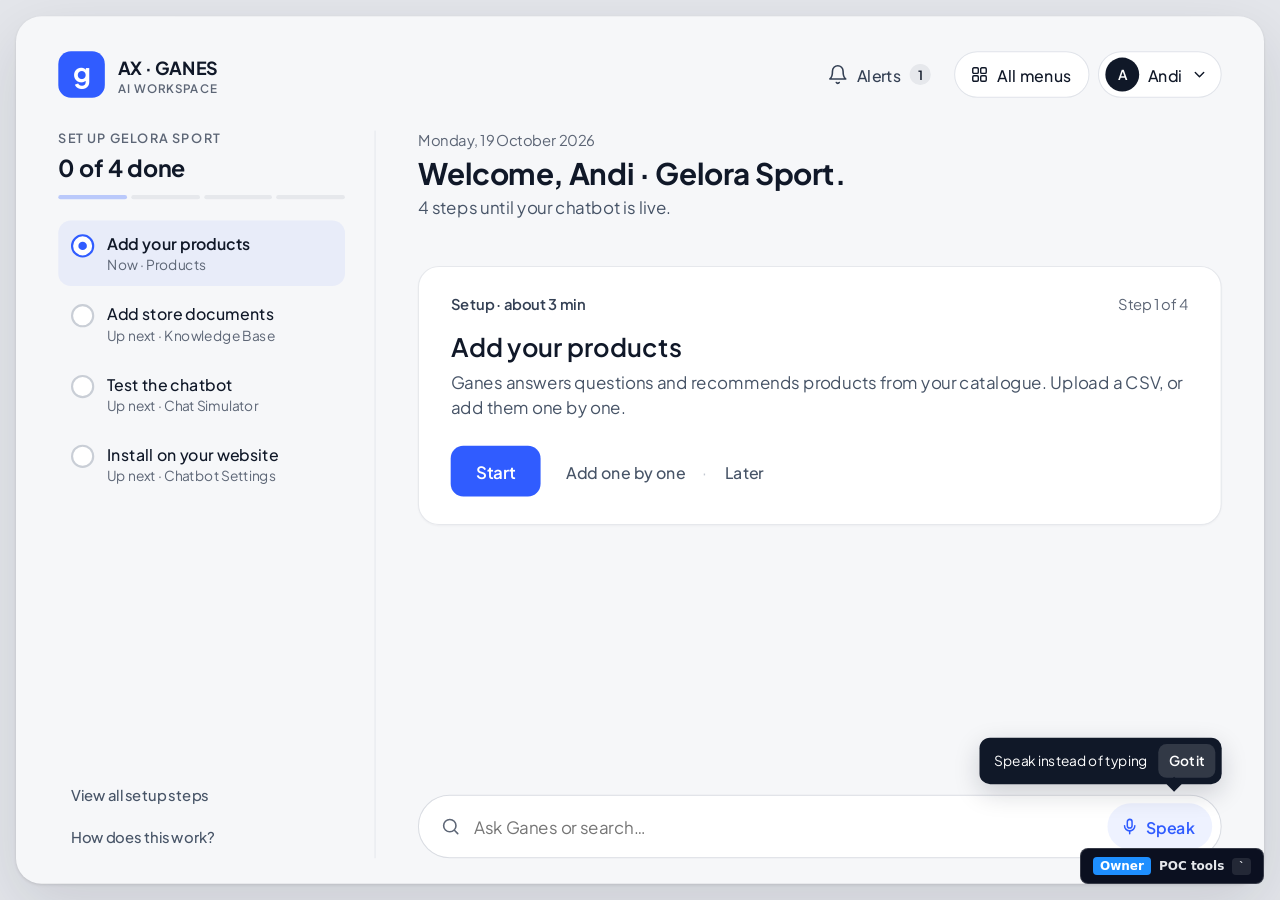
<file: index.html>
<!DOCTYPE html>
<html lang="en">
<head>
<meta charset="utf-8">
<meta name="viewport" content="width=device-width, initial-scale=1">
<title>AX GANES Home Prototype</title>
<link rel="preconnect" href="https://fonts.googleapis.com">
<link href="https://fonts.googleapis.com/css2?family=Plus+Jakarta+Sans:wght@400;500;600;700&display=swap" rel="stylesheet">
<style>
:root{
  --a:#305CFF;--a08:rgba(48,92,255,.08);--a15:rgba(48,92,255,.15);--a30:rgba(48,92,255,.3);
  --t1:#101828;--t2:#344054;--t3:#475467;--t4:#5D6676;--t5:#98A2B3;
  --bd:#E6E8EC;--bd2:#E1E4EA;--bd3:#DADDE3;--bg:#F6F7F9;--card:#FFFFFF;--red:#D92D20;--red2:#B42318;
  --desk:#E4E6EB;
}
*{box-sizing:border-box}
html,body{margin:0;height:100%}
body{background:var(--desk);font-family:'Plus Jakarta Sans',system-ui,sans-serif;color:var(--t1);overflow:hidden}
button{font-family:inherit;cursor:pointer}
[hidden]{display:none!important}

/* ---------- POC tools (same look as AX_GANES_Chat_Menus_POC) ---------- */
.pocb{position:fixed;right:16px;bottom:16px;z-index:9000;display:flex;align-items:center;gap:8px;padding:8px 12px;border-radius:8px;border:1px solid rgba(255,255,255,.18);background:#0B1020;color:#E5E7EB;font:600 12px/1 system-ui,sans-serif;cursor:pointer}
.pocb kbd,.poc kbd{font:600 11px ui-monospace,monospace;padding:2px 6px;border-radius:4px;background:rgba(255,255,255,.1);color:#E5E7EB}
.pocb .pxrl{padding:3px 7px;border-radius:4px;background:#1E8FFF;color:#fff}
.poc{position:fixed;top:0;right:0;bottom:0;width:min(360px,34vw);min-width:300px;z-index:9001;display:none;flex-direction:column;background:#0B1020;color:#C9CED8;border-left:1px solid rgba(255,255,255,.12);font:13px/1.45 system-ui,sans-serif}
.poc.on{display:flex}
.poc header{display:flex;justify-content:space-between;align-items:center;padding:12px 14px;border-bottom:1px solid rgba(255,255,255,.1)}
.poc header b{color:#fff;font-size:14px}.poc header i{font-style:normal;color:#8A8A92;margin-left:6px}
.poc header button{background:none;border:0;color:#C9CED8;font-size:20px;cursor:pointer}
.poc .pxbd{overflow:auto;flex:1}
.poc .pxpn{padding:12px 14px;border-bottom:1px solid rgba(255,255,255,.08)}
.poc h3{margin:0 0 8px;font-size:11px;letter-spacing:.06em;text-transform:uppercase;color:#8A8A92}
.poc .pxmut{color:#8A8A92;font-size:12px}
.poc .pxmut b{color:#E5E7EB}
.poc .pxrow{display:flex;flex-wrap:wrap;gap:6px;margin-top:8px}
.poc .pxcol{display:flex;flex-direction:column;gap:4px}
.poc .pxhb{padding:6px 10px;border-radius:6px;border:1px solid rgba(255,255,255,.16);background:#121933;color:#E5E7EB;font:600 12px system-ui,sans-serif;cursor:pointer;text-align:left}
.poc .pxhb:hover{border-color:rgba(255,255,255,.32)}
.poc .pxhb.pxgo,.poc .pxhb[aria-pressed=true]{background:#1E8FFF;border-color:#1E8FFF;color:#fff}
.poc .pxhb.pxdn{border-color:rgba(248,113,113,.5);color:#FCA5A5}
.poc .pxseg{display:flex;border:1px solid rgba(255,255,255,.16);border-radius:6px;overflow:hidden;margin-top:4px}
.poc .pxseg button{flex:1;padding:7px 4px;background:none;border:0;color:#C9CED8;font:600 12px system-ui,sans-serif;cursor:pointer}
.poc .pxseg button[aria-pressed=true]{background:#1E8FFF;color:#fff}
.poc label.pxl{display:block;margin:10px 0 2px;font-size:12px;color:#8A8A92}
.poc .pxguide{color:#C9CED8;font-size:12.5px;line-height:1.55}
.poc .pxguide b{color:#fff}
.poc kbd.k{display:inline-block;min-width:18px;text-align:center}
.poc .pxkv{display:flex;justify-content:space-between;gap:8px;padding:2px 0;font-size:12px}.poc .pxkv b{color:#E5E7EB;font-weight:600}
body.ax-poc-on #wrap{right:max(300px,min(360px,34vw))}

/* ---------- Tablet stage ---------- */
#wrap{position:fixed;left:0;right:0;top:0;bottom:0;display:flex;align-items:center;justify-content:center}
#tab{width:1180px;height:820px;flex:none;border-radius:24px;overflow:hidden;position:relative;background:var(--bg);box-shadow:0 1px 3px rgba(0,0,0,.12),0 20px 60px rgba(16,24,40,.12);transform-origin:center center;display:flex;flex-direction:column}

/* header */
.hd{position:relative;z-index:10;height:88px;flex:none;padding:22px 40px 0;display:flex;align-items:center;justify-content:space-between}
.brand{display:flex;align-items:center;gap:12px;background:none;border:0;padding:0;text-align:left;color:inherit}
.logo{width:44px;height:44px;border-radius:12px;background:var(--a);color:#fff;display:flex;align-items:center;justify-content:center;font-size:26px;font-weight:700;line-height:1;padding-bottom:4px}
.brand b{display:block;font-size:17px;font-weight:700}
.brand small{display:block;margin-top:2px;font-size:11px;font-weight:600;letter-spacing:.08em;color:var(--t4)}
.nav{display:flex;align-items:center;gap:8px;position:relative}
.pill{height:44px;padding:0 16px 0 14px;border-radius:22px;border:1px solid var(--bd2);background:#fff;color:var(--t1);font-size:15px;font-weight:500;display:flex;align-items:center;gap:8px}
.pill:hover{border-color:#C9CED6}
.pill[aria-expanded=true]{border-color:var(--a);background:var(--a08)}
.alerts{height:44px;padding:0 14px;display:flex;align-items:center;gap:8px;color:var(--t2);font-size:15px;font-weight:500;cursor:default;border-radius:22px;position:relative}
.badge{min-width:20px;height:20px;padding:0 6px;border-radius:10px;background:#E6E8EC;color:var(--t1);font-size:12px;font-weight:600;display:inline-flex;align-items:center;justify-content:center}
.alerts.pulse:after{content:"";position:absolute;inset:-2px;border-radius:24px;border:2px solid var(--a);animation:pl 1.4s ease-out infinite}
@keyframes pl{from{opacity:.9;transform:scale(1)}to{opacity:0;transform:scale(1.18)}}
.av{width:32px;height:32px;border-radius:16px;background:var(--t1);color:#fff;font-size:13px;font-weight:600;display:flex;align-items:center;justify-content:center;flex:none}
.me{padding:0 12px 0 6px}
.gp .dot{width:8px;height:8px;border-radius:4px;background:var(--a)}
.gp.off .dot,.gp.paused .dot{background:var(--t5)}

/* body */
.bd{flex:1;min-height:0;padding:20px 40px 24px;display:flex;position:relative}
.aside{width:300px;flex:none;padding-right:28px;border-right:1px solid var(--bd);display:flex;flex-direction:column}
.cap{font-size:12px;font-weight:600;letter-spacing:.08em;color:var(--t4);text-transform:uppercase}
.prog{margin-top:6px;font-size:22px;font-weight:700}
.segs{margin-top:12px;display:flex;gap:4px}.segs span{flex:1;height:4px;border-radius:2px;background:var(--bd);transition:background .4s}
.steps{list-style:none;margin:20px 0 0;padding:0;display:flex;flex-direction:column;gap:4px}
.steps li{display:flex;align-items:flex-start;gap:12px;padding:12px;border-radius:12px;transition:background .3s}
.steps li.cur{background:rgba(48,92,255,.07)}
.ring{width:22px;height:22px;flex:none;margin-top:1px;border-radius:11px;border:2px solid #C9CED6;background:#fff;display:flex;align-items:center;justify-content:center}
.cur .ring{border-color:var(--a)}.cur .ring:after{content:"";width:8px;height:8px;border-radius:4px;background:var(--a)}
.done .ring{border-color:var(--a);background:var(--a)}
.steps .l{display:block;font-size:15px;line-height:1.35;font-weight:500}
.steps .cur .l{font-weight:600}.steps .done .l{color:var(--t4)}
.steps .s{display:block;margin-top:2px;font-size:13px;color:var(--t4)}
.lnks{margin-top:auto;display:flex;flex-direction:column;align-items:flex-start}
.tl{height:40px;padding:0 12px;border:0;background:none;color:var(--t3);font-size:14px;font-weight:500;border-radius:10px}
.tl:hover{background:#EEF0F3;color:var(--t1)}

.main{flex:1;min-width:0;padding-left:40px;display:flex;flex-direction:column;position:relative}
.date{font-size:14px;color:var(--t4)}
h1{margin:4px 0 0;font-size:28px;line-height:1.25;font-weight:700;letter-spacing:-.01em}
.greet{margin:4px 0 0;font-size:16px;line-height:1.45;color:var(--t3)}
.donebar{height:36px;margin-top:8px;display:flex;align-items:center;gap:8px;font-size:14px}
.donebar .nx{color:var(--t4)}
.undo{margin-left:auto;height:36px;padding:0 8px;border:0;background:none;color:var(--t2);font-size:14px;font-weight:600;text-decoration:underline;text-underline-offset:3px}
.card{background:#fff;border:1px solid var(--bd);border-radius:20px;box-shadow:0 1px 2px rgba(16,24,40,.04);padding:26px 30px}
.card.anim{animation:cin .35s cubic-bezier(.2,.8,.2,1)}
@keyframes cin{from{opacity:0;transform:translateY(8px)}to{opacity:1;transform:none}}
.ctop{display:flex;align-items:center;justify-content:space-between;font-size:14px}
.tag{display:flex;align-items:center;gap:8px;font-weight:600;color:var(--t2)}
.tag.urg{color:var(--red2)}.tag.urg:before{content:"";width:8px;height:8px;border-radius:4px;background:var(--red)}
.stp{color:var(--t4)}
.card h2{margin:16px 0 0;font-size:24px;line-height:1.3;font-weight:600}
.card p{margin:6px 0 0;font-size:16px;line-height:1.5;color:var(--t3)}
.draft{margin-top:16px;background:var(--bg);border-radius:12px;padding:12px 16px}
.draft div{font-size:12px;font-weight:600;letter-spacing:.06em;color:var(--t4)}
.draft p{margin:4px 0 0!important;font-size:15px!important;color:var(--t1)!important}
.acts{margin-top:24px;display:flex;align-items:center;gap:4px}
.pri{height:48px;padding:0 24px;border:0;border-radius:12px;background:var(--a);color:#fff;font-size:16px;font-weight:600;margin-right:8px}
.pri:hover{background:#2449D8}
.sec{height:44px;padding:0 12px;border:0;background:none;color:var(--t3);font-size:15px;font-weight:500;border-radius:10px}
.sec:hover{background:#EEF0F3;color:var(--t1)}
.sepd{color:#C2C7D0}
.clr{display:flex;align-items:flex-start;gap:16px}
.ck{width:48px;height:48px;flex:none;border-radius:24px;background:var(--a08);display:flex;align-items:center;justify-content:center}
.clr h2{margin:0}.clr p{margin-top:4px}
.shh{margin-top:22px;display:flex;align-items:baseline;gap:8px}.shh b{font-size:14px}.shh span{font-size:13px;color:var(--t4)}
.shl{margin-top:8px;display:flex;flex-direction:column}
.shb{min-height:60px;padding:10px 4px;border:0;border-top:1px solid #EEF0F3;background:none;text-align:left;display:flex;align-items:center;gap:12px;border-radius:0}
.shb:hover{background:#FAFBFC}
.shb .x{flex:1;display:flex;flex-direction:column;gap:2px}.shb .x b{font-size:16px;font-weight:600}.shb .x small{font-size:13px;color:var(--t4)}
.shb .o{font-size:14px;font-weight:600;color:var(--a)}

/* ask field */
.askw{margin-top:auto;position:relative}
.ask{height:60px;border-radius:30px;background:#fff;border:1px solid var(--bd3);display:flex;align-items:center;gap:10px;padding:0 8px 0 20px;transition:border-color .15s,box-shadow .15s}
.ask:focus-within{border-color:var(--a);box-shadow:0 0 0 4px var(--a08)}
.ask.lis{border:2px solid var(--a)}
.ask input{flex:1;min-width:0;height:44px;border:0;outline:0;background:none;font-family:inherit;font-size:16px;color:var(--t1)}
.speak{height:44px;padding:0 16px 0 12px;border-radius:22px;border:0;background:var(--a08);color:var(--a);font-size:15px;font-weight:600;display:flex;align-items:center;gap:6px}
.speak.on{background:var(--a);color:#fff}
.askbtn{height:44px;padding:0 18px;border-radius:22px;border:0;background:var(--a);color:#fff;font-size:15px;font-weight:600}
.tip{position:absolute;right:0;bottom:70px;background:var(--t1);color:#fff;font-size:13px;border-radius:10px;padding:6px 6px 6px 14px;display:flex;align-items:center;gap:10px;box-shadow:0 8px 24px rgba(16,24,40,.18);animation:cin .3s}
.tip button{height:32px;padding:0 10px;border:0;border-radius:8px;background:rgba(255,255,255,.14);color:#fff;font-size:13px;font-weight:600}
.tip:after{content:"";position:absolute;right:40px;bottom:-5px;width:10px;height:10px;background:var(--t1);transform:rotate(45deg)}

/* voice panel (waveform from AX_GANES_Chat_Menus_POC) */
.vx{position:absolute;left:40px;right:0;top:108px;bottom:76px;background:var(--bg);display:flex;flex-direction:column;align-items:center;justify-content:center;text-align:center;animation:vxin .3s ease-out;z-index:4;
  --vw1:rgba(31,111,229,.85);--vw2:rgba(20,70,190,1);--vwf:rgba(31,111,229,.08);--vws:rgba(31,111,229,.55)}
@keyframes vxin{from{opacity:0;transform:translateY(14px)}to{opacity:1;transform:none}}
.vx-say{max-width:560px;min-height:3.4em;display:grid;place-items:center;font-size:26px;line-height:1.35;color:var(--t1)}
.vx-say.dim{font-size:16px;color:var(--t4)}
.vx-cv{display:block;width:560px;height:120px;margin-top:10px}
.vx-src{margin-top:4px;font-size:12px;color:var(--t4)}
.vx-ctl{display:flex;gap:10px;margin-top:14px}
.vbtn{height:44px;padding:0 16px;border-radius:22px;border:1px solid var(--bd3);background:#fff;color:var(--t2);font-size:14px;font-weight:600;display:flex;align-items:center;gap:6px}
.vbtn.p{background:var(--a);border-color:var(--a);color:#fff}
.vbtn:disabled{opacity:.4;cursor:default}

/* gesture panel + confirm bar (from Gesture.dc.html) */
.gpan{position:absolute;top:84px;right:40px;width:310px;background:#fff;border:1px solid var(--bd);border-radius:16px;box-shadow:0 16px 40px rgba(16,24,40,.14);padding:14px 14px 10px;z-index:20;animation:cin .25s}
.gpan .h{display:flex;align-items:center;justify-content:space-between;padding:0 4px 8px}
.gpan .h b{font-size:15px}.gpan .h span{font-size:12px;color:var(--t4);display:flex;align-items:center;gap:6px}
.gpan .h span i{width:8px;height:8px;border-radius:4px;background:var(--a)}
.chip{width:100%;position:relative;overflow:hidden;min-height:56px;margin-top:4px;padding:6px 8px;border-radius:12px;border:1px solid var(--bd);background:#fff;text-align:left;display:flex;align-items:center;gap:10px;user-select:none;-webkit-user-select:none;touch-action:none}
.chip.on{border-color:var(--a);background:var(--a08)}
.chip .x{display:flex;flex-direction:column;gap:1px;flex:1}.chip .x b{font-size:14px;font-weight:600}.chip .x small{font-size:12px;color:var(--t4)}
.chip kbd{font:600 11px/18px 'Plus Jakarta Sans';padding:0 6px;border:1px solid var(--bd3);border-radius:5px;color:var(--t4)}
.chip .bar{position:absolute;left:0;bottom:0;height:3px;background:var(--a);width:0}
.gpan .f{margin-top:6px;padding:4px 4px 0;display:flex;align-items:center;justify-content:space-between;font-size:13px;color:var(--t4)}
.gpan .f button{height:36px;padding:0 6px;border:0;background:none;color:var(--t3);font-size:13px;font-weight:600}
.cam{margin-top:8px;border-radius:10px;overflow:hidden;background:#0B1020;position:relative;height:120px}
.cam video{width:100%;height:100%;object-fit:cover;transform:scaleX(-1)}
.cam span{position:absolute;left:8px;bottom:6px;font-size:11px;color:#fff;background:rgba(0,0,0,.45);padding:2px 6px;border-radius:6px}
.gbar{position:absolute;left:490px;bottom:100px;width:540px;overflow:hidden;background:#fff;border:1px solid var(--bd);border-radius:16px;box-shadow:0 16px 40px rgba(16,24,40,.16);padding:12px 12px 14px 14px;display:flex;align-items:center;gap:12px;z-index:21;animation:cin .2s}
.gbar .ic{width:48px;height:48px;flex:none;border-radius:24px;background:var(--a08);display:flex;align-items:center;justify-content:center}
.gbar .ic.g{background:#F2F4F7}
.gbar .x{flex:1;display:flex;flex-direction:column;gap:2px}.gbar .x b{font-size:16px}.gbar .x small{font-size:13px;color:var(--t4)}
.gbar .cn{height:44px;padding:0 18px;border-radius:12px;border:1px solid #D0D5DD;background:#fff;font-size:15px;font-weight:600}
.gbar .bar{position:absolute;left:0;bottom:0;height:4px;background:var(--a)}

/* dropdown: profile */
.dd{position:absolute;top:52px;right:0;width:300px;background:#fff;border:1px solid var(--bd);border-radius:16px;box-shadow:0 16px 40px rgba(16,24,40,.14);padding:8px;z-index:30;animation:cin .2s}
.dd .who{display:flex;align-items:center;gap:12px;padding:10px 10px 12px;border-bottom:1px solid var(--bd);margin-bottom:6px}
.dd .who b{display:block;font-size:15px}.dd .who small{display:block;font-size:12.5px;color:var(--t4)}
.dd .av{width:40px;height:40px;border-radius:20px;font-size:15px}
.di{width:100%;min-height:44px;padding:8px 10px;border:0;background:none;border-radius:10px;display:flex;align-items:center;gap:12px;text-align:left;color:var(--t1);font-size:14.5px;font-weight:500}
.di:hover{background:var(--bg)}
.di svg{color:var(--t4);flex:none}
.di small{margin-left:auto;font-size:11.5px;color:var(--t5);font-weight:500}
.dh{margin:10px 10px 4px;font-size:11px;font-weight:700;letter-spacing:.08em;color:var(--t4)}
.dsep{height:1px;background:var(--bd);margin:6px 2px}

/* All menus sheet */
.scrim{position:absolute;inset:0;background:rgba(16,24,40,.28);z-index:40;animation:fd .25s}
@keyframes fd{from{opacity:0}}
.sheet{position:absolute;left:50%;top:50%;width:820px;max-height:720px;transform:translate(-50%,-50%);background:#fff;border-radius:24px;box-shadow:0 24px 60px rgba(16,24,40,.22);z-index:41;display:flex;flex-direction:column;animation:shin .55s cubic-bezier(.16,1,.3,1)}
@keyframes shin{from{opacity:0;transform:translate(-50%,40%) scale(.96)}to{opacity:1;transform:translate(-50%,-50%)}}
.sh{padding:24px 28px 0;display:flex;align-items:flex-start;gap:16px}
.sh h3{margin:0;font-size:22px}.sh p{margin:4px 0 0;font-size:14px;color:var(--t4)}
.sh .sp{flex:1}
.close{height:40px;padding:0 14px;border-radius:20px;border:1px solid var(--bd2);background:#fff;font-size:14px;font-weight:600;color:var(--t2)}
.msrch{margin:16px 28px 0;height:44px;border:1px solid var(--bd3);border-radius:12px;display:flex;align-items:center;gap:8px;padding:0 14px}
.msrch:focus-within{border-color:var(--a)}
.msrch input{flex:1;border:0;outline:0;font-family:inherit;font-size:15px}
.sb{overflow:auto;padding:4px 28px 8px}
.ms{margin-top:18px}
.ms h4{margin:0 0 8px;font-size:12px;font-weight:700;letter-spacing:.08em;color:var(--t4);text-transform:uppercase;display:flex;align-items:center;gap:10px}
.ms h4:after{content:"";flex:1;height:1px;background:var(--bd)}
.mg{display:grid;grid-template-columns:repeat(3,1fr);gap:8px}
.mi{min-height:76px;padding:12px;border:1px solid var(--bd);border-radius:14px;background:#fff;display:flex;align-items:flex-start;gap:12px;text-align:left;animation:miIn .5s cubic-bezier(.2,.9,.3,1.15) both;animation-delay:calc(.12s + var(--i,0)*40ms)}
@keyframes miIn{from{opacity:0;transform:translateY(16px) scale(.9)}to{opacity:1;transform:none}}
.mi:hover{border-color:var(--a);box-shadow:0 4px 14px rgba(48,92,255,.08)}
.mi .ti{width:40px;height:40px;flex:none;border-radius:12px;background:var(--a08);color:var(--a);display:flex;align-items:center;justify-content:center}
.mi .x{min-width:0}.mi b{display:block;font-size:15px;font-weight:600;color:var(--t1)}.mi small{display:block;margin-top:2px;font-size:12.5px;line-height:1.4;color:var(--t4)}
.mi .tbd{display:inline-block;margin-left:4px;font-size:10.5px;font-weight:700;color:var(--t4);background:#F2F4F7;border-radius:6px;padding:1px 5px;vertical-align:2px}
.sf{margin:12px 28px 24px;padding:12px 14px;border-radius:14px;background:var(--bg);display:flex;align-items:center;gap:12px;font-size:14px;color:var(--t3)}
.sf svg{color:var(--t4);flex:none}.sf b{color:var(--t1)}
.sf .sp{flex:1}
.ghost{height:40px;padding:0 14px;border-radius:12px;border:1px solid var(--bd3);background:#fff;font-size:14px;font-weight:600;color:var(--t1);white-space:nowrap}
.empty{padding:30px 0;text-align:center;color:var(--t4);font-size:14px}

/* Settings (layout from POC Profile) */
.pg{flex:1;min-height:0;padding:12px 40px 24px;display:flex;flex-direction:column}
.back{align-self:flex-start;height:36px;padding:0 12px 0 8px;border:0;background:none;border-radius:10px;font-size:14px;font-weight:600;color:var(--t3);display:flex;align-items:center;gap:4px}
.back:hover{background:#EEF0F3;color:var(--t1)}
.pgh{margin:8px 0 14px}.pgh h2{margin:0;font-size:24px}.pgh p{margin:4px 0 0;font-size:14px;color:var(--t4)}
.pfg{flex:1;min-height:0;display:grid;grid-template-columns:300px minmax(0,1fr);gap:16px}
.pnl{background:#fff;border:1px solid var(--bd);border-radius:20px;min-height:0}
.pfl{padding:22px;display:flex;flex-direction:column;gap:14px}
.pfa{width:72px;height:72px;border-radius:36px;background:var(--t1);color:#fff;display:flex;align-items:center;justify-content:center;font-size:26px;font-weight:600}
.pfl h3{margin:0;font-size:20px}.pfl .w small{display:block;margin-top:2px;font-size:13px;color:var(--t4)}
.pfk{display:flex;flex-direction:column;gap:12px;padding-top:14px;border-top:1px solid var(--bd)}
.pfk div{display:flex;justify-content:space-between;font-size:13px;color:var(--t4)}.pfk b{color:var(--t1);font-weight:600}
.qb{height:6px;border-radius:3px;background:var(--bd);overflow:hidden}.qb i{display:block;height:100%;background:var(--a)}
.pfo{margin-top:auto}
.out{height:44px;width:100%;border-radius:12px;border:1px solid #F4C7C3;background:#fff;color:var(--red2);font-size:14px;font-weight:600}
.svp{display:flex;flex-direction:column;overflow:hidden}
.tabs{display:flex;gap:4px;padding:12px 12px 0;border-bottom:1px solid var(--bd);overflow-x:auto}
.tabs button{height:40px;padding:0 14px;border:0;border-bottom:2px solid transparent;background:none;font-size:14px;font-weight:600;color:var(--t4);white-space:nowrap}
.tabs button[aria-selected=true]{color:var(--a);border-bottom-color:var(--a)}
.tc{flex:1;overflow:auto;padding:4px 0 12px}
.sh2{margin:16px 20px 2px;font-size:12px;font-weight:700;letter-spacing:.06em;color:var(--t4);text-transform:uppercase}
.r2{display:flex;align-items:center;justify-content:space-between;gap:16px;padding:14px 20px;border-bottom:1px solid var(--bd)}
.r2 b{display:block;font-size:14.5px;font-weight:600}.r2 small{display:block;margin-top:2px;font-size:12.5px;line-height:1.45;color:var(--t4);max-width:520px}
.sw{width:44px;height:26px;flex:none;border-radius:13px;border:0;background:#D0D5DD;position:relative;transition:background .2s}
.sw:after{content:"";position:absolute;top:3px;left:3px;width:20px;height:20px;border-radius:10px;background:#fff;box-shadow:0 1px 2px rgba(0,0,0,.2);transition:left .2s}
.sw[aria-checked=true]{background:var(--a)}.sw[aria-checked=true]:after{left:21px}
.sw:disabled{opacity:.5;cursor:default}
.seg{display:flex;background:var(--bg);border-radius:10px;padding:3px;flex:none}
.seg button{height:32px;padding:0 12px;border:0;border-radius:8px;background:none;font-size:13px;font-weight:600;color:var(--t4)}
.seg button[aria-pressed=true]{background:#fff;color:var(--t1);box-shadow:0 1px 2px rgba(16,24,40,.08)}
.poses{display:grid;grid-template-columns:1fr 1fr;gap:8px;padding:12px 20px 4px}
.pose{display:flex;align-items:center;gap:10px;padding:8px 10px;border:1px solid var(--bd);border-radius:12px}
.pose b{display:block;font-size:13.5px}.pose small{display:block;font-size:12px;color:var(--t4)}
.ff{display:grid;grid-template-columns:1fr 1fr;gap:4px 16px;padding:4px 20px}
.ff label{display:block;margin-top:14px;font-size:13px;font-weight:600;color:var(--t2)}
.ff input,.ff select{width:100%;height:44px;margin-top:6px;padding:0 12px;border:1px solid var(--bd3);border-radius:10px;font-family:inherit;font-size:14.5px;color:var(--t1);background:#fff}
.ff input[readonly]{background:var(--bg);color:var(--t4)}
.ff small{display:block;margin-top:4px;font-size:12px;color:var(--t4)}
.note{margin:16px 20px;padding:14px 16px;border-radius:12px;background:var(--bg);font-size:14px;line-height:1.5;color:var(--t3)}
.badge2{display:inline-block;font-size:11px;font-weight:700;background:var(--a08);color:var(--a);border-radius:6px;padding:2px 6px;margin-left:6px;vertical-align:1px}

/* AI room (from POC) */
.ai{flex:1;min-height:0;display:flex;flex-direction:column;width:100%;max-width:860px;margin:0 auto;padding:4px 40px 24px}
.aih{display:flex;align-items:center;gap:12px;padding:6px 0 12px;border-bottom:1px solid var(--bd)}
.aih .back{margin-right:4px}
.aiav{width:40px;height:40px;flex:none;border-radius:12px;background:var(--a);color:#fff;display:flex;align-items:center;justify-content:center;font-weight:700;font-size:18px;padding-bottom:2px}
.aiav.sm{width:34px;height:34px;font-size:16px;border-radius:10px}
.aih b{display:block;font-size:16px}.aih small{display:flex;align-items:center;gap:6px;font-size:12px;color:var(--t4)}
.aih small i{width:8px;height:8px;border-radius:4px;background:#12B76A}
.ail{flex:1;min-height:0;overflow:auto;display:flex;flex-direction:column;gap:14px;padding:16px 2px}
.aiu{align-self:flex-end;max-width:70%;padding:12px 16px;border-radius:16px 16px 4px 16px;background:var(--a);color:#fff;font-size:15px;line-height:1.5;animation:cin .25s}
.aiu small{display:block;margin-top:4px;text-align:right;font-size:11px;opacity:.85}
.aia{display:flex;align-items:flex-start;gap:12px;max-width:88%;animation:cin .3s}
.aic{min-width:0;padding:16px 18px;border:1px solid var(--bd);border-radius:4px 16px 16px 16px;background:#fff}
.aic h4{margin:0 0 6px;font-size:17px}
.aic p{margin:0;font-size:15px;line-height:1.55;color:var(--t2);white-space:pre-line}
.aic .btns{display:flex;flex-wrap:wrap;gap:8px;margin-top:14px}
.ab{height:40px;padding:0 14px;border-radius:10px;border:1px solid var(--bd3);background:#fff;font-size:14px;font-weight:600;color:var(--t1)}
.ab.p{background:var(--a);border-color:var(--a);color:#fff}
.aic time{display:block;margin-top:10px;font-size:11px;color:var(--t5)}
.aid{display:flex;gap:5px;padding:6px 2px}.aid i{width:7px;height:7px;border-radius:50%;background:var(--t5);animation:aidp 1s infinite}.aid i:nth-child(2){animation-delay:.15s}.aid i:nth-child(3){animation-delay:.3s}
@keyframes aidp{0%,60%,100%{opacity:.3;transform:translateY(0)}30%{opacity:1;transform:translateY(-3px)}}
.ai .vx{left:40px;right:40px;top:70px}

/* toast */
.toast{position:absolute;top:92px;left:50%;transform:translateX(-50%);width:520px;text-align:center;background:var(--t1);color:#fff;font-size:14px;line-height:1.4;padding:12px 18px;border-radius:12px;box-shadow:0 8px 24px rgba(16,24,40,.18);z-index:60;animation:cin .25s}
/* gesture panel in the task list column (storyboard frames 1–6) */
.gs{margin-top:auto;border-top:1px solid var(--bd);padding-top:14px;display:flex;flex-direction:column}
.gs .st{display:flex;align-items:center;gap:8px}
.gs .st i{width:8px;height:8px;flex:none;border-radius:4px;background:var(--a)}
.gs .st i.g{background:var(--t5)}
.gs .st b{font-size:14px;font-weight:600;flex:1}
.gs .st button{height:32px;padding:0 4px;border:0;background:none;color:var(--t3);font-size:13px;font-weight:600}
.gs .sub{margin:2px 0 0 16px;font-size:12px;color:var(--t4)}
.gs .chs{margin-top:10px;display:flex;flex-direction:column;gap:6px;transition:opacity .2s}
.gs .chs.dim{opacity:.4;pointer-events:none}
.gs .chip{margin-top:0;min-height:48px;padding:0 10px 0 6px;gap:8px}
.gs .chip .x{flex-direction:row;align-items:center;justify-content:space-between}
.gs .chip .x b{font-size:14px}.gs .chip .x small{font-size:12px}
.gs .hnt{margin-top:8px;display:flex;align-items:center;gap:6px;font-size:12px;color:var(--t4)}
.gs .on{margin-top:12px;height:44px;border-radius:12px;border:1px solid #D0D5DD;background:#fff;color:var(--t1);font-size:14px;font-weight:600}
.gs .camt{margin-top:8px;height:72px;border-radius:10px;overflow:hidden;background:#0B1020;position:relative}
.gs .camt video{width:100%;height:100%;object-fit:cover;transform:scaleX(-1)}
.gs .camt span{position:absolute;left:6px;bottom:4px;font-size:10.5px;color:#fff;background:rgba(0,0,0,.45);padding:1px 6px;border-radius:6px}
.lnks.inl{margin-top:4px;flex-direction:row;align-items:center}
.ask.typ{border:2px solid var(--a)}
/* Gesture Shortcuts setup wizard */
.wz{position:absolute;left:50%;top:50%;width:720px;transform:translate(-50%,-50%);background:#fff;border-radius:24px;box-shadow:0 24px 60px rgba(16,24,40,.22);z-index:41;padding:26px 30px 24px;animation:cin .3s}
.wz .wh{display:flex;align-items:flex-start;justify-content:space-between}
.wz h3{margin:0;font-size:22px}.wz .wh p{margin:4px 0 0;font-size:14px;color:var(--t4)}
.wz ol{list-style:none;display:flex;gap:6px;margin:18px 0 0;padding:0}
.wz ol li{flex:1;font-size:12.5px;font-weight:600;color:var(--t5)}
.wz ol li:before{content:"";display:block;height:4px;border-radius:2px;background:var(--bd);margin-bottom:6px}
.wz ol li.on{color:var(--t1)}.wz ol li.on:before{background:var(--a)}
.wz .wb{margin-top:20px;min-height:250px}
.wz .wf{margin-top:20px;display:flex;align-items:center;gap:8px}
.wz .wf .sp{flex:1}
.camb{height:200px;border-radius:16px;background:#0B1020;color:#C9CED8;display:flex;align-items:center;justify-content:center;flex-direction:column;gap:8px;overflow:hidden;position:relative}
.camb video{position:absolute;inset:0;width:100%;height:100%;object-fit:cover;transform:scaleX(-1)}
.chk{display:flex;gap:18px;margin-top:12px;font-size:14px;color:var(--t2)}
.chk span{display:flex;align-items:center;gap:6px}
.maprow{display:flex;align-items:center;gap:14px;padding:10px 0;border-bottom:1px solid var(--bd)}
.maprow b{display:block;font-size:15px}.maprow small{display:block;font-size:12.5px;color:var(--t4)}
.maprow .x{flex:1}
.maprow select{height:44px;min-width:260px;border:1px solid var(--bd3);border-radius:10px;padding:0 10px;font-family:inherit;font-size:14.5px;background:#fff}
.blk{margin-top:14px;padding:10px 14px;border-radius:12px;background:var(--bg);font-size:13px;color:var(--t3);display:flex;gap:8px;align-items:center}
.prc{display:grid;grid-template-columns:1fr 1fr;gap:12px}
.prc .chip{min-height:72px}
.prc .ok{color:#067647;font-weight:600;font-size:13px}
/* v2.5 guided task (to-do → next, next, done) */
.gt{flex:1;min-height:0;background:var(--bg);display:flex;flex-direction:column;animation:cin .3s}
.gt-top{flex:none;padding:8px 40px 0;display:flex;align-items:flex-start;gap:20px}
.gt-top .x{flex:1}.gt-top small{display:block;font-size:12px;font-weight:600;letter-spacing:.08em;color:var(--t4);text-transform:uppercase}
.gt-top b{display:block;margin-top:4px;font-size:20px;font-weight:700}
.gt-segs{display:flex;gap:4px;margin-top:12px}.gt-segs span{flex:1;height:4px;border-radius:2px;background:var(--bd);transition:background .3s}.gt-segs span.on{background:var(--a)}
.gt-body{flex:1;min-height:0;position:relative;display:flex;align-items:center;justify-content:center;padding:34px 40px 28px;overflow:hidden}
.gt-stack{position:relative;width:640px;max-width:100%}
.gt-paper{position:absolute;left:0;right:0;top:0;height:100%;background:#fff;border:1px solid var(--bd);border-radius:20px;box-shadow:0 1px 2px rgba(16,24,40,.04);pointer-events:none}
.gt-paper.p1{transform:translateY(-30px) scale(.97);z-index:1}
.gt-paper.p2{transform:translateY(-56px) scale(.94) rotate(-1.4deg);z-index:0}
.gt-paper span{position:absolute;left:24px;top:8px;font-size:11.5px;font-weight:600;color:var(--t4);display:flex;align-items:center;gap:6px}
.gt-paper span:before{content:"";width:7px;height:7px;border-radius:4px;background:#C9CED6}
.gt-stack .gt-card{position:relative;z-index:2;width:100%;box-shadow:0 12px 32px rgba(16,24,40,.10)}
.gt-card.in{animation:gtin .38s cubic-bezier(.2,.8,.2,1)}
.gt-card.back{animation:gtback .38s cubic-bezier(.2,.8,.2,1)}
@keyframes gtin{from{opacity:0;transform:translateY(-18px) scale(.965)}to{opacity:1;transform:none}}
@keyframes gtback{from{opacity:0;transform:translateX(-80px)}to{opacity:1;transform:none}}
.gt-foot{margin-top:24px;padding-top:14px;border-top:1px solid var(--bd);display:flex;align-items:center;gap:12px;font-size:13.5px;color:var(--t4)}
.gt-foot .sp{flex:1}
.gt-foot .pri{height:44px;margin:0;font-size:15px}
.gt-foot .pri:disabled{opacity:.4;cursor:default}
.gt-prev{position:absolute;left:-24px;top:50%;transform:translateY(-50%);width:210px;height:62%;min-height:260px;background:#fff;border:1px solid var(--bd);border-radius:20px;box-shadow:0 1px 2px rgba(16,24,40,.04);display:flex;flex-direction:column;justify-content:center;gap:10px;padding:24px 22px 24px 46px;text-align:left;font-family:inherit;color:var(--t1);transition:transform .2s,box-shadow .2s}
.gt-prev:hover{transform:translateY(-50%) translateX(6px);box-shadow:0 8px 24px rgba(16,24,40,.10)}
.gt-prev .ar{width:44px;height:44px;border-radius:22px;background:var(--a08);color:var(--a);display:flex;align-items:center;justify-content:center}
.gt-prev b{font-size:18px;line-height:1.25}.gt-prev small{font-size:13px;color:var(--t4);line-height:1.4}
.gt-card{width:640px;max-width:100%;align-self:flex-start;background:#fff;border:1px solid var(--bd);border-radius:20px;padding:30px 32px;animation:cin .3s}
.gt-card h2{margin:0;font-size:24px;line-height:1.3}.gt-card>p{margin:6px 0 0;font-size:16px;line-height:1.5;color:var(--t3)}
.gt-f{margin-top:22px}
.gt-f label{display:block;font-size:13px;font-weight:600;color:var(--t2);margin-bottom:6px}
.gt-in{display:flex;align-items:center;gap:8px;border:1px solid var(--bd3);border-radius:14px;padding:0 6px 0 14px;background:#fff}
.gt-in:focus-within{border-color:var(--a);box-shadow:0 0 0 4px var(--a08)}
.gt-in input,.gt-in textarea{flex:1;min-width:0;border:0;outline:0;font-family:inherit;font-size:16px;color:var(--t1);background:none;padding:13px 0}
.gt-in textarea{min-height:96px;resize:vertical;line-height:1.5}
.gt-in .speak{height:38px;padding:0 12px 0 10px;font-size:14px;align-self:center}
.gt-two{display:grid;grid-template-columns:1fr 1fr;gap:12px}
.gt-ch{display:grid;grid-template-columns:1fr 1fr;gap:10px;margin-top:22px}
.gt-ch button{min-height:84px;padding:14px 16px;border:1px solid var(--bd);border-radius:16px;background:#fff;text-align:left;display:flex;gap:12px;align-items:flex-start;font-family:inherit}
.gt-ch button:hover{border-color:#C9CED6}.gt-ch button[aria-pressed=true]{border-color:var(--a);background:var(--a08)}
.gt-ch .ti{width:40px;height:40px;flex:none;border-radius:12px;background:var(--a08);color:var(--a);display:flex;align-items:center;justify-content:center}
.gt-ch b{display:block;font-size:15.5px;color:var(--t1)}.gt-ch small{display:block;margin-top:2px;font-size:13px;color:var(--t4);line-height:1.4}
.gt-chips{display:flex;flex-wrap:wrap;gap:8px;margin-top:22px}
.gt-chips button{height:40px;padding:0 16px;border-radius:20px;border:1px solid var(--bd3);background:#fff;font-size:14.5px;font-weight:500;color:var(--t2)}
.gt-chips button[aria-pressed=true]{border-color:var(--a);background:var(--a08);color:var(--a);font-weight:600}
.gt-drop{margin-top:22px;border:1.5px dashed #C9CED6;border-radius:16px;padding:26px;text-align:center;color:var(--t3);font-size:14.5px}
.gt-drop b{display:block;color:var(--t1);font-size:16px;margin:8px 0 2px}
.gt-drop .acts{justify-content:center;margin-top:14px}
.gt-file{margin-top:12px;display:flex;flex-direction:column;gap:8px}
.gt-file div{display:flex;align-items:center;gap:10px;padding:10px 14px;border:1px solid var(--bd);border-radius:12px;font-size:14.5px}
.gt-file div span{flex:1}.gt-file em{font-style:normal;font-size:12.5px;font-weight:600;color:var(--t4)}
.gt-file em.ok{color:#067647}.gt-file em.bad{color:var(--red2)}
.gt-prog{margin-top:26px}.gt-prog .bar{height:8px;border-radius:4px;background:var(--bd);overflow:hidden}.gt-prog .bar i{display:block;height:100%;background:var(--a);transition:width .2s}
.gt-prog p{margin:10px 0 0;font-size:14px;color:var(--t3)}
.gt-kv{margin-top:20px;border-top:1px solid var(--bd)}.gt-kv div{display:flex;justify-content:space-between;gap:16px;padding:12px 0;border-bottom:1px solid var(--bd);font-size:15px}.gt-kv span{color:var(--t4)}.gt-kv b{text-align:right}
.gt-ok{display:flex;align-items:center;gap:14px;margin-top:4px}
.gt-ok .ck{width:52px;height:52px}
.gt-note{margin-top:18px;padding:12px 14px;border-radius:12px;background:var(--bg);font-size:14px;color:var(--t3);line-height:1.5}
.gt-code{margin-top:18px;padding:14px;border-radius:12px;background:#0B1020;color:#C9D4FF;font:13px/1.6 ui-monospace,Menlo,monospace;white-space:pre-wrap;word-break:break-all}
.gt-list{margin:18px 0 0;padding:0;list-style:none}.gt-list li{display:flex;gap:10px;align-items:flex-start;padding:8px 0;font-size:15px;color:var(--t2)}
.gt-list li i{width:22px;height:22px;flex:none;border-radius:11px;border:2px solid #C9CED6;margin-top:1px}.gt-list li.ok i{border-color:#067647;background:#067647}.gt-list li.no i{border-color:var(--red);background:var(--red)}
.gt-bot{display:none}
.gt-bot .sp{flex:1}
.gt-bot .pri{margin-right:0}
.gt-bot .pri:disabled{opacity:.4;cursor:default}
body.shot{background:#F6F7F9}body.shot #wrap{position:static}body.shot #tab{transform:none!important;border-radius:0;box-shadow:none}
</style>
</head>
<body>

<button class="pocb" id="pocBtn" type="button" title="POC tools (`)"><span class="pxrl">Owner</span>POC tools <kbd>`</kbd></button>
<aside class="poc" id="poc" aria-label="POC tools">
  <header><div><b>POC tools</b><i>v2.9 · Home</i></div><button id="pocX" aria-label="Close POC tools">×</button></header>
  <div class="pxbd">
    <div class="pxpn"><h3>Scenario</h3><div class="pxcol" id="scs"></div></div>
    <div class="pxpn"><h3>Guide</h3><div class="pxguide" id="hint"></div></div>
    <div class="pxpn" id="gtools"><h3>Gesture frames (storyboard)</h3>
      <div class="pxrow" id="gfr"></div>
      <label class="pxl">Play flow</label>
      <div class="pxrow"><button class="pxhb pxgo" data-flow="A">A · Hands busy (V sign)</button><button class="pxhb" data-flow="B">B · Cashier (thumb → fist)</button><button class="pxhb" data-flow="C">C · Restock (one finger)</button></div>
      <label class="pxl">Simulate</label>
      <div class="pxrow"><button class="pxhb" id="gAway">No hand for 60 s</button><button class="pxhb" id="gTab">Tab not active</button><button class="pxhb" id="gSetup">Run setup (2 min)</button></div>
      <div class="pxmut" style="margin-top:8px">Keys: hold <kbd class="k">V</kbd> V sign · <kbd class="k">U</kbd> thumb up · <kbd class="k">O</kbd> one finger · <kbd class="k">F</kbd> fist</div>
    </div>
    <div class="pxpn"><h3>Options</h3>
      <label class="pxl">Time of day</label><div class="pxseg" id="oTime"><button data-v="morning">Morning</button><button data-v="evening">Evening</button></div>
      <label class="pxl">Voice input</label><div class="pxseg" id="oVoice"><button data-v="sim">Simulated</button><button data-v="real">Real microphone</button></div>
      <label class="pxl">Gesture input</label><div class="pxseg" id="oCam"><button data-v="sim">Keys / chips</button><button data-v="real">Real camera</button></div>
    </div>
    <div class="pxpn"><h3>Self-test</h3><div class="pxmut">Runs every flow through the real engine and pages, then restores your data.</div>
      <div class="pxrow"><button class="pxhb pxgo" id="bSelf" type="button">Run self-test</button></div><div class="pxmut" id="stSum" style="margin-top:8px;font-weight:600"></div><div id="stList" style="max-height:260px;overflow:auto;margin-top:6px;font-size:12px;line-height:1.5"></div></div>
    <div class="pxpn"><h3>Navigation</h3><div class="pxrow"><button class="pxhb" id="btnReset">Reset scenario</button><button class="pxhb" id="bFs">Full screen</button><button class="pxhb pxdn" id="btnAll">Reset prototype</button></div></div>
  </div>
</aside>

<div id="wrap"><div id="tab"></div></div>

<script>
/* =====================================================================
   AX GANES V.2 · Home prototype (Owner POV · Retail · Gelora Sport)
   Base: "AX · GANES Home — Tablet" (Option C + Gesture screens)
   Reused from AX_GANES_Chat_Menus_POC: voice waveform, All menu motion,
   Profile layout, AI room.
   ===================================================================== */
const $=s=>document.querySelector(s);
const esc=s=>String(s).replace(/[&<>"]/g,c=>({'&':'&amp;','<':'&lt;','>':'&gt;','"':'&quot;'}[c]));
const A='#305CFF';

/* ---------- icons ---------- */
const P={
 grid:'<rect x="3.5" y="3.5" width="7" height="7" rx="1.5"/><rect x="13.5" y="3.5" width="7" height="7" rx="1.5"/><rect x="3.5" y="13.5" width="7" height="7" rx="1.5"/><rect x="13.5" y="13.5" width="7" height="7" rx="1.5"/>',
 bell:'<path d="M6 8a6 6 0 0 1 12 0c0 7 3 9 3 9H3s3-2 3-9"/><path d="M10.3 21a1.94 1.94 0 0 0 3.4 0"/>',
 down:'<path d="M6 9l6 6 6-6"/>',
 search:'<circle cx="11" cy="11" r="7"/><path d="M20 20l-3.5-3.5"/>',
 mic:'<rect x="9" y="3" width="6" height="11" rx="3"/><path d="M5.5 11a6.5 6.5 0 0 0 13 0"/><path d="M12 17.5V21"/>',
 check:'<path d="M5 12.5l4.5 4.5L19 7.5"/>',
 ccheck:'<circle cx="12" cy="12" r="9.5"/><path d="M8 12.5l2.7 2.7L16 9.8"/>',
 right:'<path d="M9 6l6 6-6 6"/>',
 left:'<path d="M15 6l-6 6 6 6"/>',
 chat:'<path d="M21 12a8 8 0 0 1-11.6 7.1L4 20l1-4.6A8 8 0 1 1 21 12z"/>',
 box:'<path d="M21 8l-9-5-9 5 9 5 9-5z"/><path d="M3 8v8l9 5 9-5V8"/><path d="M12 13v8"/>',
 book:'<path d="M4 5a2 2 0 0 1 2-2h13v16H6a2 2 0 0 0-2 2V5z"/><path d="M19 19v2H6"/>',
 flask:'<path d="M9 3h6"/><path d="M10 3v6L4.5 18.5A1.7 1.7 0 0 0 6 21h12a1.7 1.7 0 0 0 1.5-2.5L14 9V3"/><path d="M7 15h10"/>',
 gap:'<circle cx="12" cy="12" r="9"/><path d="M9.5 9.5a2.5 2.5 0 1 1 3.5 2.3c-.6.3-1 .9-1 1.6V14"/><path d="M12 17.5v.01"/>',
 compass:'<circle cx="12" cy="12" r="9"/><path d="M15.5 8.5l-2 5-5 2 2-5 5-2z"/>',
 bot:'<rect x="4" y="7" width="16" height="12" rx="3"/><path d="M12 3v4"/><circle cx="9" cy="13" r="1.2"/><circle cx="15" cy="13" r="1.2"/>',
 flow:'<rect x="3" y="3" width="6" height="6" rx="1.5"/><rect x="15" y="15" width="6" height="6" rx="1.5"/><path d="M6 9v3a3 3 0 0 0 3 3h6"/>',
 plug:'<path d="M9 2v6"/><path d="M15 2v6"/><path d="M6 8h12v3a6 6 0 0 1-12 0V8z"/><path d="M12 17v5"/>',
 spark:'<path d="M12 3l1.8 5.2L19 10l-5.2 1.8L12 17l-1.8-5.2L5 10l5.2-1.8L12 3z"/>',
 user:'<circle cx="12" cy="8" r="4"/><path d="M4 21a8 8 0 0 1 16 0"/>',
 hand:'<path d="M8 13V5.5a1.5 1.5 0 0 1 3 0V11"/><path d="M11 10V4.5a1.5 1.5 0 0 1 3 0V11"/><path d="M14 10.5V6a1.5 1.5 0 0 1 3 0v8a7 7 0 0 1-7 7h-.5a6 6 0 0 1-5-2.7L3 15.5a1.5 1.5 0 0 1 2.5-1.7L8 16"/>',
 card:'<rect x="3" y="5" width="18" height="14" rx="2"/><path d="M3 10h18"/>',
 team:'<circle cx="9" cy="8" r="3.5"/><path d="M2.5 20a6.5 6.5 0 0 1 13 0"/><path d="M16 4.5a3.5 3.5 0 0 1 0 7"/><path d="M18 14a6.5 6.5 0 0 1 3.5 6"/>',
 list:'<path d="M8 6h13M8 12h13M8 18h13"/><path d="M3.5 6h.01M3.5 12h.01M3.5 18h.01"/>',
 lock:'<rect x="4" y="10" width="16" height="11" rx="2"/><path d="M8 10V7a4 4 0 0 1 8 0v3"/>',
 help:'<circle cx="12" cy="12" r="9"/><path d="M9.5 9.5a2.5 2.5 0 1 1 3.5 2.3c-.6.3-1 .9-1 1.6V14"/><path d="M12 17.5v.01"/>',
 out:'<path d="M15 4h3a2 2 0 0 1 2 2v12a2 2 0 0 1-2 2h-3"/><path d="M10 17l-5-5 5-5"/><path d="M5 12h11"/>',
 gear:'<circle cx="12" cy="12" r="3"/><path d="M19.4 15a1.7 1.7 0 0 0 .3 1.8l.1.1a2 2 0 1 1-2.8 2.8l-.1-.1a1.7 1.7 0 0 0-1.8-.3 1.7 1.7 0 0 0-1 1.5V21a2 2 0 1 1-4 0v-.1a1.7 1.7 0 0 0-1.1-1.5 1.7 1.7 0 0 0-1.8.3l-.1.1a2 2 0 1 1-2.8-2.8l.1-.1a1.7 1.7 0 0 0 .3-1.8 1.7 1.7 0 0 0-1.5-1H3a2 2 0 1 1 0-4h.1a1.7 1.7 0 0 0 1.5-1.1 1.7 1.7 0 0 0-.3-1.8l-.1-.1a2 2 0 1 1 2.8-2.8l.1.1a1.7 1.7 0 0 0 1.8.3H9a1.7 1.7 0 0 0 1-1.5V3a2 2 0 1 1 4 0v.1a1.7 1.7 0 0 0 1 1.5 1.7 1.7 0 0 0 1.8-.3l.1-.1a2 2 0 1 1 2.8 2.8l-.1.1a1.7 1.7 0 0 0-.3 1.8V9a1.7 1.7 0 0 0 1.5 1H21a2 2 0 1 1 0 4h-.1a1.7 1.7 0 0 0-1.5 1z"/>',
 stop:'<rect x="6" y="6" width="12" height="12" rx="2"/>',
 x:'<path d="M6 6l12 12M18 6L6 18"/>',
 redo:'<path d="M3 12a9 9 0 1 0 3-6.7"/><path d="M3 4v5h5"/>'
};
const ic=(n,s=18,w=1.8)=>`<svg aria-hidden="true" width="${s}" height="${s}" viewBox="0 0 24 24" fill="none" stroke="currentColor" stroke-width="${w}" stroke-linecap="round" stroke-linejoin="round">${P[n]}</svg>`;
/* hand poses from Gesture.dc.html */
const FING={peace:'M76,100 L62.0,43.7 M94,96 L105.5,31.0 M112,98 L112.0,85.0 M129,104 L129.0,91.0',thumb:'M76,100 L74.0,87.2 M94,96 L93.5,83.0 M112,98 L113.4,85.1 M129,104 L132.1,91.4',point:'M76,100 L76.0,42.0 M94,96 L94.0,83.0 M112,98 L112.0,85.0 M129,104 L129.0,91.0',fist:'M76,100 L74.0,87.2 M94,96 L93.5,83.0 M112,98 L113.4,85.1 M129,104 L132.1,91.4'};
const THUMB={peace:'M66,138 L96,126',thumb:'M66,124 L38,58',point:'M66,138 L96,126',fist:'M66,138 L96,126'};
const handSvg=(k,s=36,c='#344054')=>`<svg aria-hidden="true" width="${s}" height="${s}" viewBox="14 24 172 166"><path d="${FING[k]}" stroke="${c}" stroke-width="22" stroke-linecap="round" fill="none"/><path d="${FING[k]}" stroke="#fff" stroke-width="14" stroke-linecap="round" fill="none"/><rect x="62" y="92" width="80" height="78" rx="26" fill="#fff" stroke="${c}" stroke-width="5"/><path d="${THUMB[k]}" stroke="${c}" stroke-width="22" stroke-linecap="round" fill="none"/><path d="${THUMB[k]}" stroke="#fff" stroke-width="14" stroke-linecap="round" fill="none"/></svg>`;

/* ---------- data (from Option C) ---------- */
const SETUP=[
 {tag:'Setup · about 3 min',source:'Products',short:'Add your products',title:'Add your products',body:'Ganes answers questions and recommends products from your catalogue. Upload a CSV, or add them one by one.',cta:'Start',alt:'Add one by one',done:'Products saved.',altMsg:'Opens Products with an empty product form.'},
 {tag:'Setup · about 2 min',source:'Knowledge Base',short:'Add store documents',title:'Add your store documents',body:'Return policy, shipping and payment. Ganes answers shoppers from these. Add files or a web page.',cta:'Add documents',alt:'Add a web page',done:'Documents processed.',altMsg:'Paste a link and Ganes reads the page.'},
 {tag:'Setup · about 2 min',source:'Chat Simulator',short:'Test the chatbot',title:'Test your chatbot',body:'Ask what your shoppers usually ask. Ganes shows how many it answered, with a fix for each miss.',cta:'Run a test',alt:'Use sample questions',done:'Test finished: 8 of 10 answered.',altMsg:'Runs 10 common questions for a sports store.'},
 {tag:'Setup · about 5 min',source:'Chatbot Settings',short:'Install on your website',title:'Put the chatbot on your website',body:'Copy one line of code into your site. Ganes checks when the chat widget appears.',cta:'Get embed code',alt:'Send code to my developer',done:'Widget detected. Chatbot online.',altMsg:'Emails the code and steps to your developer.'}
];
const SUBS={
 failed:{tag:'1 of 2 documents couldn’t be read',title:'“Promo Cicilan.pdf” couldn’t be read',body:'“Kebijakan Retur.pdf” is ready, so Ganes can already answer return questions. “Promo Cicilan.pdf” is a scanned image: upload it again as a text PDF.',cta:'Upload again',alt:'Continue without it',done:'Documents processed.',altMsg:'Moves on to step 3. The failed file comes back later as a daily task.'},
 result:{tag:'Test finished · 8 of 10 answered',title:'Ganes answered 8 of 10 test questions',body:'2 questions had no answer: “Can I pay in installments?” and “Do you deliver to Bekasi?” Add the answers and Ganes uses them right away.',cta:'Add 2 answers',alt:'Continue to next step',done:'Test passed: 10 of 10 answered.',altMsg:'Moves on to step 4. The 2 questions stay in Answer Gaps.'},
 waiting:{tag:'Waiting for your website',title:'Checking your website for the chat widget…',body:'Paste the code into your website, just before the closing body tag, then save. Ganes checks every minute and moves on by itself when the widget appears.',cta:'Check now',alt:'Send code to my developer',done:'Widget detected. Chatbot online.',altMsg:'Emails the code and steps to your developer.'}
};
const TASKS=[
 {urgent:true,tag:'Customer waiting · 12 min',source:'Conversations',short:'Reply to a waiting customer',title:'“Can I return shoes that are too small?”',body:'A shopper on your website asked for a person. Ganes drafted a reply from your return policy.',draft:'Hi! Yes, you can return them within 30 days. Please keep the label attached and send them back in the original box. Shall I start the return for you?',cta:'Send reply',alt:'Edit reply',done:'Reply sent.',altMsg:'Opens the chat in Conversations so you can edit the reply first.'},
 {tag:'Out of stock · asked 17×',source:'Products',short:'Update Court Zero Low stock',title:'Court Zero Low is out of stock',body:'Shoppers asked about it 17 times. Ganes tells them it’s unavailable until you update the stock.',cta:'Update stock',alt:'Open product',done:'Court Zero Low stock updated.',altMsg:'Opens Court Zero Low in Products.'},
 {tag:'Document failed',source:'Knowledge Base',short:'Fix Promo Cicilan.pdf',title:'“Promo Cicilan.pdf” couldn’t be read',body:'Ganes can’t answer installment questions until it’s fixed. Upload it again as a text PDF, not a scan.',cta:'Upload again',alt:'Why it failed',done:'Promo Cicilan.pdf uploaded again.',altMsg:'The file is a scanned image, so Ganes can’t read its text.'}
];
const HABIT={
 morning:{head:'For your morning',why:'What you usually open before 11 am',list:[['Conversations','You usually open this in the morning'],['Products','Opened most mornings this month']]},
 evening:{head:'For your evening',why:'What you usually open after 6 pm',list:[['Conversations','You usually check chats in the evening'],['Knowledge Base','Opened most evenings this month'],['Chatbot Settings','Often opened after 6 pm']]}
};
/* All menus = only what belongs to the chatbot on the client's website */
const MENUS=[
 {sec:'Daily work',items:[
  ['Conversations','chat','Reply to shoppers, take over, mark resolved'],
  ['Products','box','Catalogue, CSV upload, stock alerts'],
  ['Knowledge Base','book','Files and web pages Ganes answers from']]},
 {sec:'Test & improve',items:[
  ['Chat Simulator','flask','Try questions before shoppers do'],
  ['Answer Gaps','gap','Questions Ganes couldn’t answer',1],
  ['Discovery Readiness','compass','Products Ganes suggests and promotes',1]]},
 {sec:'Chatbot setup',items:[
  ['Chatbot Settings','bot','Store info, company profile, persona & appearance, embed code'],
  ['Chatbot Flow','flow','How the chatbot answers · view only'],
  ['Add-ons','plug','Order tracking, promos & events, support tickets, live agent'],
  ['AI Services','spark','API keys and usage for developers',1]]}
];
const TARGET={peace:'Ask Ganes by voice',thumb:'Conversations › Needs Attention',point:'Products › Stock alerts'};

/* ---------- state ---------- */
let S;
function fresh(){
  return {
    sc:1, view:'home', setTab:'info', time:'morning',
    mode:'setup', queue:[0,1,2,3], done:[], last:null, sub:null, subUsed:{},
    tipSeen:false, tip:false,
    menus:false, mq:'', prof:false,
    query:'', voice:null,
    g:{on:false, setup:false, mode:'idle', pose:null, p:0, cp:0, frozen:false, offReason:'', map:{peace:'voice',thumb:'na',point:'stock'}},
    wiz:null,
    suggest:'smart', notif:true,
    ai:[], aiBusy:0, aiVoice:false,
    toast:''
  };
}
S=fresh();
const timers=new Set();
const later=(ms,fn)=>{const t=setTimeout(()=>{timers.delete(t);fn()},ms);timers.add(t);return t};
function clearTimers(){timers.forEach(clearTimeout);timers.clear()}
let toastT;
function say(m,ms=2800){S.toast=m;render();clearTimeout(toastT);toastT=setTimeout(()=>{S.toast='';render()},ms)}

/* ---------- scenario setup (presenter) ---------- */
const SC=[
 [1,'New owner','<b>New owner after onboarding.</b> Each step opens a <b>guided task</b>: one thing at a time, Next / Back / Cancel, type, upload or Speak. No tables or menus. The same features are also in <b>All menus</b> (full pages). Go through the 4 setup steps (failed document, test result, waiting for website, chatbot online). The <b>Speak instead of typing</b> tooltip shows once.'],
 [2,'Returning owner','<b>Owner using Ganes for over a month.</b> Tasks replace the shortcuts while a task is open. <b>Edit reply</b>, <b>Update stock</b> and <b>Upload again</b> open a guided task (next, next, done). The full pages stay in <b>All menus</b> and Ask Ganes. Switch <b>Time of day</b> for morning vs evening.'],
 [3,'Gesture control','<b>Gesture control on Home</b> (storyboard frames 1–6). Use <b>Gesture frames</b> to jump to a frame, or <b>Play flow</b> A/B/C. Live: hold <kbd class="k">V</kbd> <kbd class="k">U</kbd> <kbd class="k">O</kbd> for 0.8 s (or press and hold a chip), <kbd class="k">F</kbd> = fist cancels. Click the Ask field to see <b>Paused while typing</b>.'],
 [4,'Gesture on/off','<b>Gesture Shortcuts are turned on in App Settings</b> (Andi ▾ › Home & gestures), not Chatbot Settings. First time: 2-minute setup <b>Camera check → Choose shortcuts → Practice → Done</b>. Sensitive menus can’t be assigned.'],
 [5,'Voice','<b>Ask by voice.</b> Click <b>Speak</b>. The waveform from the Chat Menus POC moves while you speak; the question then goes to the AI Room. The tooltip disappears after first use.'],
 [6,'All menus','<b>All menus</b> = only what belongs to the chatbot on the website, in 3 sections. Account, billing, team and gestures are in <b>App Settings</b> (Andi ▾).'],
 [7,'Notifications','<b>Alerts are view-only for now.</b> The badge shows a count; the button can’t be clicked.'],
 [8,'Profile & settings','<b>Profile & App Settings</b> use the Profile layout from the Chat Menus POC (summary left, tabs right).'],
 [9,'Ask Ganes → AI Room','<b>Ask Ganes or search.</b> Type a question (e.g. <i>How many Jersey Tim Custom are left?</i>) and press <b>Enter</b>. Ganes answers in the AI Room. <b>Back to Home</b> returns.']
];
const GSHORT=[{id:'voice',short:'Ask Ganes',target:'Ask Ganes by voice'},{id:'na',short:'Needs Attention',target:'Conversations › Needs Attention'},{id:'stock',short:'Stock alerts',target:'Products › Stock alerts'},{id:'kb',short:'Knowledge Base',target:'Knowledge Base'},{id:'sim',short:'Chat Simulator',target:'Chat Simulator'},{id:'prod',short:'Products',target:'Products'}];
const gsh=id=>GSHORT.find(x=>x.id===id);
function setScenario(n){
  if(typeof W!=='undefined'&&W){clearInterval(wT);W=null}
  try{localStorage.removeItem('ax24-task')}catch(e){}
  clearTimers();gStop();vxClose(true);camStop();clearTimeout(autoOffT);
  const keepTip=S.tipSeen, time=S.time, gon=S.g.on, gset=S.g.setup, gmap=S.g.map;
  S=fresh();S.sc=n;S.time=time;S.tipSeen=keepTip;S.g.map=gmap;
  const ret=()=>{S.mode='tasks';S.queue=[0,1,2];S.done=[]};
  if(n===1){S.tipSeen=false;S.tip=true}
  if(n===2)ret();
  if(n===3){ret();S.g.on=true;S.g.setup=true;S.g.mode='idle';S.tip=false;S.tipSeen=true;gArmAutoOff()}
  if(n===4){ret();S.g.on=gon&&gset;S.g.setup=gset;S.view='settings';S.setTab='home'}
  if(n===5){ret();S.tip=!keepTip}
  if(n===6){ret();S.menus=true}
  if(n===7){ret();S.pulse=true;later(5000,()=>{S.pulse=false;render()})}
  if(n===8){ret();S.view='settings';S.setTab='info'}
  if(n===9){ret();later(80,()=>{const i=$('#askIn');if(i)i.focus()})}
  if(n!==1&&n!==5)S.tip=false;
  if(S.g.on&&OPT.cam==='real')camStart();
  render();
}

/* ---------- task logic (Option C) ---------- */
function list(){return S.mode==='setup'?SETUP:TASKS}
function curTask(){
  if(!S.queue.length)return null;
  const i=S.queue[0];let t=list()[i];
  if(S.mode==='setup'&&S.sub)t=Object.assign({},t,SUBS[S.sub]);
  return t;
}
function complete(){
  if(!S.queue.length)return;
  const idx=S.queue[0];
  /* new owner: show the intermediate states from the storyboard once */
  if(S.mode==='setup'&&!S.sub){
    const sub={1:'failed',2:'result',3:'waiting'}[idx];
    if(sub&&!S.subUsed[sub]){S.subUsed[sub]=1;S.sub=sub;S.last=null;
      if(sub==='waiting')say('Embed code copied from Chatbot Settings › Appearance.');
      render();return}
  }
  const t=curTask();S.sub=null;
  S.queue.shift();S.done.push(idx);
  const stamp=Date.now();S.last={idx,stamp,msg:t.done};
  later(5000,()=>{if(S.last&&S.last.stamp===stamp){S.last=null;render()}});
  render();
}
function alt(){
  const t=curTask();if(!t)return;
  if(S.sub==='failed'||S.sub==='result'){const m=t.altMsg;S.sub=null;const idx=S.queue.shift();S.done.push(idx);S.last={idx,stamp:Date.now(),msg:list()[idx].done};say(m);return}
  say(t.altMsg);
}
function undo(){
  const l=S.last;if(!l)return;
  S.queue.unshift(l.idx);S.done=S.done.filter(d=>d!==l.idx);S.last=null;render();
}
function pushLater(){
  if(S.queue.length<2)return;S.sub=null;S.queue.push(S.queue.shift());S.last=null;say('Moved to later. It’s now the last task today.');
}

/* ---------- render ---------- */
function render(){
  const tab=$('#tab');
  const ae=document.activeElement, focusId=ae&&ae.id, selS=ae&&ae.selectionStart;
  tab.innerHTML=header()+(W?guided():S.view==='home'?home():S.view==='ai'?aiRoom():settings())
    +(S.menus?menusSheet():'')+(S.wiz?wizard():'')+gestureBar()+(S.toast?`<div class="toast" role="status">${esc(S.toast)}</div>`:'');
  if(focusId){const el=document.getElementById(focusId);if(el){el.focus();if(selS!=null&&el.setSelectionRange)try{el.setSelectionRange(selS,selS)}catch(e){}}}
  if(S.voice)vxMount();
  if(S.view==='ai'){const l=$('#ail');if(l)l.scrollTop=l.scrollHeight}
  const v=$('#camv');if(v&&camStream&&v.srcObject!==camStream){v.srcObject=camStream;v.play().catch(()=>{})}
  pocSync();
  const wv=$('#wzv');if(wv&&camStream&&wv.srcObject!==camStream){wv.srcObject=camStream;wv.play().catch(()=>{})}
}

function header(){
   return`<header class="hd">
  <button class="brand" data-a="home" type="button" aria-label="AX · GANES Home"><span class="logo" aria-hidden="true">g</span><span><b>AX · GANES</b><small>AI WORKSPACE</small></span></button>
  <nav class="nav" aria-label="Main">
    <span class="alerts${S.pulse?' pulse':''}" aria-disabled="true" title="Alerts can’t be opened yet">${ic('bell',20)}Alerts<span class="badge">1</span></span>
    <button class="pill" data-a="menus" aria-expanded="${S.menus}" type="button">${ic('grid')}All menus</button>
    <button class="pill me" data-a="prof" aria-expanded="${S.prof}" aria-haspopup="menu" type="button"><span class="av" aria-hidden="true">A</span>Andi${ic('down',16,2)}</button>
    ${S.prof?profMenu():''}
  </nav></header>`;
}
function profMenu(){
  const it=(a,i,l,x='')=>`<button class="di" role="menuitem" data-a="${a}" type="button">${ic(i,18)}${l}${x?`<small>${x}</small>`:''}</button>`;
  return`<div class="dd" role="menu" aria-label="Profile">
   <div class="who"><span class="av" aria-hidden="true">A</span><span><b>Andi</b><small>Owner · Gelora Sport</small></span></div>
   ${it('set:info','user','Profile & security')}
   <div class="dh">APP SETTINGS</div>
   ${it('set:home','hand','Home & gestures')}
   ${it('set:bill','card','Billing & subscription')}
   ${it('set:mem','team','Manage members')}
   ${it('set:act','list','Team activity')}
   ${it('set:acc','lock','Access control','TBD')}
   <div class="dsep"></div>
   ${it('help','help','Help')}
   ${it('signout','out','Sign out')}
  </div>`;
}

let lastCard='';
function home(){
  const isSetup=S.mode==='setup', L=list(), cur=curTask(), total=L.length, doneN=S.done.length, left=S.queue.length;
  const showG=!isSetup&&S.g.on;
  let hello,line;
  if(isSetup){hello='Welcome, Andi · Gelora Sport.';line=left?`${left} ${left===1?'step':'steps'} until your chatbot is live.`:'Your chatbot is live.'}
  else{hello=S.time==='evening'?'Good evening, Andi.':'Good morning, Andi.';line=left===0?'All clear for today.':left===1?'1 thing needs you today. I’ve prepared it.':`${left} things need you today. I’ve prepared each one.`}
  const ordered=S.done.concat(S.queue);
  const steps=ordered.map((idx,pos)=>{const t=L[idx],st=pos<doneN?'done':pos===doneN?'cur':'todo';
    return`<li class="${st}"><span class="ring" aria-hidden="true">${st==='done'?`<svg width="12" height="12" viewBox="0 0 24 24" fill="none" stroke="#fff" stroke-width="3.2" stroke-linecap="round" stroke-linejoin="round">${P.check}</svg>`:''}</span><span><span class="l">${t.short}</span><span class="s">${st==='done'?'Done':st==='cur'?'Now':'Up next'} · ${t.source}</span></span></li>`}).join('');
  const segs=Array.from({length:total},(_,i)=>`<span style="background:${i<doneN?A:(i===doneN&&left?'rgba(48,92,255,.3)':'#E6E8EC')}"></span>`).join('');
  let doneBar='';
  if(S.last){doneBar=`${ic('ccheck',18,2).replace('currentColor',A)}<b>${S.last.msg}</b><span class="nx">${cur?'Next: '+cur.short:(isSetup?'Setup complete.':'That was the last one.')}</span><button class="undo" data-a="undo" type="button">Undo</button>`}
  let card;const ck=(cur?S.queue[0]+'-'+(S.sub||''):'clear')+S.mode, an=ck!==lastCard?' anim':'';lastCard=ck;
  if(cur){
    card=`<section class="card${an}" aria-label="Focus card" data-k="${S.queue[0]}-${S.sub||''}">
     <div class="ctop"><span class="tag${cur.urgent?' urg':''}">${cur.tag}</span><span class="stp">Step ${doneN+1} of ${total}</span></div>
     <h2>${cur.title}</h2><p>${cur.body}</p>
     ${cur.draft?`<div class="draft"><div>GANES’S DRAFT</div><p>${cur.draft}</p></div>`:''}
     <div class="acts"><button class="pri" data-a="complete" type="button">${cur.cta}</button><button class="sec" data-a="alt" type="button">${cur.alt}</button>
     ${left>1&&!S.sub?`<span class="sepd" aria-hidden="true">·</span><button class="sec" data-a="later" type="button">Later</button>`:''}</div></section>`;
  }else{
    const h=isSetup?{head:'Optional next steps',why:'Do these whenever you like',list:[['Invite your team','Let staff reply to shoppers'],['Connect an add-on','Order tracking, promos, live agent']]}:HABIT[S.time];
    card=`<section class="card${an}" aria-label="Focus card"><div class="clr"><span class="ck" aria-hidden="true">${ic('check',24,2.2).replace('currentColor',A)}</span><div><h2>${isSetup?'Your chatbot is online':'All clear for today'}</h2><p>${isSetup?'Shoppers on your website can chat with Ganes now.':'I’ll tell you if anything comes up.'}</p></div></div>
     <div class="shh"><b>${h.head}</b><span>${h.why}</span></div>
     <div class="shl">${h.list.map(([l,r])=>`<button class="shb" data-open="${esc(l)}" type="button"><span class="x"><b>${l}</b><small>${r}</small></span><span class="o">Open</span>${ic('right',16,2.2).replace('currentColor',A)}</button>`).join('')}</div></section>`;
  }
  return`<div class="bd">
   <aside class="aside" aria-label="Task list">
     <span class="cap">${isSetup?'Set up Gelora Sport':(cur?'Today':'Done today')}</span>
     <span class="prog">${doneN} of ${total} done</span>
     <div class="segs" aria-hidden="true">${segs}</div>
     <ol class="steps">${steps}</ol>
     ${showG?`<div class="lnks inl"><button class="tl" data-a="viewall" type="button">View all tasks</button><span class="sepd" aria-hidden="true">·</span><button class="tl" data-a="how" type="button">How it works</button></div>${gPanel()}`
      :`<div class="lnks"><button class="tl" data-a="viewall" type="button">${isSetup?'View all setup steps':'View all tasks'}</button><button class="tl" data-a="how" type="button">How does this work?</button></div>`}
   </aside>
   <main class="main">
     <span class="date">Monday, 19 October 2026</span>
     <h1>${hello}</h1><p class="greet">${line}</p>
     <div class="donebar" aria-live="polite">${doneBar}</div>
     ${card}
     ${askField('askIn','Ask Ganes or search…')}
     ${S.voice?vxHtml():''}
   </main></div>`;
}
function askField(id,ph){
  const gl=S.g.on&&S.g.mode==='listen', lis=!!S.voice||gl, q=S.query.trim(), typ=S.g.on&&S.g.mode==='paused';
  return`<div class="askw">
   ${S.tip&&!lis&&S.view==='home'?`<div class="tip" role="note"><span>Speak instead of typing</span><button data-a="tipok" type="button">Got it</button></div>`:''}
   <label for="${id}" style="position:absolute;width:1px;height:1px;overflow:hidden;clip:rect(0 0 0 0)">${ph}</label>
   <div class="ask${lis?' lis':typ?' typ':''}">${ic('search',20).replace('currentColor','#5D6676')}
     <input id="${id}" type="text" autocomplete="off" enterkeyhint="send" value="${esc(S.query)}" placeholder="${lis?'Listening… say a question or a menu name':ph}">
     ${q&&!gl?`<button class="askbtn" data-a="ask" type="button">Ask</button>`:`<button class="speak${lis?' on':''}" data-a="${gl?'gstop':'speak'}" aria-pressed="${lis}" type="button">${ic('mic',18,1.9)}${lis?'Stop':'Speak'}</button>`}
   </div></div>`;
}

/* ---------- All menus ---------- */
function menusSheet(){
  const q=S.mq.trim().toLowerCase();let n=0;
  const secs=MENUS.map(s=>{const items=s.items.filter(([l,,d])=>!q||(l+' '+d).toLowerCase().includes(q));if(!items.length)return'';
    return`<section class="ms"><h4>${s.sec}</h4><div class="mg">${items.map(([l,i,d,tbd])=>`<button class="mi" style="--i:${n++}" data-open="${esc(l)}" type="button"><span class="ti">${ic(i,20)}</span><span class="x"><b>${l}${tbd?'<span class="tbd">TBD</span>':''}</b><small>${d}</small></span></button>`).join('')}</div></section>`}).join('');
  return`<div class="scrim" data-a="menusx"></div>
  <div class="sheet" role="dialog" aria-modal="true" aria-labelledby="mh">
   <div class="sh"><div><h3 id="mh">All menus</h3><p>Everything for the chatbot on your website.</p></div><span class="sp"></span><button class="close" data-a="menusx" type="button">Close</button></div>
   <label class="msrch">${ic('search',18).replace('currentColor','#5D6676')}<input id="mq" placeholder="Find a menu…" value="${esc(S.mq)}" autocomplete="off" aria-label="Find a menu"></label>
   <div class="sb">${secs||`<div class="empty">No menu matches “${esc(S.mq)}”. Try Ask Ganes instead.</div>`}</div>
   <div class="sf">${ic('gear',20)}<span><b>Looking for account, billing, team or gestures?</b><br>They’re in App Settings, opened from your profile (Andi).</span><span class="sp"></span><button class="ghost" data-a="set:home" type="button">Open App Settings</button></div>
  </div>`;
}

/* ---------- Settings (Profile layout from POC) ---------- */
function settings(){
  const T=[['info','Personal info'],['sec','Security'],['home','Home & gestures'],['bill','Billing'],['mem','Members'],['act','Team activity']];
  const used=18400,lim=50000,p=Math.round(used/lim*100);
  return`<div class="pg">
   <button class="back" data-a="home" type="button">${ic('left',18,2)}Back to Home</button>
   <div class="pgh"><h2>Profile & App Settings</h2><p>Your account and how the workspace works for you. Chatbot settings are in All menus.</p></div>
   <div class="pfg">
    <aside class="pnl pfl" aria-label="Account summary">
     <span class="pfa" aria-hidden="true">A</span>
     <div class="w"><h3>Andi</h3><small>Owner · Gelora Sport</small><small>andi@gelorasport.id</small></div>
     <div class="pfk"><div><span>Member since</span><b>16 Sep 2026</b></div><div><span>Last active</span><b>Just now</b></div>
      <div><span>Token quota</span><b>18.4K of 50K</b></div><div class="qb" role="progressbar" aria-label="Token quota used" aria-valuenow="${p}" aria-valuemin="0" aria-valuemax="100"><i style="width:${p}%"></i></div></div>
     <div class="pfo"><button class="out" data-a="signout" type="button">Sign out</button></div>
    </aside>
    <section class="pnl svp" aria-label="Settings">
     <div class="tabs" role="tablist">${T.map(([k,l])=>`<button role="tab" data-tab="${k}" aria-selected="${S.setTab===k}" type="button">${l}</button>`).join('')}</div>
     <div class="tc">${setContent()}</div>
    </section>
   </div></div>`;
}
function setContent(){
  const t=S.setTab;
  if(t==='info')return`<div class="ff">
    <div><label for="f1">Full name</label><input id="f1" value="Andi"></div>
    <div><label for="f2">Email</label><input id="f2" value="andi@gelorasport.id"></div>
    <div><label for="f3">Phone (optional)</label><input id="f3" placeholder="+62 8xx xxxx xxxx"></div>
    <div><label for="f4">Time zone</label><select id="f4"><option>Asia/Jakarta (WIB)</option><option>Asia/Makassar (WITA)</option><option>Asia/Jayapura (WIT)</option></select></div>
    <div><label for="f5">Role</label><input id="f5" value="Owner" readonly><small>Roles are managed in Members.</small></div>
    <div><label for="f6">Workspace</label><input id="f6" value="Gelora Sport" readonly></div></div>`;
  if(t==='sec')return`<div class="r2"><div><b>Password</b><small>Use at least 8 characters with a number.</small></div><button class="ghost" data-say="Opens Change password." type="button">Change password</button></div>
    <div class="r2"><div><b>Two-factor authentication</b><small>Ask for a code from your authenticator app when you sign in.</small></div><button class="sw" role="switch" aria-checked="false" data-sw="tfa" type="button" aria-label="Two-factor authentication"></button></div>
    <div class="sh2">Active sessions</div>
    <div class="r2"><div><b>Chrome on macOS <span class="badge2">This device</span></b><small>Jakarta, ID · Active now</small></div></div>
    <div class="r2"><div><b>Safari on iPad</b><small>Jakarta, ID · 2 hours ago</small></div><button class="ghost" data-say="Signed out of Safari on iPad." type="button">Sign out</button></div>`;
  if(t==='home'){
    const g=S.g.on, M=S.g.map;
    return`<div class="sh2">Home suggestions</div>
    <div class="r2"><div><b>Shortcuts when no task is left</b><small>Smart: menus you open at this time of day. Most used: last 30 days. Standard: fixed menu order.</small></div>
     <div class="seg" role="group" aria-label="Home suggestions">${[['smart','Smart'],['most','Most used'],['std','Standard']].map(([k,l])=>`<button data-sg="${k}" aria-pressed="${S.suggest===k}" type="button">${l}</button>`).join('')}</div></div>
    <div class="sh2">Gesture Shortcuts</div>
    <div class="r2"><div><b id="gl">Gesture Shortcuts on Home</b><small>Open shortcuts with hand poses through the camera. Video stays on this device and is never recorded.</small></div>
     ${S.g.setup?`<button class="sw" role="switch" aria-checked="${g}" aria-labelledby="gl" data-a="gtoggle" type="button"></button>`:`<button class="ghost" data-a="gwiz" type="button">Set up · 2 min</button>`}</div>
    ${S.g.setup?`<div class="poses">${['peace','thumb','point'].map(k=>`<div class="pose">${handSvg(k,34,A)}<span><b>${POSES[k][1]}</b><small>${gsh(M[k]).target}</small></span></div>`).join('')}<div class="pose">${handSvg('fist',34)}<span><b>Fist</b><small>Cancel a shortcut</small></span></div></div>
     <div class="r2"><div><b>Shortcuts</b><small>Billing, Manage Members, Settings and Log out can’t be assigned to a gesture.</small></div><button class="ghost" data-a="gedit" type="button">Edit shortcuts</button></div>
     <div class="r2"><div><b>Safety</b><small>Paused while typing · off after 60 s without a hand · camera stops when the tab isn’t active.</small></div></div>`:''}
    <div class="sh2">Voice</div>
    <div class="r2"><div><b>Speak button in Ask Ganes</b><small>Ask questions or open menus by voice.</small></div><button class="sw" role="switch" aria-checked="true" disabled type="button" aria-label="Speak button"></button></div>`;
  }
  const name={bill:'Billing / Subscriptions',mem:'Manage Members',act:'Team Activity'}[t];
  return`<div class="note"><b>${name}</b><br>Same content as ganes_saas › App Settings › ${name}. Not part of this Home prototype.</div>`;
}

/* ---------- AI Room (POC) ---------- */
const aiTime=()=>{const d=new Date();return d.toLocaleTimeString('en-GB',{hour:'2-digit',minute:'2-digit'})};
function aiAnswer(t){
  const s=t.toLowerCase(),h=r=>r.test(s);
  if(h(/jersey|stock|stok|left|sisa|habis/)&&!h(/court/))return{text:'Jersey Tim Custom has 3 left. It’s on your low-stock list.\nCourt Zero Low is out of stock and shoppers asked about it 17 times.',acts:[['Open Stock alerts','Products › Stock alerts','p'],['Update Court Zero Low','Products › Court Zero Low','']]};
  if(h(/court/))return{text:'Court Zero Low is out of stock. Shoppers asked about it 17 times. Ganes tells them it’s unavailable until you update the stock.',acts:[['Update stock','Products › Court Zero Low','p']]};
  if(h(/return|retur|refund|tukar/))return{title:'Return policy',text:'From “Kebijakan Retur.pdf”: returns within 30 days, label attached, original box.\n1 shopper is waiting for a reply about this right now.',acts:[['Reply to the shopper','Conversations › Needs Attention','p'],['Open Knowledge Base','Knowledge Base','']]};
  if(h(/customer|waiting|chat|conversation|percakapan|pelanggan/))return{text:'1 shopper has been waiting 12 minutes: “Can I return shoes that are too small?” Ganes drafted a reply from your return policy.',acts:[['Open Needs Attention','Conversations › Needs Attention','p']]};
  if(h(/install|cicilan|promo|document|dokumen|pdf/))return{text:'“Promo Cicilan.pdf” couldn’t be read because it’s a scanned image. Upload it again as a text PDF so Ganes can answer installment questions.',acts:[['Upload again','Knowledge Base › Promo Cicilan.pdf','p']]};
  if(h(/bill|tagih|invoice|plan|paket|member|anggota|team|tim|password|gesture|profile|profil|account|akun/))return{text:'That’s in App Settings. Open it from your profile button (Andi ▾).',acts:[['Open App Settings','@settings','p']]};
  if(h(/menu|what can|help|bantu|fitur/))return{title:'All menus',text:'Pick a page to open.',acts:MENUS.flatMap(m=>m.items).map(([l])=>['Open '+l,l,''])};
  if(h(/test|simulat|uji/))return{text:'Run a test in Chat Simulator to see how Ganes answers your shoppers.',acts:[['Open Chat Simulator','Chat Simulator','p']]};
  return{text:`I got your message: “${t}”.\nThis is a sample answer in the prototype. In the product, Ganes answers from your store data.`,sug:['How many Jersey Tim Custom are left?','What is my return policy?','Show all menus']};
}
function aiSend(t,byVoice){
  t=t.trim();if(!t)return;
  S.ai.push({r:'u',t,time:aiTime(),voice:byVoice});S.aiBusy++;S.view='ai';S.query='';S.menus=false;S.prof=false;
  render();
  later(900,()=>{S.aiBusy--;S.ai.push(Object.assign({r:'a',time:aiTime()},aiAnswer(t)));render()});
}
function aiRoom(){
  const u=m=>`<div class="aiu">${esc(m.t)}<small>${m.voice?'By voice · ':''}You · ${m.time}</small></div>`;
  const a=m=>`<div class="aia"><span class="aiav sm" aria-hidden="true">g</span><div class="aic">${m.title?`<h4>${esc(m.title)}</h4>`:''}<p>${esc(m.text)}</p>
   ${m.acts?`<div class="btns">${m.acts.map(([l,go,c])=>`<button class="ab ${c}" data-open="${esc(go)}" type="button">${esc(l)}</button>`).join('')}</div>`:''}
   ${m.sug?`<div class="btns">${m.sug.map(x=>`<button class="ab" data-sug="${esc(x)}" type="button">${esc(x)}</button>`).join('')}</div>`:''}
   ${m.time?`<time>${m.time}</time>`:''}</div></div>`;
  return`<div class="ai" style="position:relative">
   <div class="aih"><button class="back" data-a="home" type="button">${ic('left',18,2)}Back to Home</button><span class="aiav" aria-hidden="true">g</span><div><b>Ganes Assistant</b><small><i></i>Online · answers from Gelora Sport data</small></div></div>
   <div class="ail" id="ail" role="log" aria-live="polite">
    ${S.ai.length?'':a({title:'Hi Andi, how can I help?',text:'Ask anything about your store, or pick one below.',sug:['How many Jersey Tim Custom are left?','What is my return policy?','Show all menus']})}
    ${S.ai.map(m=>m.r==='u'?u(m):a(m)).join('')}
    ${S.aiBusy?`<div class="aia"><span class="aiav sm" aria-hidden="true">g</span><div class="aic"><div class="aid" role="status" aria-label="Ganes is typing"><i></i><i></i><i></i></div></div></div>`:''}
   </div>
   ${askField('aiIn','Ask a follow-up…')}
   ${S.voice?vxHtml():''}
  </div>`;
}

/* ---------- Voice (waveform from AX_GANES_Chat_Menus_POC) ---------- */
const OPT={voice:'sim',cam:'sim'};
const SR=window.SpeechRecognition||window.webkitSpeechRecognition;
let vRec=null,vGen=0,vRaf=0,vLv=0,vTgt=0,vStream=null,vAC=null,vAn=null,vBuf=null;
const SIM_Q='How many Jersey Tim Custom are left?';
function vxHtml(){
  const v=S.voice;
  return`<div class="vx" role="group" aria-label="Ask by voice">
   <p class="vx-say${v.dim?' dim':''}" id="vxsay" role="status" aria-live="polite">${esc(v.text)}</p>
   <canvas class="vx-cv" id="vxcv" aria-hidden="true"></canvas>
   <div class="vx-src">${v.src}</div>
   <div class="vx-ctl">
    <button class="vbtn" data-a="vagain" type="button">${ic('redo',16,2)}Speak again</button>
    <button class="vbtn p" data-a="vdone" type="button" ${v.idle?'disabled':''}>${ic('stop',16,2)}Done</button>
    <button class="vbtn" data-a="vcancel" type="button">${ic('x',16,2)}Cancel</button>
   </div></div>`;
}
function vxOpen(src){
  S.tip=false;S.tipSeen=true;S.menus=false;S.prof=false;
  S.voice={text:'What can I help you with?',dim:false,idle:false,src:src||'Started with the Speak button'};
  render();vListen();
}
function vxMount(){cancelAnimationFrame(vRaf);vRaf=requestAnimationFrame(vLoop)}
function vxClose(silent){
  vGen++;if(vRec){try{vRec.abort()}catch(e){}vRec=null}
  if(vStream)vStream.getTracks().forEach(t=>t.stop());if(vAC)vAC.close().catch(()=>{});vStream=vAC=vAn=vBuf=null;
  cancelAnimationFrame(vRaf);
  if(S.voice){S.voice=null;if(!silent)render()}
}
function vText(t,dim){if(!S.voice)return;S.voice.text=t;S.voice.dim=!!dim;const e=$('#vxsay');if(e){e.textContent=t;e.classList.toggle('dim',!!dim)}}
async function vMicOn(){
  if(!navigator.mediaDevices||!navigator.mediaDevices.getUserMedia)return;
  try{const st=await navigator.mediaDevices.getUserMedia({audio:{echoCancellation:true,noiseSuppression:true}});
    if(!S.voice){st.getTracks().forEach(t=>t.stop());return}
    vStream=st;vAC=new(window.AudioContext||window.webkitAudioContext)();vAn=vAC.createAnalyser();vAn.fftSize=512;vBuf=new Uint8Array(vAn.fftSize);vAC.createMediaStreamSource(st).connect(vAn);
  }catch(e){}
}
function vMic(){if(!vAn)return 0;vAn.getByteTimeDomainData(vBuf);let q=0;for(const x of vBuf){const d=(x-128)/128;q+=d*d}return Math.min(1,Math.sqrt(q/vBuf.length)*5)}
function vListen(){
  if(!S.voice)return;
  vGen++;const g=vGen;if(vRec){try{vRec.abort()}catch(e){}vRec=null}
  S.voice.idle=false;vText('What can I help you with?');render();
  const real=OPT.voice==='real'&&SR;
  if(!real){ /* simulated speech: words appear as if spoken */
    const words=SIM_Q.split(' ');let i=0;
    const step=()=>{if(g!==vGen||!S.voice)return;i++;vTgt=.75;vText(words.slice(0,i).join(' '));if(i<words.length)later(260,step);else later(900,()=>{if(g===vGen&&S.voice)vFinish(SIM_Q)})};
    later(1100,step);return;
  }
  vMicOn();let txt='',err='';
  const r=vRec=new SR();r.lang='en-US';r.interimResults=true;
  r.onresult=ev=>{txt=[...ev.results].map(x=>x[0].transcript).join(' ');vText(txt);vTgt=Math.max(vTgt,.6)};
  r.onerror=ev=>{err=ev.error};
  r.onend=()=>{if(g!==vGen)return;vRec=null;const t=txt.trim();if(t){vFinish(t);return}
    S.voice.idle=true;render();
    vText(err==='not-allowed'||err==='service-not-allowed'?'Microphone permission was blocked. Allow it in the browser, then try again.':err&&err!=='no-speech'&&err!=='aborted'?'The microphone can’t be reached. Try again.':'No voice heard. Try again.',true)};
  try{r.start()}catch(e){S.voice.idle=true;vText('The microphone can’t be reached. Try again.',true)}
}
function vFinish(t){vxClose(true);aiSend(t,true)}
function vLoop(ts){
  if(!S.voice)return;vRaf=requestAnimationFrame(vLoop);
  const t=matchMedia('(prefers-reduced-motion:reduce)').matches?0:ts/1000;
  if(!S.voice.idle)vTgt=Math.max(vAn?vMic():.12+.08*Math.sin(t*3.1)*Math.sin(t*1.3),vTgt*.93);else vTgt=0;
  vLv+=(vTgt-vLv)*(vTgt>vLv?.3:.07);vDraw(t);
}
function vDraw(t){
  const cv=$('#vxcv');if(!cv)return;const cw=cv.clientWidth,ch=cv.clientHeight;if(cw<2||ch<2)return;
  const dpr=Math.min(devicePixelRatio||1,2),pw=Math.round(cw*dpr),ph=Math.round(ch*dpr);
  if(cv.width!==pw||cv.height!==ph){cv.width=pw;cv.height=ph}
  const c=cv.getContext('2d');c.setTransform(dpr,0,0,dpr,0,0);c.clearRect(0,0,cw,ch);
  const mid=ch/2,amp=S.voice.idle?.08:.1+.9*Math.min(1,vLv*1.4);
  const cs=getComputedStyle(cv.parentNode),w1=cs.getPropertyValue('--vw1').trim(),w2=cs.getPropertyValue('--vw2').trim(),wf=cs.getPropertyValue('--vwf').trim(),ws=cs.getPropertyValue('--vws').trim();
  const g=c.createLinearGradient(0,0,cw,0);
  g.addColorStop(0,'rgba(120,140,255,0)');g.addColorStop(.22,w1);g.addColorStop(.5,w2);g.addColorStop(.78,w1);g.addColorStop(1,'rgba(120,140,255,0)');
  c.lineWidth=1;c.strokeStyle=g;c.globalAlpha=.55;c.beginPath();c.moveTo(0,mid);c.lineTo(cw,mid);c.stroke();
  for(let k=0;k<5;k++){
    const phs=t*(1.1+k*.45)+k*1.7,fr=2.2+k*.9,a=(1-k*.14)*amp*ch*.36,pts=[];
    for(let x=0;x<=cw;x+=4){const n=x/cw,env=Math.exp(-Math.pow((n-.5)*3.4,2));pts.push([x,Math.sin(n*fr*3.1416+phs)*env*a])}
    c.shadowBlur=0;c.globalAlpha=1;c.fillStyle=wf;c.beginPath();c.moveTo(0,mid);pts.forEach(([x,y])=>c.lineTo(x,mid-y));c.lineTo(cw,mid);c.closePath();c.fill();
    c.strokeStyle=g;c.shadowColor=ws;c.shadowBlur=10;c.lineWidth=1.5-k*.12;
    c.globalAlpha=.95-k*.14;c.beginPath();pts.forEach(([x,y],i)=>i?c.lineTo(x,mid-y):c.moveTo(x,mid-y));c.stroke();
    c.globalAlpha=.3-k*.04;c.beginPath();pts.forEach(([x,y],i)=>i?c.lineTo(x,mid+y*.45):c.moveTo(x,mid+y*.45));c.stroke();
  }
  c.globalAlpha=1;c.shadowBlur=0;
}

/* ---------- Gestures (storyboard frames 1–6 · Gesture.dc.html) ---------- */
const POSES={peace:['Ask Ganes','V sign','V'],thumb:['Needs Attention','Thumb up','U'],point:['Stock alerts','One finger','O']};
let holdI=0,confI=0,autoOffT=0;
const gTarget=p=>gsh(S.g.map[p]).target, gShort=p=>gsh(S.g.map[p]).short;
function gStop(){clearInterval(holdI);clearInterval(confI)}
function gLive(){if(S.g.frozen){S.g.frozen=false;clearTimers()}}
function gArmAutoOff(){clearTimeout(autoOffT);if(!S.g.on)return;autoOffT=setTimeout(gAutoOff,60000)}
function gAutoOff(){const g=S.g;if(!g.on||!['idle','cancelled'].includes(g.mode))return;gStop();g.mode='off';g.offReason='auto';g.pose=null;camStop();render()}
function gPress(pose){
  const g=S.g;if(!g.on||S.view!=='home'||S.mode!=='tasks')return;gLive();
  if(['off','paused','confirm','listen','tab'].includes(g.mode))return;
  if(g.mode==='hold'&&g.pose===pose)return;
  gStop();g.mode='hold';g.pose=pose;g.p=0;render();gArmAutoOff();
  holdI=setInterval(()=>{g.p+=40/800;if(g.p>=1){clearInterval(holdI);gConfirm(pose)}else gPaint()},40);
}
function gRelease(){const g=S.g;if(g.mode!=='hold'||g.frozen)return;gStop();g.mode='idle';g.pose=null;g.p=0;render()}
function gConfirm(pose){
  const g=S.g;g.mode='confirm';g.p=1;g.cp=0;render();
  confI=setInterval(()=>{g.cp+=40/1000;if(g.cp>=1){clearInterval(confI);gRun(pose)}else gPaint()},40);
}
function gRun(pose){
  const g=S.g;
  if(S.g.map[pose]==='voice'){gListen();return}
  g.mode='idle';g.pose=null;g.p=0;g.cp=0;say('Opens '+gTarget(pose)+'.');if(!g.frozen)later(900,()=>goPage(gTarget(pose)));
}
/* frame 3: Ask field listens, Ganes answers, Home returns to normal */
function gListen(){
  const g=S.g;g.mode='listen';g.pose=null;g.p=0;g.cp=0;S.query='';render();
  const Q='How many Jersey Tim Custom are left?';
  const done=t=>{if(S.g.mode!=='listen')return;S.query=t;render();later(700,()=>{if(S.g.mode!=='listen')return;S.g.mode='idle';S.query='';say('Ganes: Jersey Tim Custom has 3 left. It’s on your low-stock list.',4500);gArmAutoOff()})};
  if(OPT.voice==='real'&&SR){
    let txt='';const r=new SR();r.lang='en-US';r.interimResults=true;g.rec=r;
    r.onresult=ev=>{txt=[...ev.results].map(x=>x[0].transcript).join(' ');S.query=txt;render()};
    r.onend=()=>{g.rec=null;if(txt.trim())done(txt.trim());else if(S.g.mode==='listen'){S.g.mode='idle';S.query='';say('No voice heard. Try again.')}};
    try{r.start()}catch(e){done(Q)}return;
  }
  const w=Q.split(' ');let i=0;const step=()=>{if(S.g.mode!=='listen')return;i++;S.query=w.slice(0,i).join(' ');render();if(i<w.length)later(260,step);else done(Q)};later(900,step);
}
function gStopListen(){const g=S.g;if(g.rec){try{g.rec.stop()}catch(e){}return}if(g.mode==='listen'){g.mode='idle';S.query='';render()}}
function gCancel(){
  const g=S.g;if(g.mode!=='confirm')return;gStop();g.mode='cancelled';render();
  later(2500,()=>{if(S.g.mode==='cancelled'&&!S.g.frozen){S.g.mode='idle';S.g.pose=null;render()}});
}
function gPaint(){
  const g=S.g;
  document.querySelectorAll('.gs .chip').forEach(c=>{const on=c.dataset.pose===g.pose&&['hold','confirm'].includes(g.mode);c.classList.toggle('on',on);const b=c.querySelector('.bar');if(b)b.style.width=(on?(g.mode==='hold'?Math.round(g.p*100):100):0)+'%'});
  const b=$('.gbar .bar');if(b)b.style.width=Math.round(g.cp*100)+'%';
}
function gPanel(){
  const g=S.g,m=g.mode;
  const st={idle:['Gestures on','Camera on · watching for a pose'],hold:['Hold still…','Keep the pose for 0.8 s'],confirm:['Opening…','Make a fist to cancel'],listen:['Listening','Started by V sign'],cancelled:['Cancelled','Nothing was opened'],paused:['Paused while typing','Resumes when you stop typing'],tab:['Paused','Tab not active · camera off'],off:['Gestures off',g.offReason==='auto'?'No hand seen for 60 s · camera off':'Camera off']}[m];
  const gray=['paused','tab','off'].includes(m), off=m==='off', dim=['paused','listen','tab'].includes(m);
  const chip=k=>{const on=g.pose===k&&['hold','confirm'].includes(m);const w=on?(m==='hold'?Math.round(g.p*100):100):0;
    return`<button class="chip${on?' on':''}" data-pose="${k}" type="button">${handSvg(k,32,on?A:'#344054')}<span class="x"><b>${gShort(k)}</b><small>${POSES[k][1]}</small></span><span class="bar" style="width:${w}%"></span></button>`};
  return`<div class="gs" aria-label="Gesture shortcuts">
   <div class="st"><i class="${gray?'g':''}" aria-hidden="true"></i><b>${st[0]}</b>${off?'':`<button data-a="goff" type="button">Turn off</button>`}</div>
   <span class="sub">${st[1]}</span>
   ${off?`<button class="on" data-a="gon" type="button">Turn gestures on</button>`:`
   <div class="chs${dim?' dim':''}">${chip('peace')}${chip('thumb')}${chip('point')}</div>
   ${OPT.cam==='real'?`<div class="camt"><video id="camv" muted playsinline></video><span id="camst">${camStatus}</span></div>`:''}
   <div class="hnt">${handSvg('fist',18,'#5D6676')}Hold a pose 0.8 s · make a fist to cancel</div>`}
  </div>`;
}
function gestureBar(){
  const g=S.g;if(!g.on||S.view!=='home'||!['confirm','cancelled'].includes(g.mode))return'';
  const can=g.mode==='cancelled', tgt=g.pose?gTarget(g.pose):'';
  return`<div class="gbar" role="status"><span class="ic${can?' g':''}">${handSvg(can?'fist':g.pose,38,can?'#344054':A)}</span>
   <span class="x"><b>${can?'Cancelled':'Opening '+tgt+'…'}</b><small>${can?tgt+' didn’t open.':'Make a fist or tap Cancel to stop'}</small></span>
   ${can?'':`<button class="cn" data-a="gcancel" type="button">Cancel</button>`}
   <span class="bar" style="width:${can?0:Math.round(g.cp*100)}%"></span></div>`;
}
/* storyboard frames (static) */
const GFR=[['G1 · Hold pose',()=>{S.g.mode='hold';S.g.pose='peace';S.g.p=.6}],['G2 · Confirm 1 s',()=>{S.g.mode='confirm';S.g.pose='peace';S.g.cp=.45}],
 ['G3 · Ask by voice',()=>{S.g.mode='listen';S.query='How many Jersey Tim Custom are left?'}],['G4 · Fist cancels',()=>{S.g.mode='cancelled';S.g.pose='thumb'}],
 ['G5 · Paused while typing',()=>{S.g.mode='paused';S.query='return policy for sho'}],['G6 · Auto-off 60 s',()=>{S.g.mode='off';S.g.offReason='auto'}]];
function gFrame(i){
  if(S.sc!==3)setScenario(3);
  clearTimers();gStop();clearTimeout(autoOffT);
  Object.assign(S.g,{on:true,setup:true,mode:'idle',pose:null,p:0,cp:0,frozen:true});S.query='';S.view='home';S.menus=false;S.prof=false;
  GFR[i][1]();S.gf=i;render();
}
function gFlow(k){
  if(S.sc!==3)setScenario(3);
  clearTimers();gStop();Object.assign(S.g,{on:true,setup:true,mode:'idle',pose:null,p:0,cp:0,frozen:false});S.query='';S.view='home';S.gf=null;render();
  const pose={A:'peace',B:'thumb',C:'point'}[k];
  later(500,()=>gPress(pose));
  if(k==='B')later(500+800+450,()=>gCancel());
}
/* ---------- Real camera (MediaPipe Gesture Recognizer) ---------- */
let camStream=null,recog=null,camLoopOn=false,camStatus='Starting camera…',lastPose=null;
async function camStart(){
  if(camStream)return;
  try{
    camStatus='Starting camera…';
    camStream=await navigator.mediaDevices.getUserMedia({video:{width:320,height:240}});
    render();
    if(!recog){
      camStatus='Loading hand model…';render();
      const v=await import('https://cdn.jsdelivr.net/npm/@mediapipe/tasks-vision@0.10.14/vision_bundle.mjs');
      const fs=await v.FilesetResolver.forVisionTasks('https://cdn.jsdelivr.net/npm/@mediapipe/tasks-vision@0.10.14/wasm');
      recog=await v.GestureRecognizer.createFromOptions(fs,{baseOptions:{modelAssetPath:'https://storage.googleapis.com/mediapipe-models/gesture_recognizer/gesture_recognizer/float16/1/gesture_recognizer.task'},runningMode:'VIDEO',numHands:1});
    }
    camStatus='Show your hand';render();camLoopOn=true;camLoop();
  }catch(e){camStop();OPT.cam='sim';pocSync();say('Camera or hand model not available here. Using simulated gestures (keys).',4000)}
}
function camStop(){camLoopOn=false;if(camStream)camStream.getTracks().forEach(t=>t.stop());camStream=null}
function camLoop(){
  if(!camLoopOn)return;requestAnimationFrame(camLoop);
  const v=$('#camv');if(!v||v.readyState<2||!recog)return;
  if(!S.g.on||S.g.frozen||['off','paused','listen','tab'].includes(S.g.mode))return;
  let r;try{r=recog.recognizeForVideo(v,performance.now())}catch(e){return}
  const has=r.landmarks&&r.landmarks.length;
  const name=has&&r.gestures[0]&&r.gestures[0][0]&&r.gestures[0][0].score>.6?r.gestures[0][0].categoryName:'None';
  const pose={Victory:'peace',Thumb_Up:'thumb',Pointing_Up:'point',Closed_Fist:'fist'}[name]||null;
  const st=$('#camst');if(st)st.textContent=has?(pose?POSES[pose]?POSES[pose][1]:'Fist':'Hand seen'):'Show your hand';
  if(!has){if(S.g.mode==='hold')gRelease();lastPose=null;return}
  gArmAutoOff();
  if(pose==='fist'){if(S.g.mode==='confirm')gCancel();else if(S.g.mode==='hold')gRelease();lastPose=pose;return}
  if(pose&&pose!==lastPose)gPress(pose);
  if(!pose&&S.g.mode==='hold')gRelease();
  lastPose=pose;
}

/* ---------- v2.2: menus open their own page (POC flow & UI) ---------- */
const PAGE={'Conversations':'conversations','Needs Attention':'conversations','Chat Simulator':'chat-simulator','Knowledge Base':'knowledge-base','Products':'products','Stock alerts':'products','Court Zero Low':'products','Members':'members','Manage members':'members','Invite your team':'members','Discovery Readiness':'discovery-readiness','Chatbot Flow':'chatbot-flow','Add-ons':'add-ons','Connect an add-on':'add-ons','AI Services':'ai-service','AI Service':'ai-service','Billing':'billing','Chatbot Settings':'settings','Settings':'settings','Profile':'profile'};
function pageFor(name){const n=String(name).replace(/^Open /,'');const parts=n.split(' › ');for(const k of [n,...parts.slice().reverse(),parts[0]]){if(PAGE[k])return PAGE[k]}return null}
function goPage(name){const p=pageFor(name);if(!p){say(String(name).replace(/^Open /,'')+' is [TBD] in this prototype.');return}
  saveHome();
  location.href=p+'.html'}

/* ---------- v2.4: tasks open the operational menu; finishing there completes the task ---------- */
const TASKMAP={
 'setup:0::complete':['products','','product_saved','Add your products','Click Add Product, then save 1 product (Manual Entry or Import CSV).','Products saved.'],
 'setup:0::alt':['products','','product_saved','Add your products','Click Add Product › Add one product and save it.','Products saved.'],
 'setup:1::complete':['knowledge-base','','selesai diparse','Add your store documents','Click Add Files, upload a document, then click Parse on it.','Documents processed.'],
 'setup:1::alt':['knowledge-base','','selesai diparse','Add a web page','Click Add Files › URL, add a link, then click Parse on it.','Web page processed.'],
 'setup:1:failed:complete':['knowledge-base','','selesai diparse','Upload Promo Cicilan.pdf again','Upload a text PDF version, then click Parse on it.','Documents processed.'],
 'setup:2::complete':['chat-simulator','','sim_reply','Test your chatbot','Click a test scenario on the right to run a test.','Test finished.'],
 'setup:2::alt':['chat-simulator','','sim_reply','Test your chatbot','Run one of the sample questions on the right.','Test finished.'],
 'setup:2:result:complete':['knowledge-base','','selesai diparse|Chunk (ditambahkan|disimpan)','Add 2 answers','Add answers for installments and Bekasi delivery: edit a chunk or add a file and Parse.','Answers added.'],
 'setup:3::complete':['settings','set-appearance','Snippet copied','Put the chatbot on your website','Copy the embed code, then paste it into your website.','Embed code copied.'],
 'tasks:0::alt':['conversations','','Ditandai selesai','Reply to the waiting customer','Open Rina Kusuma’s chat, reply, then click Mark as resolved.','Customer replied.'],
 'tasks:1::complete':['products','','diperbarui','Update Court Zero Low stock','Click edit on Court Zero Low, set the new stock and save.','Court Zero Low stock updated.'],
 'tasks:1::alt':['products','','diperbarui','Update Court Zero Low stock','Open Court Zero Low, update it and save.','Court Zero Low stock updated.'],
 'tasks:2::complete':['knowledge-base','','selesai diparse','Fix Promo Cicilan.pdf','Upload Promo Cicilan as a text PDF, then click Parse on it.','Promo Cicilan.pdf processed.']
};
const taskKey=a=>S.queue.length?`${S.mode}:${S.queue[0]}:${S.sub||''}:${a}`:'';
function saveHome(){try{localStorage.setItem('ax24-state',JSON.stringify({sc:S.sc,time:S.time,tipSeen:S.tipSeen,mode:S.mode,queue:S.queue,done:S.done,sub:S.sub,subUsed:S.subUsed,g:{on:S.g.on,setup:S.g.setup,map:S.g.map}}))}catch(e){}}
function goTask(a){
  const k=taskKey(a),m=TASKMAP[k];if(!m)return false;
  const L=list();saveHome();
  try{localStorage.setItem('ax24-task',JSON.stringify({key:k,page:m[0],hash:m[1],expect:m[2],title:m[3],hint:m[4],doneMsg:m[5],step:`STEP ${S.done.length+1} OF ${L.length}`}))}catch(e){}
  location.href=m[0]+'.html';return true;
}

/* ---------- v2.5: Guided task (to-do list → next, next, done; no tables, no menus) ---------- */
const IC2={box:P.box,doc:P.book,link:'<path d="M10 14a4 4 0 0 0 5.7 0l3-3a4 4 0 0 0-5.7-5.7l-1 1"/><path d="M14 10a4 4 0 0 0-5.7 0l-3 3a4 4 0 0 0 5.7 5.7l1-1"/>',csv:P.list,up:'<path d="M12 16V4"/><path d="M7 9l5-5 5 5"/><path d="M4 16v3a1 1 0 0 0 1 1h14a1 1 0 0 0 1-1v-3"/>',mail:'<rect x="3" y="5" width="18" height="14" rx="2"/><path d="M3 7l9 6 9-6"/>',code:'<path d="M8 8l-4 4 4 4"/><path d="M16 8l4 4-4 4"/>'};
const ic2=(n,sz=20)=>`<svg aria-hidden="true" width="${sz}" height="${sz}" viewBox="0 0 24 24" fill="none" stroke="currentColor" stroke-width="1.8" stroke-linecap="round" stroke-linejoin="round">${IC2[n]}</svg>`;
const fld=(k,lab,ph,o={})=>`<div class="gt-f"><label for="gt-${k}">${lab}</label><div class="gt-in">${o.area?`<textarea id="gt-${k}" data-bind="${k}" placeholder="${ph}">${esc(W.d[k]||'')}</textarea>`:`<input id="gt-${k}" data-bind="${k}" type="${o.type||'text'}" inputmode="${o.type==='number'?'numeric':'text'}" placeholder="${ph}" value="${esc(W.d[k]||'')}">`}<button class="speak${W.lis===k?' on':''}" data-gspeak="${k}" type="button">${ic('mic',16,1.9)}${W.lis===k?'Listening…':'Speak'}</button></div></div>`;
const choice=(k,opts)=>`<div class="gt-ch">${opts.map(([v,i,t,sub])=>`<button data-gch="${k}:${v}" aria-pressed="${W.d[k]===v}" type="button"><span class="ti">${ic2(i)}</span><span><b>${t}</b><small>${sub}</small></span></button>`).join('')}</div>`;
const drop=(k,sample,label)=>`<div class="gt-drop">${ic2('up',28)}<b>${label}</b>Drag a file here or choose one.<div class="acts"><button class="ghost" data-gfile="${k}" type="button">Choose file</button><button class="sec" data-gsample="${k}" type="button">Use sample: ${sample.join(', ')}</button></div></div>
 ${W.d[k]&&W.d[k].length?`<div class="gt-file">${W.d[k].map(f=>`<div>${ic2('doc',18)}<span>${esc(f)}</span><em>Ready</em></div>`).join('')}</div>`:''}<input type="file" id="gt-fi" hidden ${k==='files'?'multiple':''}>`;
const prog=(txt)=>`<div class="gt-prog"><div class="bar"><i id="gtbar" style="width:${Math.round((W.d.p||0)*100)}%"></i></div><p id="gtpt">${txt}</p></div>`;
const done=(t,sub)=>`<div class="gt-ok"><span class="ck">${ic('check',26,2.2).replace('currentColor',A)}</span><div><h2>${t}</h2><p style="margin:4px 0 0;color:var(--t3);font-size:16px">${sub}</p></div></div>`;
const kv=rows=>`<div class="gt-kv">${rows.map(([a,b])=>`<div><span>${a}</span><b>${esc(b)}</b></div>`).join('')}</div>`;
const idr=n=>'Rp '+(+n||0).toLocaleString('id-ID');
/* auto step: runs a progress, then moves on */
const auto=(ms,txt)=>({auto:ms,next:null,body:()=>prog(txt)});
const WIZ={
 products:{title:'Add your products',msg:'Products saved.',steps:d=>[
  {t:'How do you want to add products?',p:'Pick one. You can add more later in Products.',body:()=>choice('method',[['one','box','Add one product','Type the details step by step.'],['csv','csv','Upload a CSV','Many products at once from a spreadsheet.']]),ok:()=>!!d.method},
  ...(d.method==='csv'?[
   {t:'Upload your CSV file',p:'Columns: SKU, name, category, price, stock.',body:()=>drop('csv',['gelora-products.csv'],'Upload CSV'),ok:()=>d.csv&&d.csv.length},
   {t:'Checking your file…',p:'Ganes reads every row.',...auto(1800,'Reading rows…')},
   {t:'6 products are ready',p:'No errors found.',body:()=>kv([['Products','6'],['New','6'],['Errors','0'],['Examples','Pacer Lite 2026, Court Zero Mid, Bola Futsal Junior']]),next:'Import products'}
  ]:[
   {t:'What is the product called?',p:'Type it or say it.',body:()=>fld('name','Product name','e.g. Pacer Lite 2026'),ok:()=>(d.name||'').trim(),sample:{name:'Pacer Lite 2026'}},
   {t:'Which category?',p:'Shoppers find it faster.',body:()=>`<div class="gt-chips">${['Running','Basketball','Football & Futsal','Racket Sports','Apparel','Other'].map(c=>`<button data-gch="cat:${c}" aria-pressed="${d.cat===c}" type="button">${c}</button>`).join('')}</div>`,ok:()=>!!d.cat},
   {t:'Price and stock',p:'Ganes uses these to answer shoppers.',body:()=>`<div class="gt-two">${fld('price','Price (Rp)','1299000',{type:'number'})}${fld('stock','Stock','15',{type:'number'})}</div>`,ok:()=>+d.price>0&&d.stock!==undefined&&d.stock!=='',sample:{price:'1299000',stock:'15'}},
   {t:'Check and save',p:'You can edit it later.',body:()=>kv([['Name',d.name],['Category',d.cat],['Price',idr(d.price)],['Stock',d.stock]]),next:'Save product'}
  ]),
  {t:'',body:()=>done(d.method==='csv'?'6 products added':'Product saved','Ganes can now recommend it to shoppers.'),final:true}]},
 docs:{title:'Add your store documents',msg:'Documents processed.',steps:d=>[
  {t:'What do you want to add?',p:'Return policy, shipping, payment. Ganes answers from these.',body:()=>choice('type',[['file','doc','Upload files','PDF, DOCX or TXT.'],['url','link','Add a web page','Ganes reads the page.']]),ok:()=>!!d.type},
  ...(d.type==='url'?[
   {t:'Paste the page link',p:'For example your FAQ page.',body:()=>fld('url','Page link','https://gelorasport.id/faq'),ok:()=>/^https?:\/\/\S+\.\S+/.test(d.url||''),sample:{url:'https://gelorasport.id/faq'}},
   {t:'Reading the page…',p:'This takes a few seconds.',...auto(1600,'Reading gelorasport.id/faq…')},
   {t:'',body:()=>done('Page added','Ganes can answer from your FAQ now.'),final:true}
  ]:[
   {t:'Upload your documents',p:'You can upload more than one file.',body:()=>drop('files',['Kebijakan Retur.pdf','Promo Cicilan.pdf'],'Upload files'),ok:()=>d.files&&d.files.length},
   {t:'Processing your files…',p:'Ganes reads each document.',...auto(2000,'Reading documents…')},
   ...(d.files&&d.files.length>1&&!d.fixed?[
    {t:'1 of 2 documents couldn’t be read',p:'“Promo Cicilan.pdf” is a scanned image. Upload it again as a text PDF.',body:()=>`<div class="gt-file"><div>${ic2('doc',18)}<span>${esc(d.files[0])}</span><em class="ok">Ready</em></div><div>${ic2('doc',18)}<span>${esc(d.files[1])}</span><em class="bad">Can’t read</em></div></div>`+choice('fix',[['again','up','Upload again','Choose a text PDF version.'],['skip','doc','Continue without it','Fix it later as a daily task.']]),ok:()=>!!d.fix},
    ...(d.fix==='again'?[
     {t:'Upload the text PDF',p:'Not a scan or photo.',body:()=>drop('re',['Promo Cicilan (text).pdf'],'Upload again'),ok:()=>d.re&&d.re.length},
     {t:'Processing…',p:'',...auto(1400,'Reading Promo Cicilan (text).pdf…')}]:[])
   ]:[]),
   {t:'',body:()=>done(d.fix==='skip'?'1 document ready':'Documents ready',d.fix==='skip'?'Promo Cicilan.pdf comes back later as a daily task.':'Ganes can answer return and installment questions.'),final:true}
  ])]},
 test:{title:'Test your chatbot',msg:'Test finished.',steps:d=>[
  {t:'Run a quick test',p:'Ganes asks 10 questions shoppers usually ask a sports store.',body:()=>`<ul class="gt-list">${['Do you have running shoes for beginners?','Can I return shoes that are too small?','Can I pay in installments?','Do you deliver to Bekasi?','…and 6 more'].map(q=>`<li><i></i>${q}</li>`).join('')}</ul>`,next:'Run test'},
  {t:'Testing…',p:'Asking 10 questions.',...auto(2200,'Question 7 of 10…')},
  {t:'Ganes answered 8 of 10',p:'2 questions had no answer. Add them now or later.',body:()=>`<ul class="gt-list"><li class="no"><i></i>Can I pay in installments?</li><li class="no"><i></i>Do you deliver to Bekasi?</li></ul>`+choice('fix',[['add','doc','Add 2 answers','Ganes uses them right away.'],['skip','box','Skip for now','They stay in Answer Gaps.']]),ok:()=>!!d.fix},
  ...(d.fix==='add'?[
   {t:'“Can I pay in installments?”',p:'Write the answer Ganes should give.',body:()=>fld('a1','Answer','Type the answer…',{area:1}),ok:()=>(d.a1||'').trim(),sample:{a1:'Yes, installments are available with selected credit cards at checkout.'}},
   {t:'“Do you deliver to Bekasi?”',p:'Write the answer Ganes should give.',body:()=>fld('a2','Answer','Type the answer…',{area:1}),ok:()=>(d.a2||'').trim(),sample:{a2:'Yes, we deliver to Bekasi in 1–2 business days.'}}]:[]),
  {t:'',body:()=>done(d.fix==='add'?'10 of 10 answered':'Test finished',d.fix==='add'?'Ganes uses your answers right away.':'You can add the 2 answers later.'),final:true}]},
 install:{title:'Put the chatbot on your website',msg:'Widget detected. Chatbot online.',steps:d=>[
  ...(d.dev?[
   {t:'Send the code to your developer',p:'They get the code and the steps by email.',body:()=>fld('mail','Developer email','dev@gelorasport.id',{type:'email'}),ok:()=>/\S+@\S+\.\S+/.test(d.mail||''),sample:{mail:'dev@gelorasport.id'},next:'Send email'},
   {t:'',body:()=>done('Email sent','Ganes tells you when the chat widget appears.'),final:true}
  ]:[
   {t:'Copy your code',p:'One line, from Chatbot Settings › Appearance.',body:()=>`<div class="gt-code">&lt;script src="https://cdn.ganes.ai/widget.js" data-store="gelora-sport" async&gt;&lt;/script&gt;</div><div class="acts" style="margin-top:12px"><button class="ghost" data-gcopy type="button">${d.copied?'Copied ✓':'Copy code'}</button></div>`,ok:()=>d.copied},
   {t:'Paste it into your website',p:'Do this in your website editor.',body:()=>`<ul class="gt-list"><li><i></i>Open your website editor.</li><li><i></i>Paste the code just before &lt;/body&gt;.</li><li><i></i>Save and publish.</li></ul>`,next:'I pasted it'},
   {t:'Checking your website…',p:'Looking for the chat widget.',...auto(2400,'Checking gelorasport.id…')},
   {t:'',body:()=>done('Chatbot online','Shoppers on your website can chat with Ganes now.'),final:true}
  ])]},
 reply:{title:'Reply to a waiting customer',msg:'Reply sent.',steps:d=>[
  {t:'“Can I return shoes that are too small?”',p:'Rina Kusuma · waiting 12 min. Edit Ganes’s draft if needed.',body:()=>fld('draft','Your reply','',{area:1}),ok:()=>(d.draft||'').trim(),next:'Send reply'},
  {t:'',body:()=>done('Reply sent','Rina gets your answer in the chat.'),final:true}]},
 stock:{title:'Update Court Zero Low stock',msg:'Court Zero Low stock updated.',steps:d=>[
  {t:'How many Court Zero Low are in stock now?',p:'Out of stock · shoppers asked 17 times.',body:()=>fld('stock','New stock','e.g. 24',{type:'number'}),ok:()=>+d.stock>=0&&d.stock!==''&&d.stock!==undefined,sample:{stock:'24'}},
  {t:'Check and save',p:'',body:()=>kv([['Product','Court Zero Low'],['Stock','0 → '+d.stock]]),next:'Save stock'},
  {t:'',body:()=>done('Stock updated','Ganes tells shoppers it’s available again.'),final:true}]},
 fixdoc:{title:'Fix Promo Cicilan.pdf',msg:'Promo Cicilan.pdf processed.',steps:d=>[
  {t:'Upload Promo Cicilan as a text PDF',p:'The old file is a scanned image, so Ganes can’t read it.',body:()=>drop('re',['Promo Cicilan (text).pdf'],'Upload again'),ok:()=>d.re&&d.re.length},
  {t:'Processing…',p:'',...auto(1400,'Reading Promo Cicilan (text).pdf…')},
  {t:'',body:()=>done('Document ready','Ganes can answer installment questions now.'),final:true}]}
};
const WMAP={'setup:0:complete':['products',{}],'setup:0:alt':['products',{method:'one'}],'setup:1:complete':['docs',{}],'setup:1:alt':['docs',{type:'url'}],
 'setup:2:complete':['test',{}],'setup:2:alt':['test',{}],'setup:3:complete':['install',{}],'setup:3:alt':['install',{dev:true}],
 'tasks:0:alt':['reply',{draft:TASKS[0].draft}],'tasks:1:complete':['stock',{}],'tasks:1:alt':['stock',{}],'tasks:2:complete':['fixdoc',{}]};
let W=null,wT=0;
function gtOpen(a){gtDir='in';
  if(!S.queue.length)return false;const m=WMAP[`${S.mode}:${S.queue[0]}:${a}`];if(!m)return false;
  S.sub=null;W={id:m[0],d:Object.assign({},m[1]),i:0,lis:null};render();return true;
}
function gtSteps(){return WIZ[W.id].steps(W.d)}
function gtGo(i){clearInterval(wT);if(i>W.i)gtDir='in';W.i=i;W.lis=null;W.d.p=0;render();const st=gtSteps()[i];
  if(st&&st.auto){const t0=Date.now();wT=setInterval(()=>{W.d.p=Math.min(1,(Date.now()-t0)/st.auto);const b=$('#gtbar');if(b)b.style.width=Math.round(W.d.p*100)+'%';if(W.d.p>=1){clearInterval(wT);gtGo(W.i+1)}},60)}}
function gtNext(){const L=gtSteps(),st=L[W.i];if(st.final){gtFinish();return}if(st.ok&&!st.ok())return;gtGo(W.i+1)}
function gtBack(){gtDir='back';let i=W.i-1;const L=gtSteps();while(i>0&&L[i].auto)i--;if(i>=0)gtGo(i)}
function gtCancel(){clearInterval(wT);W=null;render()}
function gtFinish(){const id=W.id,skip=W.d.fix==='skip'&&id==='docs';clearInterval(wT);W=null;
  const idx=S.queue.shift();S.done.push(idx);S.sub=null;const stamp=Date.now();S.last={idx,stamp,msg:WIZ[id].msg};
  later(5000,()=>{if(S.last&&S.last.stamp===stamp){S.last=null;render()}});render();saveHome();
  if(skip)say('Promo Cicilan.pdf will come back later as a daily task.');}
let gtDir='in';
function gtHasInput(){const c=$('.gt-card');return !!(c&&c.querySelector('input,textarea'))}
function guided(){
  const L=gtSteps(),st=L[W.i],steps=L.filter(x=>!x.final),n=steps.length,cur=Math.min(W.i+1,n),wz=WIZ[W.id];
  const can=!st.ok||!!st.ok();
  const body=st.body();
  const tap=/data-gch=/.test(body)&&!/<input|<textarea/.test(body);
  const auto=!!st.auto, upload=/gt-drop/.test(body), copy=/data-gcopy/.test(body);
  /* papers left = upcoming steps */
  const up=st.final?[]:L.slice(W.i+1).filter(x=>!x.final&&!x.auto).slice(0,2);
  const prevI=(()=>{let k=W.i-1;while(k>=0&&L[k].auto)k--;return k})();
  const prev=!st.final&&!auto&&prevI>=0?L[prevI]:null;
  let foot;
  if(st.final)foot=`<span>${wz.title} · done</span><span class="sp"></span><button class="pri" data-a="gtnext" type="button">Back to Home</button>`;
  else if(auto)foot=`<span>Working… this moves on by itself</span><span class="sp"></span><span>Step ${cur} of ${n}</span>`;
  else if(tap)foot=`<span>Tap an option to continue</span><span class="sp"></span><span>Step ${cur} of ${n}</span>`;
  else if(upload||copy)foot=`<span>${upload?'Choose a file to continue':'Copy the code to continue'}</span><span class="sp"></span><span>Step ${cur} of ${n}</span>`;
  else foot=`<span>Step ${cur} of ${n}</span><span class="sp"></span><button class="pri" data-a="gtnext" type="button" ${can?'':'disabled'}>${st.next||'Continue'}</button>`;
  const d=gtDir;gtDir='';
  return`<div class="gt" role="region" aria-labelledby="gth">
   <div class="gt-top"><div class="x"><small>${st.final?'Done':'Step '+cur+' of '+n}</small><b id="gth">${wz.title}</b><div class="gt-segs" aria-hidden="true">${steps.map((_,k)=>`<span class="${k<cur-(st.final?0:1)||st.final?'on':''}${k===cur-1&&!st.final?' on':''}"></span>`).join('')}</div></div>
    ${st.final?'':`<button class="back" data-a="gtcancel" type="button">${ic('left',18,2)}Cancel · back to Home</button>`}</div>
   <div class="gt-body">
    <div class="gt-stack">
     <section class="gt-card ${d}" data-k="${W.id}-${W.i}">${st.t?`<h2>${st.t}</h2>`:''}${st.p?`<p>${st.p}</p>`:''}${body}<div class="gt-foot">${foot}</div></section>
    </div>
   </div>
  </div>`;
}
function gtSync(){const b=$('.gt-foot .pri');const st=W&&gtSteps()[W.i];if(b&&st&&st.ok&&!st.final)b.disabled=!st.ok()}


/* ---------- v2.6: screenshot mode (?shot=id) for the storyboard ---------- */
const SHOTS={
 h_new:()=>{setScenario(1);S.tip=true},
 gp_method:()=>{setScenario(1);S.tip=false;gtOpen('complete');W.d.method='one'},
 gp_name:()=>{setScenario(1);gtOpen('complete');W.d.method='one';W.i=1;W.d.name='Pacer Lite 2026'},
 gp_cat:()=>{setScenario(1);gtOpen('complete');Object.assign(W.d,{method:'one',name:'Pacer Lite 2026',cat:'Running'});W.i=2},
 gp_price:()=>{setScenario(1);gtOpen('complete');Object.assign(W.d,{method:'one',name:'Pacer Lite 2026',cat:'Running',price:'1299000',stock:'15'});W.i=3},
 gp_review:()=>{setScenario(1);gtOpen('complete');Object.assign(W.d,{method:'one',name:'Pacer Lite 2026',cat:'Running',price:'1299000',stock:'15'});W.i=4},
 gp_done:()=>{setScenario(1);gtOpen('complete');Object.assign(W.d,{method:'one',name:'Pacer Lite 2026',cat:'Running',price:'1299000',stock:'15'});W.i=5},
 gp_csv:()=>{setScenario(1);gtOpen('complete');Object.assign(W.d,{method:'csv',csv:['gelora-products.csv']});W.i=1},
 h_step2:()=>{setScenario(1);S.tip=false;S.queue=[1,2,3];S.done=[0];S.last={idx:0,stamp:1,msg:'Products saved.'}},
 gd_upload:()=>{setScenario(1);S.queue=[1,2,3];S.done=[0];gtOpen('complete');Object.assign(W.d,{type:'file',files:['Kebijakan Retur.pdf','Promo Cicilan.pdf']});W.i=1},
 gd_failed:()=>{setScenario(1);S.queue=[1,2,3];S.done=[0];gtOpen('complete');Object.assign(W.d,{type:'file',files:['Kebijakan Retur.pdf','Promo Cicilan.pdf'],fix:'again'});W.i=3},
 gt_result:()=>{setScenario(1);S.queue=[2,3];S.done=[0,1];gtOpen('complete');Object.assign(W.d,{fix:'add'});W.i=2},
 gt_answer:()=>{setScenario(1);S.queue=[2,3];S.done=[0,1];gtOpen('complete');Object.assign(W.d,{fix:'add',a1:'Yes, installments are available with selected credit cards at checkout.'});W.i=3},
 gi_copy:()=>{setScenario(1);S.queue=[3];S.done=[0,1,2];gtOpen('complete');W.d.copied=true},
 gi_check:()=>{setScenario(1);S.queue=[3];S.done=[0,1,2];gtOpen('complete');W.d.copied=true;W.i=2;W.d.p=.6},
 h_online:()=>{setScenario(1);S.tip=false;S.queue=[];S.done=[0,1,2,3];S.last={idx:3,stamp:1,msg:'Widget detected. Chatbot online.'}},
 h_tasks:()=>{setScenario(2)},
 gr_reply:()=>{setScenario(2);gtOpen('alt')},
 gs_stock:()=>{setScenario(2);S.queue=[1,2,0];gtOpen('complete');W.d.stock='24'},
 h_clear:()=>{setScenario(2);S.time='evening';S.queue=[];S.done=[0,1,2]},
 voice:()=>{setScenario(2);S.voice={text:'How many Jersey Tim Custom are left?',dim:false,idle:false,src:'Started with the Speak button'}},
 ai:()=>{setScenario(2);S.view='ai';S.ai=[{r:'u',t:'How many Jersey Tim Custom are left?',time:'08:12'},Object.assign({r:'a',time:'08:12'},aiAnswer('How many Jersey Tim Custom are left?'))]},
 menus:()=>{setScenario(2);S.menus=true},
 prof:()=>{setScenario(2);S.prof=true},
 set_g:()=>{setScenario(4);S.g.setup=true;S.g.on=true},
 wz1:()=>{setScenario(4);S.wiz={step:0,prac:{peace:false,fist:false},p:0}},
 wz2:()=>{setScenario(4);S.wiz={step:1,prac:{peace:false,fist:false},p:0}},
 wz3:()=>{setScenario(4);S.wiz={step:2,prac:{peace:true,fist:false},p:0}},
 g1:()=>gFrame(0),g2:()=>gFrame(1),g3:()=>gFrame(2),g4:()=>gFrame(3),g5:()=>gFrame(4),g6:()=>gFrame(5)
};
function shotMode(id){
  document.body.classList.add('shot');togglePanel(false);$('#pocBtn').hidden=true;
  try{['ax24-state','ax24-task','ax24-result'].forEach(k=>localStorage.removeItem(k))}catch(e){}
  clearTimers();SHOTS[id]();if(W)clearInterval(wT);render();
  document.querySelectorAll('*').forEach(e=>{e.style.animation='none'});
  const qs=new URLSearchParams(location.search);if(qs.get('sel')){const L=JSON.parse(qs.get('sel'));
    document.body.setAttribute('data-rects',JSON.stringify(L.map(x=>{const e=document.querySelector(x);if(!e)return null;const r=e.getBoundingClientRect();return[Math.round(r.left),Math.round(r.top),Math.round(r.width),Math.round(r.height)]})))}
}

/* ---------- events ---------- */
const tabEl=$('#tab');
tabEl.addEventListener('click',e=>{
  const gb=e.target.closest('[data-gch],[data-gspeak],[data-gsample],[data-gfile],[data-gcopy]');
  if(gb&&W){
    if(gb.dataset.gch){const[k,v]=gb.dataset.gch.split(':');W.d[k]=v;render();if(!gtHasInput()){const st=gtSteps()[W.i];if(!st.ok||st.ok())later(260,()=>{if(W)gtNext()})}return}
    if(gb.dataset.gsample){const st=gtSteps()[W.i];const k=gb.dataset.gsample;W.d[k]=gb.textContent.replace('Use sample: ','').split(', ');render();later(500,()=>{if(W)gtNext()});return}
    if(gb.dataset.gfile){const fi=$('#gt-fi');const k=gb.dataset.gfile;fi.onchange=()=>{W.d[k]=[...fi.files].map(f=>f.name);render();later(500,()=>{if(W)gtNext()})};fi.click();return}
    if(gb.hasAttribute('data-gcopy')){W.d.copied=true;try{navigator.clipboard.writeText('<script src="https://cdn.ganes.ai/widget.js" data-store="gelora-sport" async></'+'script>')}catch(x){}render();later(600,()=>{if(W)gtNext()});return}
    if(gb.dataset.gspeak){const k=gb.dataset.gspeak;const st=gtSteps()[W.i];if(W.lis){W.lis=null;render();return}W.lis=k;render();
      const txt=(st.sample&&st.sample[k])||'';const words=String(txt).split(' ');let i=0;
      const step=()=>{if(!W||W.lis!==k)return;i++;W.d[k]=words.slice(0,i).join(' ');const el=document.getElementById('gt-'+k);if(el)el.value=W.d[k];gtSync();if(i<words.length)later(220,step);else later(500,()=>{if(W&&W.lis===k){W.lis=null;render()}})};
      later(700,step);return}
  }
  const b=e.target.closest('[data-a],[data-open],[data-tab],[data-sg],[data-sug],[data-say],[data-sw]');
  if(!b){if(S.prof&&!e.target.closest('.dd')){S.prof=false;render()}return}
  if(b.dataset.open!=null){const o=b.dataset.open;S.menus=false;
    if(o==='@settings'){S.view='settings';S.setTab='home';render();return}
    goPage(o);return}
  if(b.dataset.tab){S.setTab=b.dataset.tab;render();return}
  if(b.dataset.sg){S.suggest=b.dataset.sg;render();return}
  if(b.dataset.sug){aiSend(b.dataset.sug,false);return}
  if(b.dataset.say){say(b.dataset.say);return}
  if(b.dataset.sw){b.setAttribute('aria-checked',b.getAttribute('aria-checked')!=='true');return}
  const a=b.dataset.a;
  if(a!=='prof'&&!a.startsWith('set:')&&a!=='help'&&a!=='signout')S.prof=false;
  if(a==='set:bill'){goPage('Billing');return}
  if(a==='set:mem'){goPage('Members');return}
  if(a==='set:info'){goPage('Profile');return}
  if(a.startsWith('set:')){S.view='settings';S.setTab=a.slice(4);S.prof=false;S.menus=false;
    if(S.setTab==='acc'){S.setTab='home';say('Access control is [TBD].')}vxClose(true);render();return}
  switch(a){
    case'home':S.view='home';vxClose(true);render();break;
    case'complete':if(!gtOpen('complete'))complete();break;
    case'alt':if(!gtOpen('alt'))alt();break;
    case'gtnext':gtNext();break;
    case'gtback':gtBack();break;
    case'gtcancel':gtCancel();break;
    case'later':pushLater();break;
    case'undo':undo();break;
    case'viewall':say(S.mode==='setup'?'Opens all 4 setup steps.':'Opens all tasks: Can’t wait, Quick tasks, Done today.');break;
    case'how':say('Ganes puts the most important thing first. Finish it and the next one appears here.');break;
    case'menus':S.menus=!S.menus;S.mq='';vxClose(true);render();if(S.menus)later(350,()=>{const i=$('#mq');if(i)i.focus()});break;
    case'menusx':S.menus=false;render();break;
    case'prof':S.prof=!S.prof;render();break;
    case'help':S.prof=false;say('Opens Help: how Home, tasks, voice and gestures work.');break;
    case'signout':S.prof=false;try{localStorage.removeItem('ax24-state')}catch(e){};location.href='login.html';break;
    case'tipok':S.tip=false;S.tipSeen=true;render();break;
    case'speak':S.voice?vxClose():vxOpen();break;
    case'ask':{const i=$('#askIn')||$('#aiIn');aiSend(i?i.value:S.query,false);break}
    case'vagain':vListen();break;
    case'vdone':if(vRec)vRec.stop();else if(S.voice&&!S.voice.idle){const t=$('#vxsay').textContent;vGen++;if(t&&t!=='What can I help you with?')vFinish(t);else vxClose()}break;
    case'vcancel':vxClose();break;
    case'goff':gLive();gStop();S.g.mode='off';S.g.offReason='manual';S.g.pose=null;camStop();render();break;
    case'gon':gLive();S.g.mode='idle';S.g.offReason='';if(OPT.cam==='real')camStart();gArmAutoOff();render();break;
    case'gstop':gStopListen();break;
    case'gwiz':wizOpen(0);break;
    case'gedit':wizOpen(1);break;
    case'wnext':wizNext();break;
    case'wback':if(S.wiz.step>0){S.wiz.step--;render()}else wizClose();break;
    case'wclose':wizClose();break;
    case'wdone':wizClose();S.view='home';render();break;
    case'gcancel':gCancel();break;
    case'gtoggle':S.g.on=!S.g.on;S.g.mode='idle';S.g.offReason='';
      if(S.g.on){if(OPT.cam==='real')camStart();gArmAutoOff()}else{camStop();clearTimeout(autoOffT)}
      render();say(S.g.on?'Gesture Shortcuts are on. They show in the task list on Home.':'Gesture Shortcuts are off.');break;
  }
});
tabEl.addEventListener('pointerdown',e=>{const c=e.target.closest('.gs .chip');if(c){e.preventDefault();gPress(c.dataset.pose)}const w=e.target.closest('[data-prac]');if(w){e.preventDefault();wizPrac(w.dataset.prac)}});
['pointerup','pointercancel'].forEach(t=>tabEl.addEventListener(t,()=>{if(S.g.mode==='hold'&&!keyPose)gRelease();wizRel()}));
tabEl.addEventListener('change',e=>{if(e.target.dataset.map){S.g.map[e.target.dataset.map]=e.target.value}});
tabEl.addEventListener('input',e=>{
  if(W&&e.target.dataset.bind){W.d[e.target.dataset.bind]=e.target.value;gtSync();return}
  if(e.target.id==='askIn'||e.target.id==='aiIn'){const had=!!S.query.trim();S.query=e.target.value;if(had!==!!S.query.trim()){const box=e.target.closest('.ask'),old=box&&box.querySelector('.askbtn,.speak');
    if(old){const q=S.query.trim(),lis=!!S.voice;const t=document.createElement('template');t.innerHTML=q?`<button class="askbtn" data-a="ask" type="button">Ask</button>`:`<button class="speak${lis?' on':''}" data-a="speak" aria-pressed="${lis}" type="button">${ic('mic',18,1.9)}${lis?'Stop':'Speak'}</button>`;old.replaceWith(t.content.firstChild)}}}
  if(e.target.id==='mq'){S.mq=e.target.value;const t=document.createElement('template');t.innerHTML=menusSheet();const nb=t.content.querySelector('.sb');const sb=$('.sheet .sb');if(sb&&nb)sb.replaceWith(nb)}
});
tabEl.addEventListener('keydown',e=>{
  if(W&&e.key==='Enter'&&e.target.tagName==='INPUT'){e.preventDefault();gtNext();return}
  if((e.target.id==='askIn'||e.target.id==='aiIn')&&e.key==='Enter'){e.preventDefault();aiSend(e.target.value,false)}
});
tabEl.addEventListener('focusin',e=>{if((e.target.id==='askIn'||e.target.id==='aiIn')&&S.g.on&&['idle','cancelled'].includes(S.g.mode)){gLive();S.g.mode='paused';render()}});
tabEl.addEventListener('focusout',e=>{if((e.target.id==='askIn'||e.target.id==='aiIn')&&S.g.mode==='paused')later(120,()=>{if(S.g.mode==='paused'&&!S.g.frozen&&!['askIn','aiIn'].includes(document.activeElement&&document.activeElement.id)){S.g.mode='idle';S.query=S.query;render()}})});

let keyPose=null;
document.addEventListener('keydown',e=>{
  const typing=/INPUT|SELECT|TEXTAREA/.test(document.activeElement&&document.activeElement.tagName);
  if(e.key==='Escape'&&W){gtCancel();return}
  if(e.key==='Escape'){if(S.voice)vxClose();else if(S.menus){S.menus=false;render()}else if(S.prof){S.prof=false;render()}return}
  if(typing||e.metaKey||e.ctrlKey||e.altKey)return;
  const k=e.key.toLowerCase();
  if(S.wiz&&S.wiz.step===2){const p={v:'peace',f:'fist'}[k];if(p&&!e.repeat)wizPrac(p);return}
  if(!S.g.on)return;
  if(k==='f'){gLive();if(S.g.mode==='confirm')gCancel();else if(S.g.mode==='hold')gRelease();return}
  const pose={v:'peace',u:'thumb',o:'point'}[k];
  if(pose&&!e.repeat){keyPose=pose;gPress(pose)}
});
document.addEventListener('keyup',e=>{const k=e.key.toLowerCase();if(S.wiz&&k==='v')wizRel();const pose={v:'peace',u:'thumb',o:'point'}[k];if(pose&&keyPose===pose){keyPose=null;gRelease()}});
document.addEventListener('visibilitychange',()=>{const g=S.g;if(!g.on)return;if(document.hidden){if(['idle','hold','cancelled'].includes(g.mode)){gStop();g.mode='tab';g.pose=null;camStop();render()}}else if(g.mode==='tab'){g.mode='idle';if(OPT.cam==='real')camStart();gArmAutoOff();render()}});


/* ---------- Self-test: runs every flow through the real engine and pages, then restores data ---------- */
const POC_CLOSED_AT_LOAD=!document.body.classList.contains('ax-poc-on');
async function selfTest(){
  const out=[],w=ms=>new Promise(r=>setTimeout(r,ms));
  const ok=(name,cond,info='')=>out.push([!!cond,name,info]);
  const keep={};['ax24-state','ax24-task','ax24-result','ax22-home'].forEach(k=>{try{keep[k]=localStorage.getItem(k)}catch(e){}});
  const keepS=JSON.parse(JSON.stringify({sc:S.sc,time:S.time,tipSeen:S.tipSeen}));
  const T=async(name,fn)=>{try{await fn()}catch(e){ok(name,false,'error: '+e.message)}};
  const walk=fill=>{let g=0;while(W&&g++<40){const st=gtSteps()[W.i];fill(W.d,st);if(st.final){gtNext();return true}if(st.auto){clearInterval(wT);gtGo(W.i+1);continue}if(st.ok&&!st.ok())return false;gtNext()}return !W};
  const fill=(d,st)=>{if(st.sample)Object.assign(d,st.sample);const t=st.t||'';
    if(/How do you want/.test(t))d.method=d.method||'one';if(/category/.test(t))d.cat='Running';if(/CSV file/.test(t))d.csv=['a.csv'];
    if(/What do you want/.test(t))d.type=d.type||'file';if(/Upload your documents/.test(t))d.files=['Kebijakan Retur.pdf','Promo Cicilan.pdf'];
    if(/couldn’t be read/.test(t))d.fix=d.fix||'again';if(/text PDF|Upload Promo/.test(t))d.re=['x.pdf'];if(/answered 8/.test(t))d.fix=d.fix||'add';if(/Copy your code/.test(t))d.copied=true;if(/Paste the page/.test(t))d.url='https://gelorasport.id/faq'};
  ok('POC tools closed by default',POC_CLOSED_AT_LOAD);
  await T('Header order',()=>{setScenario(2);const n=[...document.querySelectorAll('.hd .nav > *')].map(e=>e.textContent.trim().split(/\s/)[0]);ok('Header order: Alerts · All menus · Profile',/^Alerts/.test(n[0])&&/^All/.test(n[1])&&/Andi/.test(n[2]),n.join(' | '))});
  await T('Alerts',()=>{const a=document.querySelector('.alerts');ok('Alerts view-only (not a button)',a&&a.tagName==='SPAN'&&a.getAttribute('aria-disabled')==='true')});
  /* new owner */
  await T('New owner',async()=>{setScenario(1);ok('New owner: 0 of 4, Speak tooltip once',$('.prog').textContent==='0 of 4 done'&&!!$('.tip'));
    $('[data-a=tipok]').click();ok('Tooltip closes with Got it',!$('.tip'));
    $('[data-a=complete]').click();ok('Start opens guided task under header',!!$('.gt')&&!!$('.hd'));
    ok('No bottom Next button',!$('.gt-bot .pri'));
    $('[data-gch="method:one"]').click();await w(400);ok('Tap option = next step',W&&W.i===1);
    ok('Typing step: Continue disabled when empty',$('.gt-foot .pri')&&$('.gt-foot .pri').disabled);
    const i=$('#gt-name');i.value='Pacer Lite 2026';i.dispatchEvent(new Event('input',{bubbles:true}));ok('Continue enabled after typing',!$('.gt-foot .pri').disabled);
    walk(fill);ok('Add products done → 1 of 4',$('.prog').textContent==='1 of 4 done'&&/Products saved/.test($('.donebar').textContent));
    $('[data-a=undo]').click();ok('Undo brings step back',$('.prog').textContent==='0 of 4 done');
    $('[data-a=later]').click();ok('Later moves step down',S.queue[0]===1);
    setScenario(1);for(let k=0;k<4;k++){gtOpen('complete');walk(fill)}
    ok('All 4 setup steps → chatbot online',$('.prog').textContent==='4 of 4 done'&&/online/.test($('.card h2').textContent));
    setScenario(1);gtOpen('alt');ok('Add one by one pre-selects manual',W&&W.d.method==='one');gtCancel();ok('Cancel → Home unchanged',!W&&$('.prog').textContent==='0 of 4 done');
    setScenario(1);S.queue=[1,2,3];S.done=[0];gtOpen('complete');W.d.type='file';W.d.files=['Kebijakan Retur.pdf','Promo Cicilan.pdf'];W.d.fix='skip';walk(fill);ok('Documents: continue without failed file',S.done.length===2);
    setScenario(1);S.queue=[3];S.done=[0,1,2];gtOpen('alt');ok('Install alt = send to developer',W&&W.d.dev===true);walk(fill);ok('Install via developer completes',S.queue.length===0)});
  /* returning owner */
  await T('Returning',async()=>{setScenario(2);ok('Returning: 3 tasks, customer waiting first',$('.prog').textContent==='0 of 3 done'&&/Customer waiting/.test($('.tag').textContent));
    $('[data-a=complete]').click();ok('Send reply is one tap',S.done.length===1&&!W);
    gtOpen('complete');ok('Update stock opens guided task',W&&W.id==='stock');walk(fill);ok('Stock updated',S.done.length===2);
    gtOpen('complete');walk(fill);ok('Fix document → all clear',S.queue.length===0&&/All clear/.test($('.card h2').textContent));
    ok('Morning: 2 habit shortcuts',document.querySelectorAll('.shb').length===2);
    S.time='evening';render();ok('Evening: 3 habit shortcuts',document.querySelectorAll('.shb').length===3);
    setScenario(2);gtOpen('alt');ok('Edit reply = guided reply with draft',W&&W.id==='reply'&&!!W.d.draft);gtCancel()});
  /* ask & voice */
  await T('Ask',async()=>{setScenario(2);aiSend('How many Jersey Tim Custom are left?',false);await w(1200);ok('Ask → AI Room answer',S.view==='ai'&&/Jersey Tim Custom has 3 left/.test($('#ail').textContent));
    aiSend('return policy',false);await w(1200);ok('AI: return policy answer',/Kebijakan Retur/.test($('#ail').textContent));
    ok('AI action buttons present',document.querySelectorAll('#ail [data-open]').length>0);
    $('[data-a=home]').click();ok('Back to Home',S.view==='home');
    OPT.voice='sim';vxOpen();ok('Speak opens waveform',!!$('.vx'));await w(14000);ok('Voice (simulated) → AI Room',S.view==='ai'&&S.ai.some(m=>m.voice),'needs ~12 s');vxClose(true);S.view='home';render()});
  /* all menus & profile */
  await T('Typing focus',()=>{setScenario(2);const typeIn=el=>{el.focus();el.value='';let okk=true;for(const c of 'Pacer'){el.value+=c;el.dispatchEvent(new Event('input',{bubbles:true}));if(document.activeElement!==el||!el.isConnected)okk=false}return okk&&el.value==='Pacer'};
    ok('Typing keeps focus: Ask Ganes',typeIn($('#askIn')));S.query='';render();
    $('[data-a=menus]').click();ok('Typing keeps focus: Find a menu',typeIn($('#mq')));S.menus=false;S.mq='';render();
    setScenario(1);gtOpen('complete');$('[data-gch="method:one"]').click();gtGo(1);ok('Typing keeps focus: guided field',typeIn($('#gt-name')));gtCancel();
    S.view='settings';S.setTab='info';render();ok('Typing keeps focus: profile fields',typeIn($('#f1')));S.view='home';render()});
  await T('Menus',()=>{setScenario(2);$('[data-a=menus]').click();ok('All menus: 3 sections',document.querySelectorAll('.ms').length===3);
    const q=$('#mq');q.value='stock';q.dispatchEvent(new Event('input',{bubbles:true}));ok('Find a menu filters',document.querySelectorAll('.mi').length===1&&/Products/.test($('.mi').textContent));
    $('.scrim').click();ok('Tap outside closes All menus',!$('.sheet'));
    ok('Menu → page mapping',pageFor('Products')==='products'&&pageFor('Products › Stock alerts')==='products'&&pageFor('Chatbot Settings')==='settings'&&pageFor('Conversations › Needs Attention')==='conversations');
    $('[data-a=prof]').click();ok('Profile menu opens',!!$('.dd'));document.body.click();
    S.prof=false;S.view='settings';S.setTab='home';render();ok('Home & gestures tab',!!$('.seg'));S.view='home';render()});
  /* gestures */
  await T('Gesture',async()=>{setScenario(4);S.g.setup=false;S.g.on=false;wizOpen(0);ok('Gesture setup wizard opens',!!$('.wz'));wizNext();wizNext();S.wiz.prac={peace:true,fist:true};wizNext();ok('Setup finishes → gestures on',S.g.on&&S.g.setup);wizClose();
    setScenario(3);gPress('peace');gStop();gConfirm('peace');gStop();ok('G2 confirm box',/Opening Ask Ganes/.test($('.gbar').textContent));gRun('peace');ok('G3 listening',S.g.mode==='listen'&&$('.ask').classList.contains('lis'));gStopListen();
    gPress('thumb');gStop();gConfirm('thumb');gStop();gCancel();ok('G4 fist cancels',S.g.mode==='cancelled');
    S.g.mode='idle';render();$('#askIn').dispatchEvent(new FocusEvent('focusin',{bubbles:true}));ok('G5 paused while typing',S.g.mode==='paused');
    S.g.mode='idle';gAutoOff();ok('G6 auto-off',S.g.mode==='off'&&/No hand seen/.test($('.gs').textContent));
    gFrame(0);ok('Frame G1',S.g.mode==='hold'&&S.g.p===.6)});
  /* pages */
  const PG=[['conversations','v-conv'],['chat-simulator','v-chat'],['knowledge-base','v-kb'],['products','v-prod'],['members','v-members'],['discovery-readiness','v-disc'],['chatbot-flow','v-flow'],['add-ons','v-addons'],['ai-service','v-svc'],['billing','v-bill'],['settings','v-settings'],['profile','v-profile']];
  const frame=async src=>{const f=document.createElement('iframe');f.style.cssText='position:fixed;left:-3000px;top:0;width:1180px;height:820px';f.src=src;document.body.appendChild(f);await new Promise(r=>f.onload=r);return f};
  const rpc=(f,msg,ms=4000)=>new Promise(res=>{const id=Math.random().toString(36).slice(2);const h=e=>{if(e.data&&e.data.ax==='probe-r'&&e.data.id===id){removeEventListener('message',h);res(e.data)}};addEventListener('message',h);f.contentWindow.postMessage(Object.assign({},msg,{id}),'*');setTimeout(()=>{removeEventListener('message',h);res(null)},ms)});
  for(const [p,v] of PG){await T('page '+p,async()=>{const f=await frame(p+'.html');await w(1200);const r=await rpc(f,{ax:'probe-page'});
    ok('Page '+p+': view + header + Gelora data',r&&r.view.includes(v)&&/^Alerts/.test(r.nav[0])&&/^All menus/.test(r.nav[1])&&/Andi/.test(r.nav[2])&&!r.bad.length,r?r.view.join(',')+' · '+r.nav.join('|')+' · '+r.bad.join(','):'no reply');f.remove()})}
  await T('Add product page',async()=>{const f=await frame('products.html');await w(1200);const r=await rpc(f,{ax:'probe-page',sub:'probe-add'});ok('Products page: Add product (Manual Entry) saves',r&&r.ok,r&&r.err||'');f.remove()});
  await T('Auth',async()=>{const f=await frame('login.html');await w(300);const r=await rpc(f,{ax:'probe-auth'},8000);(r?r.res:[[false,'Auth: no reply']]).forEach(([o,n])=>ok(n,o));f.remove()});
  /* restore */
  try{Object.entries(keep).forEach(([k,v])=>v==null?localStorage.removeItem(k):localStorage.setItem(k,v))}catch(e){}
  setScenario(keepS.sc);S.time=keepS.time;S.tipSeen=keepS.tipSeen;render();
  return out;
}
$('#bSelf').onclick=async()=>{const b=$('#bSelf');b.disabled=true;b.textContent='Running…';$('#stList').innerHTML='';
  const r=await selfTest();const pass=r.filter(x=>x[0]).length;
  $('#stSum').textContent=`${pass} / ${r.length} passed`;$('#stSum').style.color=pass===r.length?'#6EE7B7':'#FCA5A5';
  $('#stList').innerHTML=r.map(([o,n,i])=>`<div style="color:${o?'#C9CED8':'#FCA5A5'}">${o?'✓':'✗'} ${esc(n)}${i&&!o?' · '+esc(i):''}</div>`).join('');
  b.disabled=false;b.textContent='Run self-test';window.__selfTest=r};
if(/[?&]selftest=1/.test(location.search))setTimeout(async()=>{const r=await selfTest();const pre=document.createElement('pre');pre.id='selftest';pre.textContent=JSON.stringify(r);document.body.appendChild(pre)},300);

/* ---------- Gesture Shortcuts setup wizard (2 min) ---------- */
const WZ=['Camera check','Choose shortcuts','Practice','Done'];
function wizOpen(step){S.wiz={step,prac:{peace:false,fist:false},p:0};if(OPT.cam==='real')camStart();render()}
function wizClose(){S.wiz=null;if(!S.g.on)camStop();render()}
function wizNext(){const w=S.wiz;if(w.step<3){w.step++;if(w.step===3){S.g.setup=true;S.g.on=true;S.g.mode='idle';gArmAutoOff()}render()}}
let wzI=0;
function wizPrac(p){const w=S.wiz;if(!w||w.step!==2)return;
  if(p==='fist'){if(w.prac.peace){w.prac.fist=true;render()}return}
  clearInterval(wzI);w.p=0;wzI=setInterval(()=>{w.p+=40/800;const b=$('#wzbar');if(b)b.style.width=Math.min(100,w.p*100)+'%';if(w.p>=1){clearInterval(wzI);w.prac.peace=true;w.p=0;render()}},40)}
function wizRel(){if(!S.wiz||S.wiz.prac.peace)return;clearInterval(wzI);S.wiz.p=0;const b=$('#wzbar');if(b)b.style.width='0%'}
function wizard(){
  const w=S.wiz,st=w.step,M=S.g.map;
  let body='';
  if(st===0)body=`<div class="camb">${OPT.cam==='real'?'<video id="wzv" muted playsinline></video>':`${handSvg('peace',56,'#8CA2FF')}<span>Camera preview (simulated)</span>`}</div>
    <div class="chk"><span>${ic('ccheck',18,2).replace('currentColor','#067647')}Camera found</span><span>${ic('ccheck',18,2).replace('currentColor','#067647')}Good light</span><span>${ic('ccheck',18,2).replace('currentColor','#067647')}Hand visible at about 1 m</span></div>
    <div class="blk">${ic('lock',18)}Video stays on this device and is never recorded.</div>`;
  if(st===1)body=['peace','thumb','point'].map(k=>`<div class="maprow">${handSvg(k,40,A)}<span class="x"><b>${POSES[k][1]}</b><small>Hold 0.8 s</small></span>
     <select data-map="${k}" aria-label="Shortcut for ${POSES[k][1]}">${GSHORT.map(o=>`<option value="${o.id}"${M[k]===o.id?' selected':''}>${o.target}</option>`).join('')}</select></div>`).join('')
    +`<div class="maprow">${handSvg('fist',40)}<span class="x"><b>Fist</b><small>Always cancels a shortcut</small></span></div>
    <div class="blk">${ic('lock',18)}Billing, Manage Members, Settings and Log out can’t be assigned to a gesture.</div>`;
  if(st===2)body=`<p style="margin:0 0 14px;color:var(--t3);font-size:15px">Try it once. Hold the chip (or key <b>V</b>), then press <b>F</b> for a fist.</p><div class="prc">
     <button class="chip${w.prac.peace?' on':''}" data-prac="peace" type="button">${handSvg('peace',40,A)}<span class="x"><b>1. Hold the V sign 0.8 s</b><small>${w.prac.peace?'<span class="ok">Done ✓</span>':'Press and hold'}</small></span><span class="bar" id="wzbar" style="width:${w.prac.peace?100:0}%"></span></button>
     <button class="chip${w.prac.fist?' on':''}" data-prac="fist" type="button" ${w.prac.peace?'':'disabled'}>${handSvg('fist',40,w.prac.fist?A:'#344054')}<span class="x"><b>2. Make a fist to cancel</b><small>${w.prac.fist?'<span class="ok">Done ✓</span>':'Tap or press F'}</small></span></button></div>`;
  if(st===3)body=`<div class="clr"><span class="ck">${ic('check',24,2.2).replace('currentColor',A)}</span><div><h2 style="margin:0;font-size:22px">Gesture Shortcuts are on</h2><p style="margin:4px 0 0;color:var(--t3)">Show a pose to the camera on Home.</p></div></div>
    <div style="margin-top:16px">${['peace','thumb','point'].map(k=>`<div class="maprow">${handSvg(k,34,A)}<span class="x"><b>${POSES[k][1]}</b><small>${gsh(M[k]).target}</small></span></div>`).join('')}</div>`;
  const canNext=st!==2||(w.prac.peace&&w.prac.fist);
  return`<div class="scrim" data-a="wclose"></div><div class="wz" role="dialog" aria-modal="true" aria-labelledby="wzh">
   <div class="wh"><div><h3 id="wzh">Set up Gesture Shortcuts</h3><p>About 2 minutes · Step ${st+1} of 4</p></div><button class="close" data-a="wclose" type="button">Close</button></div>
   <ol>${WZ.map((l,i)=>`<li class="${i<=st?'on':''}">${l}</li>`).join('')}</ol>
   <div class="wb">${body}</div>
   <div class="wf">${st<3?`<button class="sec" data-a="wback" type="button">${st?'Back':'Cancel'}</button><span class="sp"></span>${st===2?`<button class="sec" data-a="wnext" type="button">Skip practice</button>`:''}<button class="pri" data-a="wnext" type="button" ${canNext?'':'disabled style="opacity:.45"'}>${st===0?'Camera works':st===1?'Save shortcuts':'Finish'}</button>`:`<span class="sp"></span><button class="pri" data-a="wdone" type="button">Go to Home</button>`}</div>
  </div>`;
}

/* ---------- POC tools ---------- */
$('#scs').innerHTML=SC.map(([n,l])=>`<button class="pxhb" data-sc="${n}" type="button">${n} · ${l}</button>`).join('');
$('#gfr').innerHTML=GFR.map(([l],i)=>`<button class="pxhb" data-gf="${i}" type="button">${l}</button>`).join('');
$('#scs').addEventListener('click',e=>{const b=e.target.closest('[data-sc]');if(b){setScenario(+b.dataset.sc);saveHome()}});
$('#gfr').addEventListener('click',e=>{const b=e.target.closest('[data-gf]');if(b)gFrame(+b.dataset.gf)});
document.querySelectorAll('[data-flow]').forEach(b=>b.onclick=()=>gFlow(b.dataset.flow));
$('#gAway').onclick=()=>{if(S.sc!==3)setScenario(3);gLive();S.g.mode='idle';gAutoOff()};
$('#gTab').onclick=()=>{if(S.sc!==3)setScenario(3);gLive();gStop();S.g.mode='tab';S.g.pose=null;camStop();render();say('Simulated: tab not active, camera stopped. Click “Turn off” or reset to continue.',3500)};
$('#gSetup').onclick=()=>{setScenario(4);S.g.setup=false;S.g.on=false;wizOpen(0)};
const seg=(id,get,set)=>{$(id).addEventListener('click',e=>{const b=e.target.closest('button');if(b){set(b.dataset.v);pocSync()}})};
seg('#oTime',()=>S.time,v=>{S.time=v;render()});
seg('#oVoice',()=>OPT.voice,v=>{OPT.voice=v});
seg('#oCam',()=>OPT.cam,v=>{OPT.cam=v;if(v==='real'&&S.g.on)camStart();else camStop();render()});
function pocSync(){
  document.querySelectorAll('#scs [data-sc]').forEach(b=>b.setAttribute('aria-pressed',+b.dataset.sc===S.sc));
  document.querySelectorAll('#gfr [data-gf]').forEach(b=>b.setAttribute('aria-pressed',S.sc===3&&S.g.frozen&&+b.dataset.gf===S.gf));
  $('#hint').innerHTML=SC[S.sc-1][2];
  [['#oTime',S.time],['#oVoice',OPT.voice],['#oCam',OPT.cam]].forEach(([id,v])=>document.querySelectorAll(id+' button').forEach(b=>b.setAttribute('aria-pressed',b.dataset.v===v)));
}
$('#btnReset').onclick=()=>setScenario(S.sc);
$('#btnAll').onclick=()=>{try{['ax24-state','ax24-task','ax24-result','ax22-home'].forEach(k=>localStorage.removeItem(k))}catch(e){};S.tipSeen=false;S.g.setup=false;S.g.on=false;S.g.map={peace:'voice',thumb:'na',point:'stock'};setScenario(1)};
$('#bFs').onclick=()=>{document.fullscreenElement?document.exitFullscreen():document.documentElement.requestFullscreen().catch(()=>{})};
const togglePanel=o=>{const on=o??!$('#poc').classList.contains('on');$('#poc').classList.toggle('on',on);document.body.classList.toggle('ax-poc-on',on);$('#pocBtn').hidden=on;fit()};
$('#pocBtn').onclick=()=>togglePanel(true);$('#pocX').onclick=()=>togglePanel(false);
addEventListener('keydown',e=>{if(e.key==='`'&&!/input|textarea|select/i.test(e.target.tagName||'')){e.preventDefault();togglePanel()}});
function fit(){if(document.body.classList.contains('shot'))return;
  const pw=document.body.classList.contains('ax-poc-on')?$('#poc').offsetWidth:0;
  const s=Math.min((innerWidth-pw-32)/1180,(innerHeight-32)/820,1.4);
  $('#tab').style.transform=`scale(${s})`;
}
addEventListener('resize',fit);
(function(){const q0=new URLSearchParams(location.search);if(q0.get('new')||q0.get('login')){try{localStorage.removeItem('ax24-state')}catch(e){}}
  let st=null,res=null;try{st=JSON.parse(localStorage.getItem('ax24-state')||'null');res=JSON.parse(localStorage.getItem('ax24-result')||'null');localStorage.removeItem('ax24-result')}catch(e){}
  if(st){setScenario(st.sc||2);Object.assign(S,{time:st.time||S.time,tipSeen:!!st.tipSeen,mode:st.mode||S.mode,queue:st.queue||S.queue,done:st.done||S.done,sub:st.sub||null,subUsed:st.subUsed||{}});
    if(st.g){S.g.setup=st.g.setup;S.g.map=st.g.map||S.g.map;if(st.g.on&&S.mode==='tasks'){S.g.on=true;S.g.mode='idle'}}S.tip=false;
    const ok=res&&res.key===taskKey(res.key.split(':').pop());
    if(ok){if(S.sub==='result'||S.sub==='failed'){const idx=S.queue[0];S.sub=null;S.queue.shift();S.done.push(idx);S.last={idx,stamp:Date.now(),msg:list()[idx].done}}else complete()}
    render();saveHome()}
  else setScenario(q0.get('login')?2:1);
  if(q0.get('new'))later(300,()=>say('Workspace ready. Welcome to GANES.'));
  if(q0.get('new')||q0.get('login'))history.replaceState(null,'','index.html');
  const q=new URLSearchParams(location.search);
  if(q.get('menus')){S.menus=true;render()}
  if(q.get('set')){S.view='settings';S.setTab=q.get('set');render()}
  if(q.get('menus')||q.get('set'))history.replaceState(null,'','index.html');
  togglePanel(false);
  const sh=q.get('shot');if(sh&&SHOTS[sh])shotMode(sh)})();
</script>
</body>
</html>
</file>
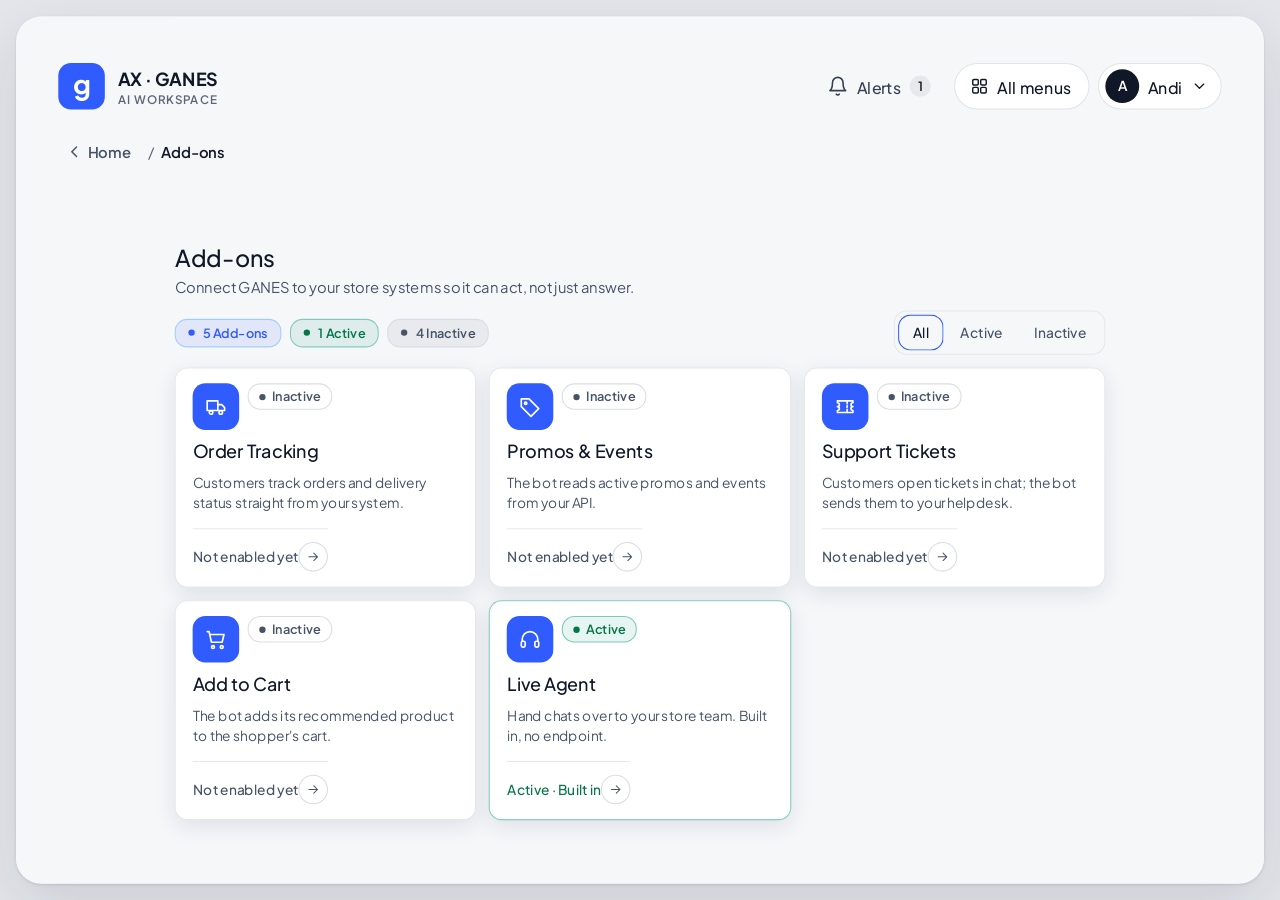
<file: add-ons.html>
<!DOCTYPE html>
<html lang="en">
<head>
<meta charset="utf-8">
<meta name="viewport" content="width=device-width, initial-scale=1">
<title>Add-ons · AX GANES</title>
<link rel="stylesheet" href="assets/css/custom.css">
</head>
<body data-page="add-ons">
<div id="wrap"><div id="tab"><iframe src="assets/poc/ganes-poc.html?embed=1#addons" title="Add-ons"></iframe></div></div>
<script src="assets/js/main.js"></script>
</body>
</html>
</file>
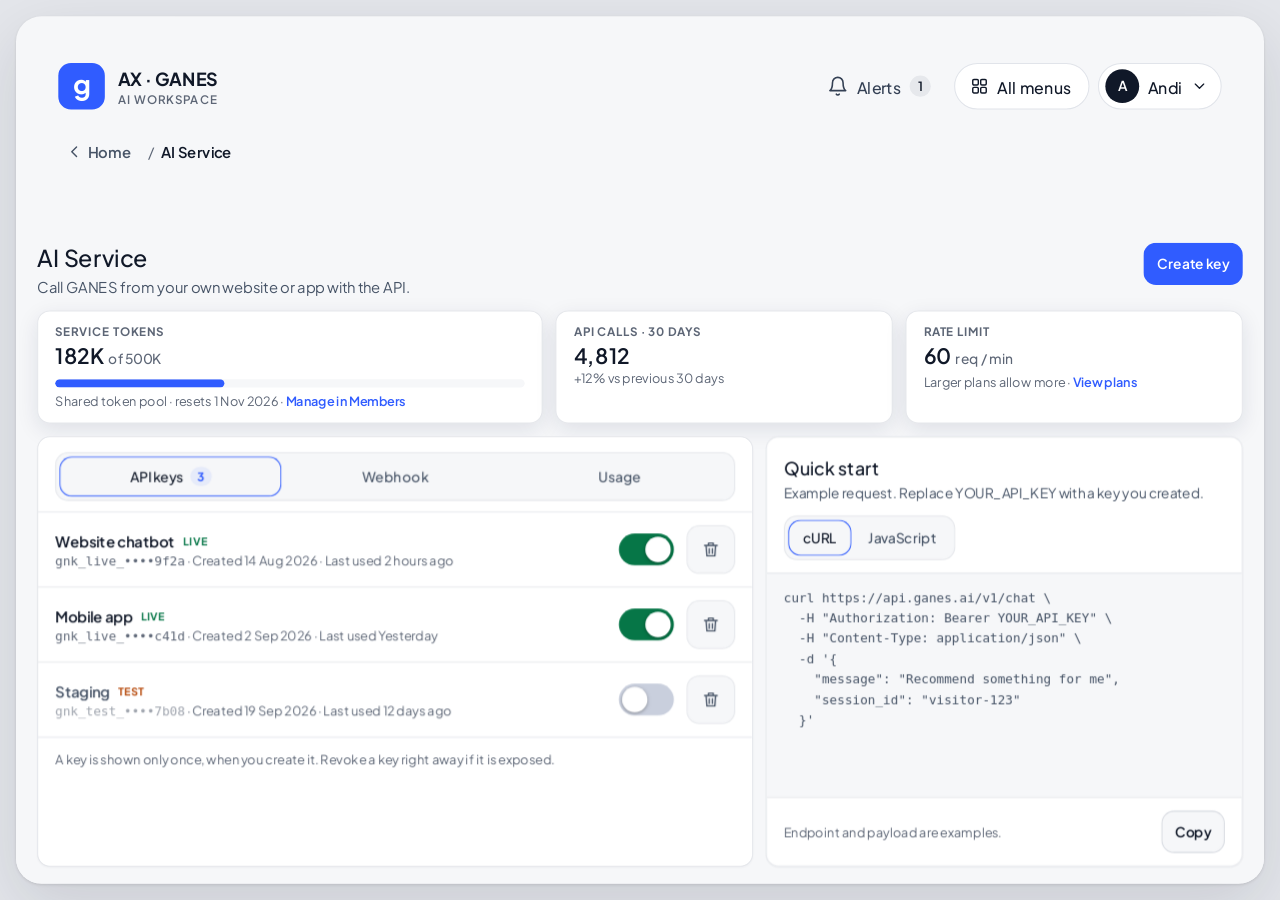
<file: ai-service.html>
<!DOCTYPE html>
<html lang="en">
<head>
<meta charset="utf-8">
<meta name="viewport" content="width=device-width, initial-scale=1">
<title>AI Service · AX GANES</title>
<link rel="stylesheet" href="assets/css/custom.css">
</head>
<body data-page="ai-service">
<div id="wrap"><div id="tab"><iframe src="assets/poc/ganes-poc.html?embed=1#svc" title="AI Service"></iframe></div></div>
<script src="assets/js/main.js"></script>
</body>
</html>
</file>
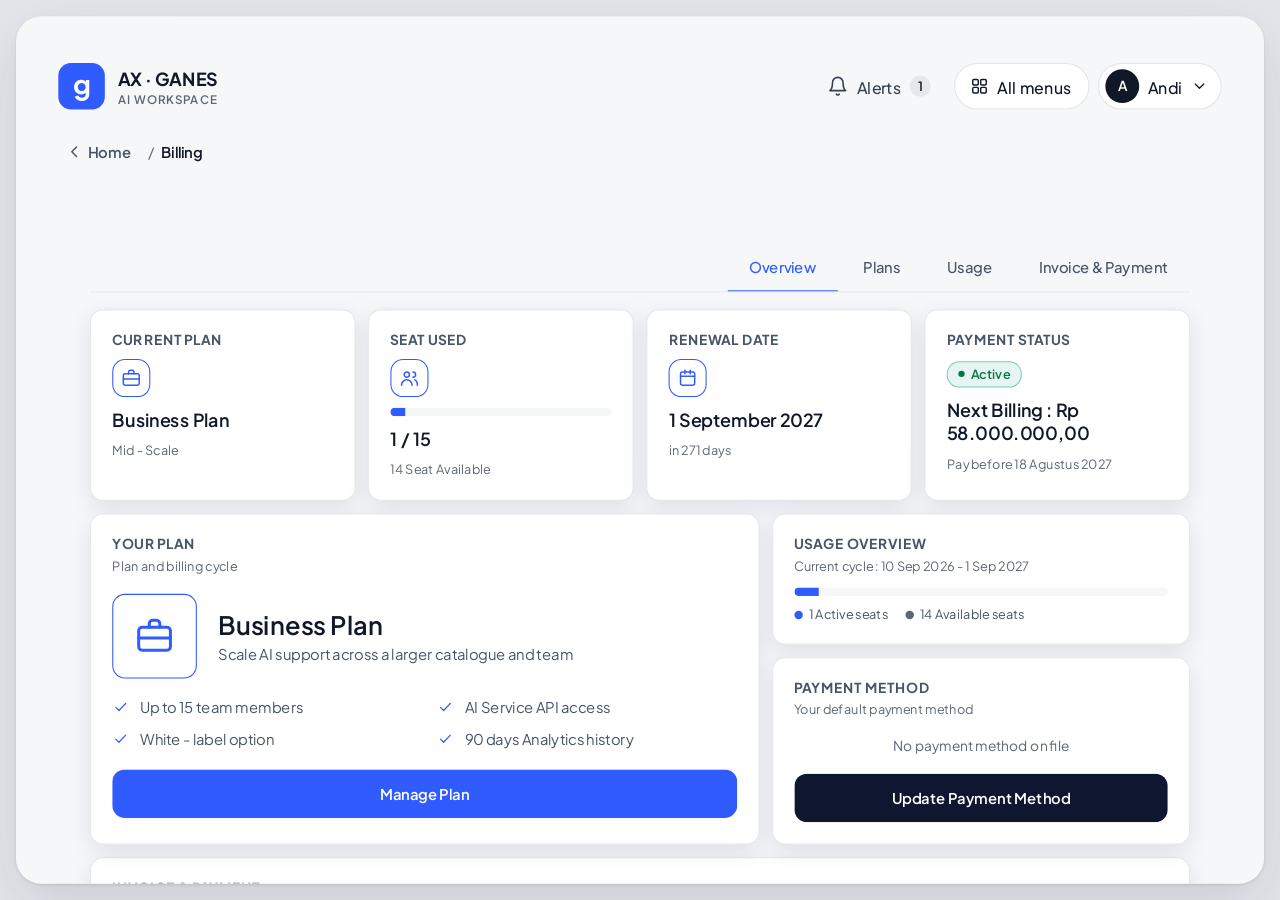
<file: billing.html>
<!DOCTYPE html>
<html lang="en">
<head>
<meta charset="utf-8">
<meta name="viewport" content="width=device-width, initial-scale=1">
<title>Billing · AX GANES</title>
<link rel="stylesheet" href="assets/css/custom.css">
</head>
<body data-page="billing">
<div id="wrap"><div id="tab"><iframe src="assets/poc/ganes-poc.html?embed=1#bill" title="Billing"></iframe></div></div>
<script src="assets/js/main.js"></script>
</body>
</html>
</file>
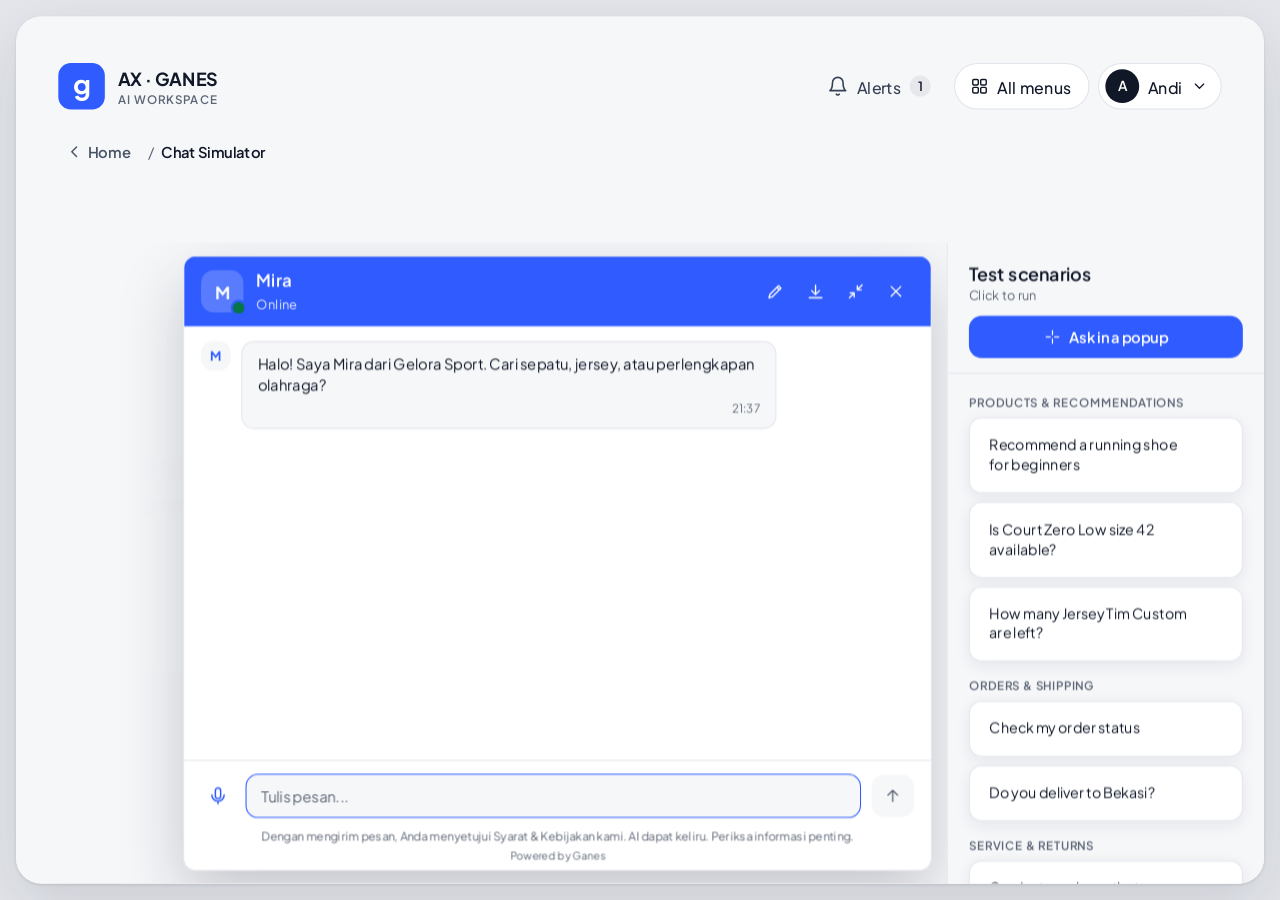
<file: chat-simulator.html>
<!DOCTYPE html>
<html lang="en">
<head>
<meta charset="utf-8">
<meta name="viewport" content="width=device-width, initial-scale=1">
<title>Chat Simulator · AX GANES</title>
<link rel="stylesheet" href="assets/css/custom.css">
</head>
<body data-page="chat-simulator">
<div id="wrap"><div id="tab"><iframe src="assets/poc/ganes-poc.html?embed=1#chat" title="Chat Simulator"></iframe></div></div>
<script src="assets/js/main.js"></script>
</body>
</html>
</file>
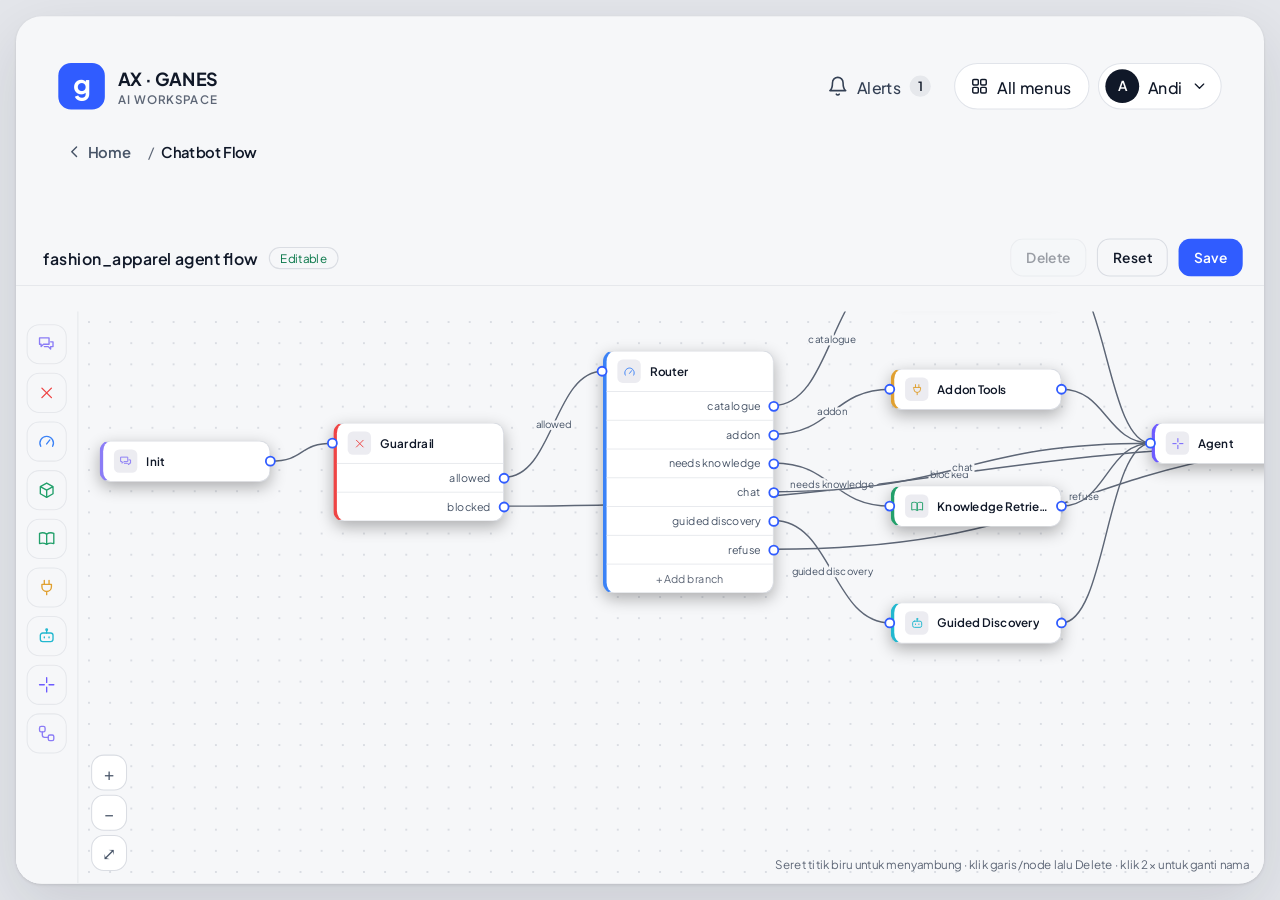
<file: chatbot-flow.html>
<!DOCTYPE html>
<html lang="en">
<head>
<meta charset="utf-8">
<meta name="viewport" content="width=device-width, initial-scale=1">
<title>Chatbot Flow · AX GANES</title>
<link rel="stylesheet" href="assets/css/custom.css">
</head>
<body data-page="chatbot-flow">
<div id="wrap"><div id="tab"><iframe src="assets/poc/ganes-poc.html?embed=1#flow" title="Chatbot Flow"></iframe></div></div>
<script src="assets/js/main.js"></script>
</body>
</html>
</file>
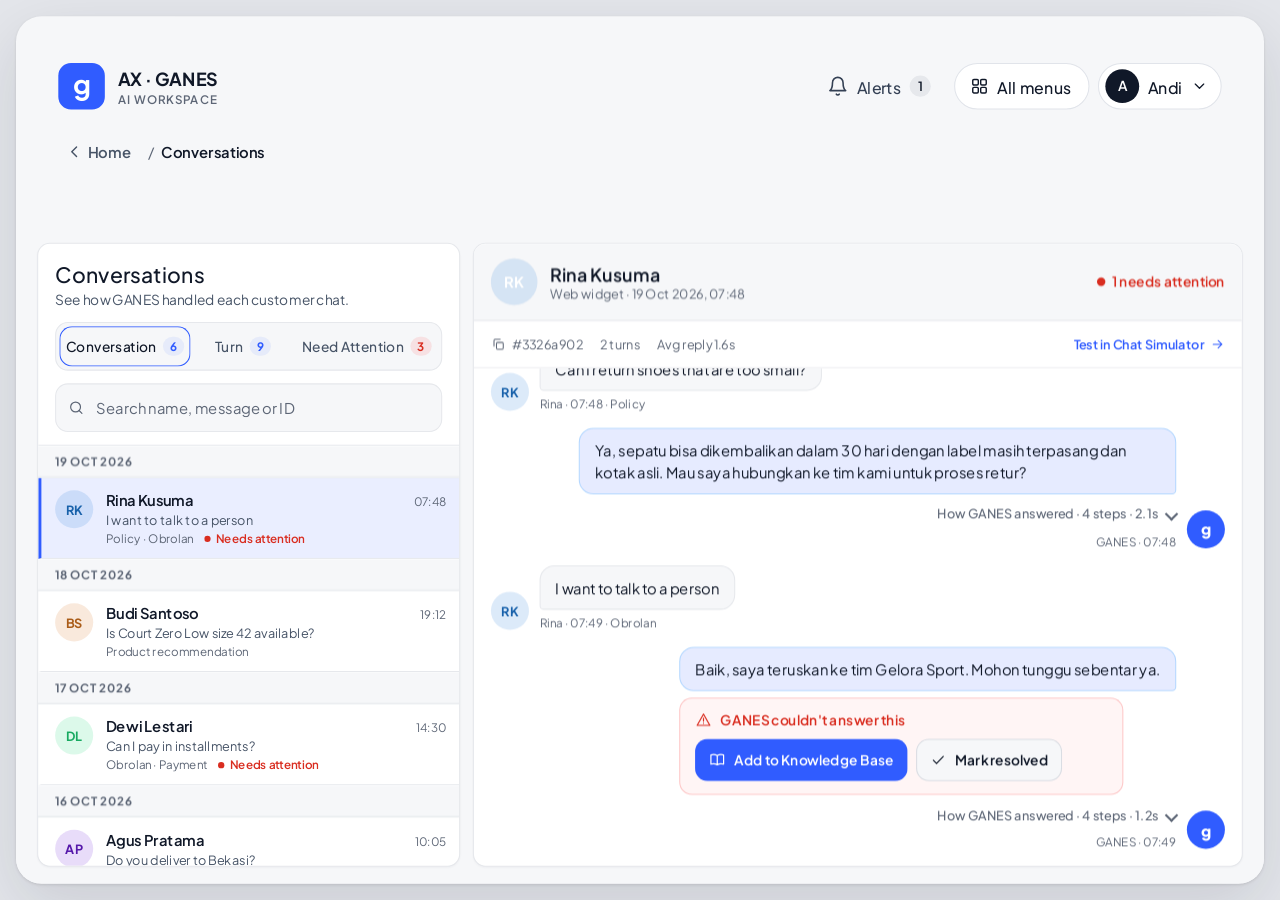
<file: conversations.html>
<!DOCTYPE html>
<html lang="en">
<head>
<meta charset="utf-8">
<meta name="viewport" content="width=device-width, initial-scale=1">
<title>Conversations · AX GANES</title>
<link rel="stylesheet" href="assets/css/custom.css">
</head>
<body data-page="conversations">
<div id="wrap"><div id="tab"><iframe src="assets/poc/ganes-poc.html?embed=1#conv" title="Conversations"></iframe></div></div>
<script src="assets/js/main.js"></script>
</body>
</html>
</file>
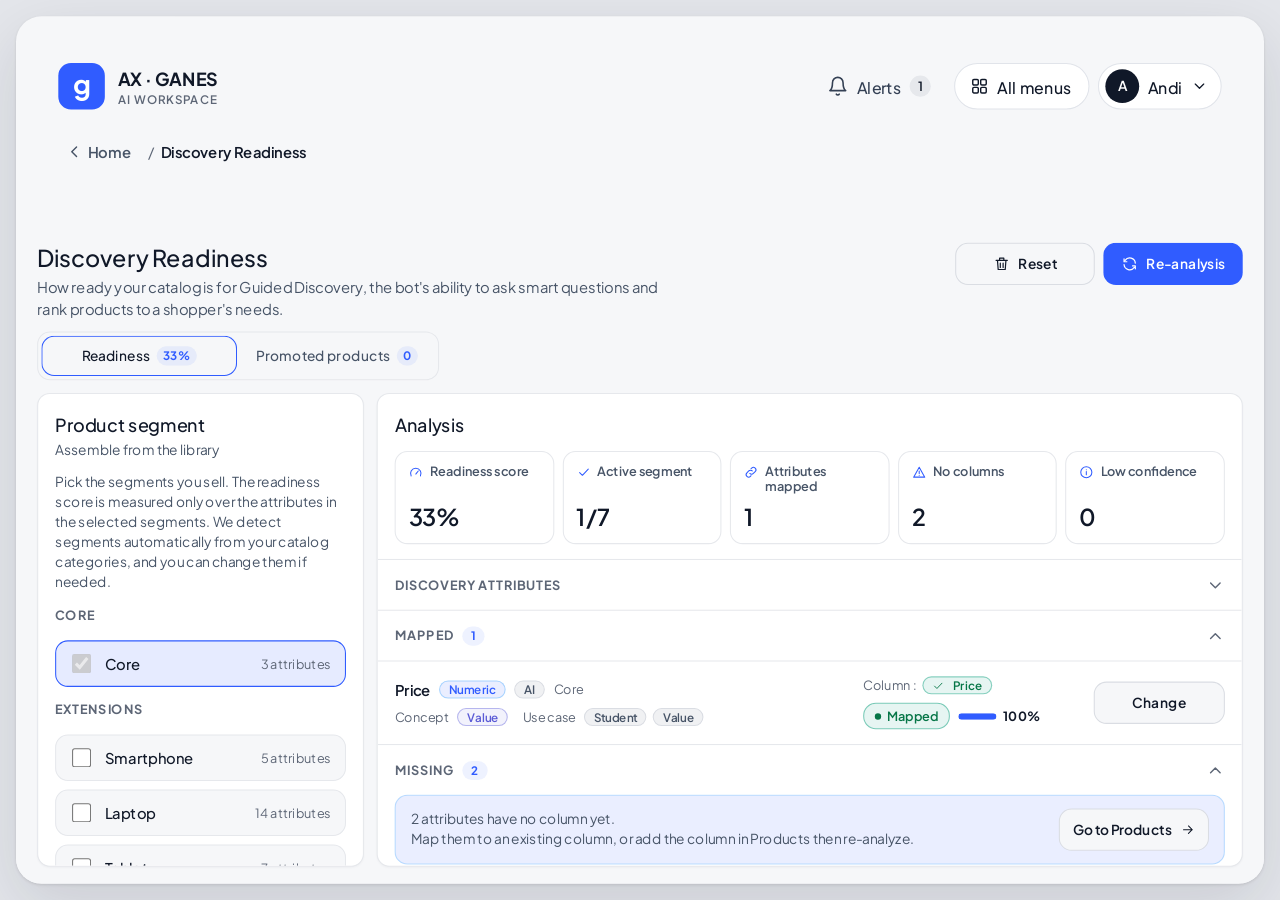
<file: discovery-readiness.html>
<!DOCTYPE html>
<html lang="en">
<head>
<meta charset="utf-8">
<meta name="viewport" content="width=device-width, initial-scale=1">
<title>Discovery Readiness · AX GANES</title>
<link rel="stylesheet" href="assets/css/custom.css">
</head>
<body data-page="discovery-readiness">
<div id="wrap"><div id="tab"><iframe src="assets/poc/ganes-poc.html?embed=1#disc" title="Discovery Readiness"></iframe></div></div>
<script src="assets/js/main.js"></script>
</body>
</html>
</file>
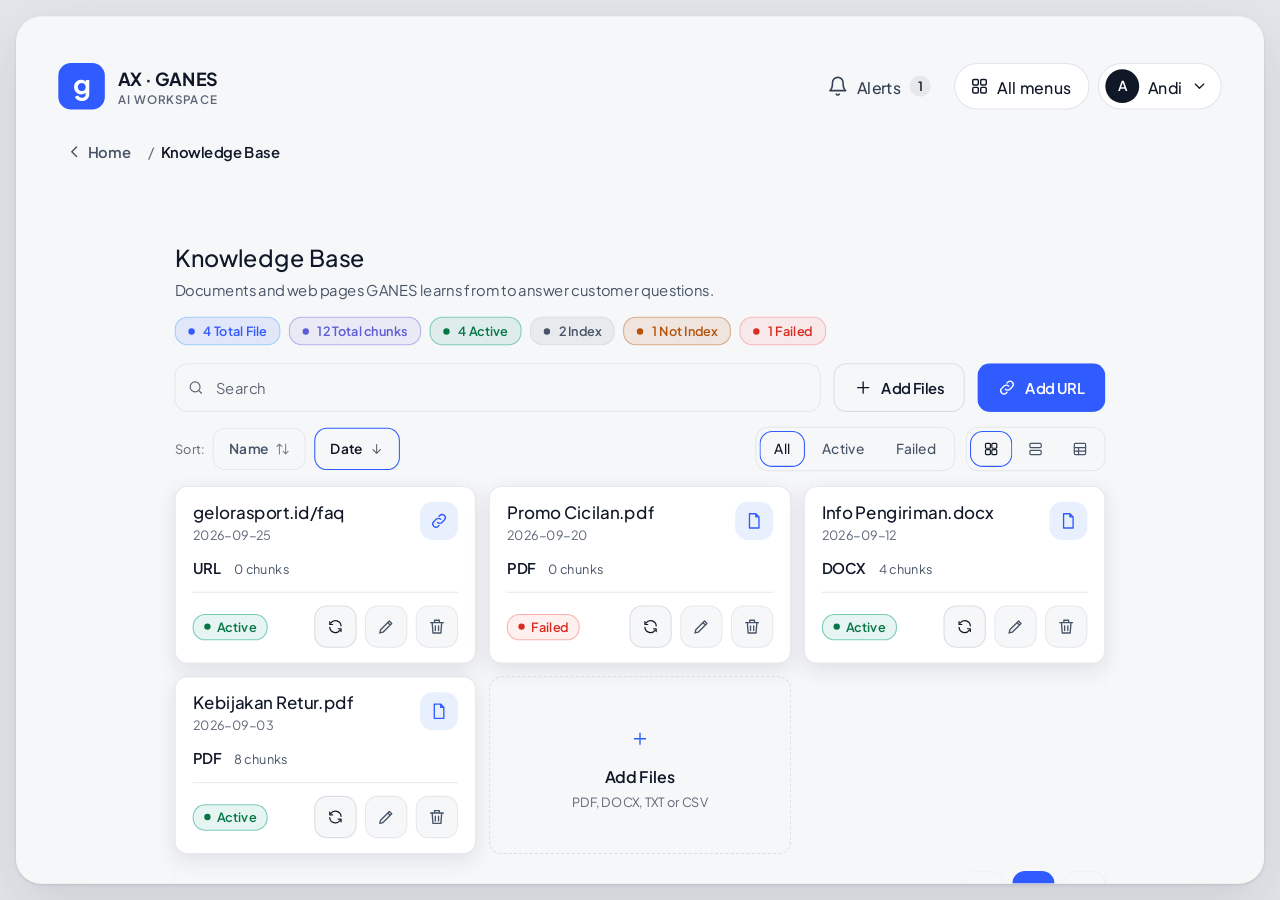
<file: knowledge-base.html>
<!DOCTYPE html>
<html lang="en">
<head>
<meta charset="utf-8">
<meta name="viewport" content="width=device-width, initial-scale=1">
<title>Knowledge Base · AX GANES</title>
<link rel="stylesheet" href="assets/css/custom.css">
</head>
<body data-page="knowledge-base">
<div id="wrap"><div id="tab"><iframe src="assets/poc/ganes-poc.html?embed=1#kb" title="Knowledge Base"></iframe></div></div>
<script src="assets/js/main.js"></script>
</body>
</html>
</file>
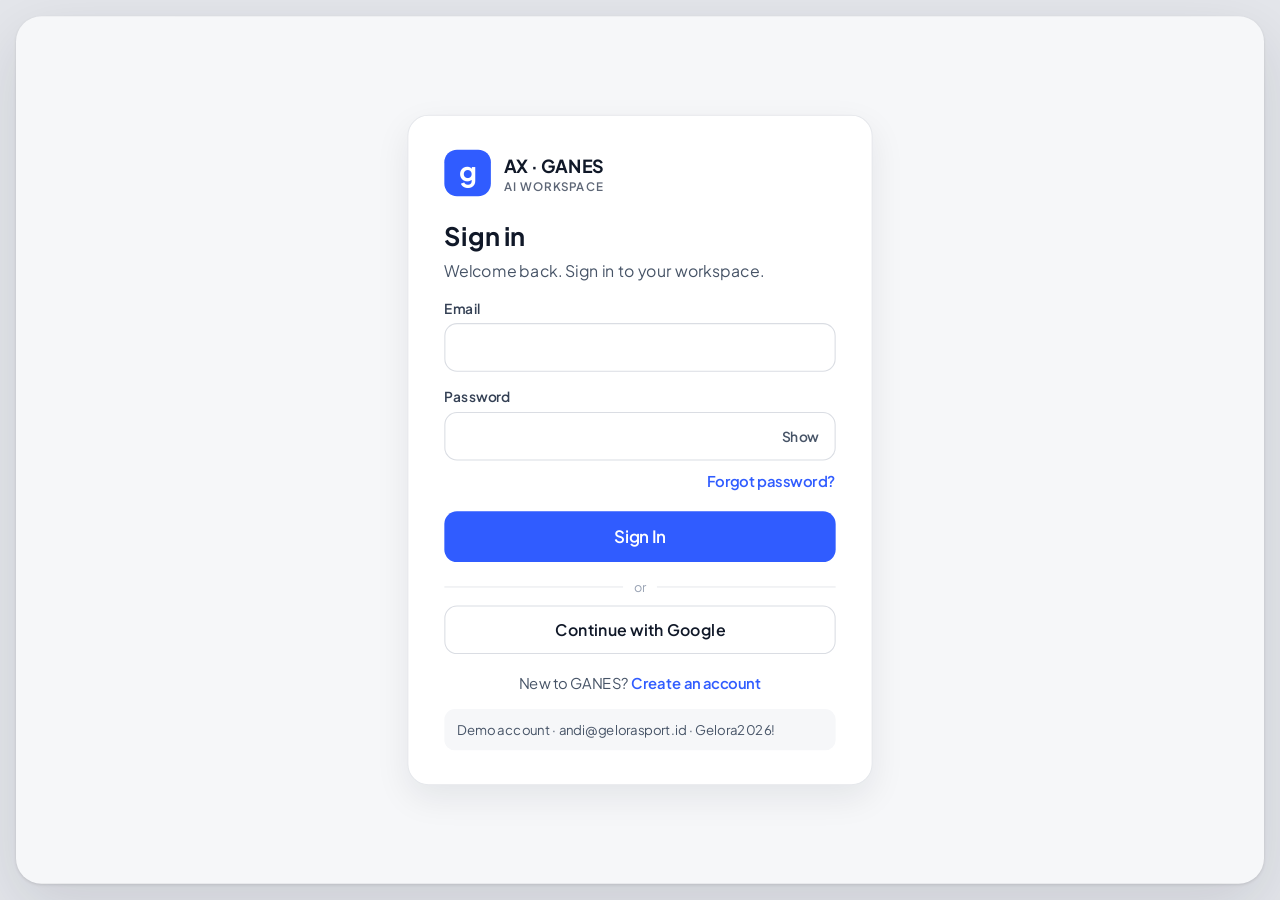
<file: login.html>
<!DOCTYPE html>
<html lang="en">
<head>
<meta charset="utf-8">
<meta name="viewport" content="width=device-width, initial-scale=1">
<title>Sign in · AX GANES</title>
<link href="https://fonts.googleapis.com/css2?family=Plus+Jakarta+Sans:wght@400;500;600;700&display=swap" rel="stylesheet">
<style>
/* AX GANES V.2 · Authentication & Onboarding (flow from ganes-ax, Home v2.1 design system) */
:root{--a:#305CFF;--a08:rgba(48,92,255,.08);--t1:#101828;--t2:#344054;--t3:#475467;--t4:#5D6676;--t5:#98A2B3;--bd:#E6E8EC;--bd3:#DADDE3;--bg:#F6F7F9;--red:#D92D20;--red2:#B42318;--ok:#067647}
*{box-sizing:border-box}html,body{margin:0;height:100%}
body{background:#E4E6EB;font-family:'Plus Jakarta Sans',system-ui,sans-serif;color:var(--t1);overflow:hidden}
button,input,select,textarea{font-family:inherit}button{cursor:pointer}[hidden]{display:none!important}
#wrap{position:fixed;inset:0;display:flex;align-items:center;justify-content:center}
#tab{width:1180px;height:820px;flex:none;border-radius:24px;overflow:hidden;background:var(--bg);box-shadow:0 1px 3px rgba(0,0,0,.12),0 20px 60px rgba(16,24,40,.12);transform-origin:center;display:flex;flex-direction:column;position:relative}
body.shot{background:var(--bg)}body.shot #wrap{position:static}body.shot #tab{transform:none!important;border-radius:0;box-shadow:none}
.logo{width:44px;height:44px;border-radius:12px;background:var(--a);color:#fff;display:flex;align-items:center;justify-content:center;font-size:26px;font-weight:700;padding-bottom:4px}
.brand{display:flex;align-items:center;gap:12px}.brand b{display:block;font-size:17px}.brand small{display:block;margin-top:2px;font-size:11px;font-weight:600;letter-spacing:.08em;color:var(--t4)}
.au{flex:1;display:flex;align-items:center;justify-content:center}
.card{width:440px;background:#fff;border:1px solid var(--bd);border-radius:20px;padding:32px 34px;box-shadow:0 12px 32px rgba(16,24,40,.08)}
.card .brand{margin-bottom:22px}
h1{margin:0;font-size:24px;line-height:1.3}.sub{margin:6px 0 0;font-size:15px;color:var(--t3);line-height:1.5}
label{display:block;margin-top:16px;font-size:13px;font-weight:600;color:var(--t2)}
.in{width:100%;height:46px;margin-top:6px;padding:0 14px;border:1px solid var(--bd3);border-radius:12px;font-size:15px;color:var(--t1);background:#fff;outline:0}
.in:focus{border-color:var(--a);box-shadow:0 0 0 4px var(--a08)}.in.bad{border-color:var(--red)}
textarea.in{height:auto;min-height:86px;padding:10px 14px;resize:vertical;line-height:1.5}
.pw{position:relative}.pw .eye{position:absolute;right:6px;top:12px;height:34px;padding:0 10px;border:0;background:none;color:var(--t3);font-size:13px;font-weight:600;border-radius:8px}
.err{margin:6px 0 0;font-size:13px;color:var(--red2);min-height:0}
.row{display:flex;align-items:center;justify-content:space-between;margin-top:10px}
.lk{border:0;background:none;padding:0;color:var(--a);font-size:14px;font-weight:600}
.pri{width:100%;height:48px;margin-top:20px;border:0;border-radius:12px;background:var(--a);color:#fff;font-size:16px;font-weight:600}
.pri:hover{background:#2449D8}.pri:disabled{opacity:.45;cursor:default}
.gh{width:100%;height:46px;margin-top:10px;border:1px solid var(--bd3);border-radius:12px;background:#fff;color:var(--t1);font-size:15px;font-weight:600}
.or{display:flex;align-items:center;gap:10px;margin-top:16px;font-size:12px;color:var(--t5)}.or:before,.or:after{content:"";flex:1;height:1px;background:var(--bd)}
.foot{margin-top:18px;text-align:center;font-size:14px;color:var(--t3)}
.demo{margin-top:16px;padding:10px 12px;border-radius:10px;background:var(--bg);font-size:12.5px;color:var(--t3);line-height:1.5}
.rules{list-style:none;margin:10px 0 0;padding:0;display:grid;grid-template-columns:1fr 1fr;gap:4px 12px;font-size:12.5px;color:var(--t4)}
.rules li:before{content:"○ ";}.rules li.ok{color:var(--ok)}.rules li.ok:before{content:"✓ "}
.meter{display:flex;gap:4px;margin-top:8px}.meter i{flex:1;height:4px;border-radius:2px;background:var(--bd)}.meter i.on{background:var(--ok)}
.code{display:flex;gap:10px;margin-top:18px}.code input{width:52px;height:58px;text-align:center;font-size:22px;font-weight:700;border:1px solid var(--bd3);border-radius:12px;outline:0}
.code input:focus{border-color:var(--a);box-shadow:0 0 0 4px var(--a08)}
.toast{position:absolute;top:24px;left:50%;transform:translateX(-50%);background:var(--t1);color:#fff;font-size:14px;padding:12px 18px;border-radius:12px;z-index:9}
/* onboarding */
.ob{flex:1;display:flex;flex-direction:column;min-height:0}
.ob-hd{height:88px;flex:none;padding:22px 40px 0;display:flex;align-items:center;justify-content:space-between}
.steps{display:flex;gap:6px;list-style:none;margin:0;padding:0}
.steps li{display:flex;align-items:center;gap:8px;height:36px;padding:0 12px;border-radius:18px;font-size:13px;font-weight:600;color:var(--t5);background:#fff;border:1px solid var(--bd)}
.steps li i{width:20px;height:20px;border-radius:10px;border:2px solid #C9CED6;font-style:normal;font-size:11px;display:flex;align-items:center;justify-content:center}
.steps li.cur{color:var(--t1);border-color:var(--a)}.steps li.cur i{border-color:var(--a);color:var(--a)}
.steps li.done{color:var(--t3)}.steps li.done i{background:var(--a);border-color:var(--a);color:#fff}
.ob-bd{flex:1;min-height:0;display:grid;grid-template-columns:minmax(0,1fr) 340px;gap:20px;padding:12px 40px 0}
.pane{background:#fff;border:1px solid var(--bd);border-radius:20px;padding:26px 28px;overflow:auto}
.pane h2{margin:0;font-size:22px}.pane>p{margin:6px 0 0;font-size:14.5px;color:var(--t3)}
.two{display:grid;grid-template-columns:1fr 1fr;gap:0 16px}
.seg{display:flex;background:var(--bg);border-radius:12px;padding:4px;margin-top:16px}
.seg button{flex:1;height:38px;border:0;border-radius:9px;background:none;font-size:14px;font-weight:600;color:var(--t4)}
.seg button[aria-pressed=true]{background:#fff;color:var(--t1);box-shadow:0 1px 2px rgba(16,24,40,.08)}
.pc{display:grid;grid-template-columns:repeat(3,1fr);gap:10px;margin-top:14px}
.pc button{padding:14px;border:1px solid var(--bd);border-radius:14px;background:#fff;text-align:left}
.pc button[aria-pressed=true]{border-color:var(--a);background:var(--a08)}
.pc b{display:block;font-size:15px}.pc small{display:block;margin-top:4px;font-size:12px;color:var(--t4);line-height:1.4}
.need{font-size:11.5px;font-weight:700;color:#B54708;margin-left:6px}
.sum h3{margin:0 0 10px;font-size:13px;font-weight:700;letter-spacing:.06em;color:var(--t4);text-transform:uppercase}
.kv div{display:flex;justify-content:space-between;gap:12px;padding:10px 0;border-bottom:1px solid var(--bd);font-size:14px}.kv span{color:var(--t4)}.kv b{text-align:right;font-weight:600}
.kv em{font-style:normal;font-weight:600;color:#B54708}
.chat{margin-top:6px;border:1px solid var(--bd);border-radius:16px;overflow:hidden}
.chat .h{display:flex;align-items:center;gap:10px;padding:12px 14px;background:var(--a);color:#fff;font-size:14px;font-weight:600}
.chat .h i{width:30px;height:30px;border-radius:15px;background:rgba(255,255,255,.25);display:flex;align-items:center;justify-content:center;font-style:normal}
.chat p{margin:12px;padding:10px 12px;border-radius:12px;background:var(--bg);font-size:13.5px;line-height:1.5}
.sw{display:flex;gap:8px;margin-top:10px}.sw i{width:36px;height:36px;border-radius:10px;border:1px solid var(--bd)}
.ob-ft{flex:none;margin:16px 40px 24px;padding:14px 16px;display:flex;align-items:center;gap:10px;background:#fff;border:1px solid var(--bd);border-radius:16px}
.ob-ft .sp{flex:1}.ob-ft .pri{width:auto;margin:0;padding:0 24px;height:46px}.ob-ft .gh{width:auto;margin:0;padding:0 18px}
.ob-ft small{font-size:13px;color:var(--t4)}
</style>
</head>
<body>
<div id="wrap"><div id="tab"></div></div>
<script>
/* Flow (same as ganes-ax): Login · Sign Up (Owner) · Verify email (6-digit) · Onboarding 5 steps · Launch → Home */
const $=s=>document.querySelector(s);
const esc=s=>String(s).replace(/[&<>"]/g,c=>({'&':'&amp;','<':'&lt;','>':'&gt;','"':'&quot;'}[c]));
const DEMO={email:'andi@gelorasport.id',pw:'Gelora2026!',code:'123456'};
const IND=['Retail','Beauty & Cosmetics','Grocery & Supermarket','Gadget & Electronics','Financial Services (Bank & Securities)'];
const PERS=[['Mira','Friendly, guides new shoppers.'],['Lila','Playful, for a young audience.'],['Dimas','Technical and detailed.']];
let V='login',E={},T='',tt=0,cd=0,cdI=0,CODE=['','','','','',''];
let OB={step:0,store:'',web:'',cur:'IDR',ind:'',mode:'crawl',crawled:false,prof:{},asst:'Mira',tpl:'template',pers:'Mira',welcome:'Hi! I’m Mira from Gelora Sport. Looking for shoes, jerseys or sports gear?',scan:false};
const SU={name:'',email:'',pw:'',pw2:''};
function toast(m){T=m;render();clearTimeout(tt);tt=setTimeout(()=>{T='';render()},2600)}
const rules=p=>[['12+ characters',p.length>=12],['Upper & lower case',/[a-z]/.test(p)&&/[A-Z]/.test(p)],['A number',/\d/.test(p)],['A symbol',/[^A-Za-z0-9]/.test(p)]];
const brand=`<div class="brand"><span class="logo" aria-hidden="true">g</span><span><b>AX · GANES</b><small>AI WORKSPACE</small></span></div>`;
const er=k=>E[k]?`<p class="err" role="alert">${E[k]}</p>`:'';
function login(){return`<div class="au"><form class="card" id="f-login" novalidate>${brand}
 <h1>Sign in</h1><p class="sub">Welcome back. Sign in to your workspace.</p>
 <label for="le">Email</label><input class="in${E.login?' bad':''}" id="le" type="email" autocomplete="email" value="${esc(E.le||'')}">
 <label for="lp">Password</label><div class="pw"><input class="in${E.login?' bad':''}" id="lp" type="password" autocomplete="current-password"><button class="eye" type="button" data-a="eye">Show</button></div>
 ${er('login')}
 <div class="row"><span></span><button class="lk" type="button" data-a="forgot">Forgot password?</button></div>
 <button class="pri" type="submit">Sign In</button>
 <div class="or">or</div><button class="gh" type="button" data-a="google">Continue with Google</button>
 <p class="foot">New to GANES? <button class="lk" type="button" data-go="signup">Create an account</button></p>
 <div class="demo">Demo account · ${DEMO.email} · ${DEMO.pw}</div></form></div>`}
function pwParts(){const r=rules(SU.pw),n=r.filter(x=>x[1]).length;return`<div class="meter" aria-hidden="true">${r.map((_,i)=>`<i class="${i<n?'on':''}"></i>`).join('')}</div><ul class="rules">${r.map(([l,ok])=>`<li class="${ok?'ok':''}">${l}</li>`).join('')}</ul>`}
function signup(){return`<div class="au"><form class="card" id="f-signup" novalidate>${brand}
 <h1>Create your account</h1><p class="sub">Only the store Owner signs up. Your team is invited later.</p>
 <label for="sn">Name</label><input class="in${E.name?' bad':''}" id="sn" data-su="name" value="${esc(SU.name)}" autocomplete="name">${er('name')}
 <label for="se">Email</label><input class="in${E.email?' bad':''}" id="se" data-su="email" type="email" value="${esc(SU.email)}" autocomplete="email">${er('email')}
 <label for="sp">Password</label><input class="in${E.pw?' bad':''}" id="sp" data-su="pw" type="password" value="${esc(SU.pw)}" autocomplete="new-password">
 <div id="pwx">${pwParts()}</div>${er('pw')}
 <label for="sp2">Confirm password</label><input class="in${E.pw2?' bad':''}" id="sp2" data-su="pw2" type="password" value="${esc(SU.pw2)}" autocomplete="new-password">${er('pw2')}
 <button class="pri" type="submit">Create account</button>
 <p class="foot">Already have an account? <button class="lk" type="button" data-go="login">Sign in</button></p></form></div>`}
function verify(){return`<div class="au"><form class="card" id="f-verify" novalidate>${brand}
 <h1>Verify your email</h1><p class="sub">We sent a 6-digit verification code to <b>${esc(SU.email||DEMO.email)}</b>.</p>
 <div class="code">${[0,1,2,3,4,5].map(i=>`<input id="ci${i}" inputmode="numeric" maxlength="6" autocomplete="one-time-code" data-ci="${i}" value="${CODE[i]}" aria-label="Digit ${i+1}">`).join('')}</div>${er('code')}
 <button class="pri" type="submit">Continue</button>
 <div class="row"><button class="lk" type="button" data-go="login">Back to Sign In</button><span id="rsd">${rsd()}</span></div>
 <div class="demo">Demo code · ${DEMO.code}</div></form></div>`}
const rsd=()=>cd>0?`<span style="font-size:13px;color:var(--t4)">Resend in 00:${String(cd).padStart(2,'0')}</span>`:`<button class="lk" type="button" data-a="resend">Resend code</button>`;
function startCd(){clearInterval(cdI);cd=60;cdI=setInterval(()=>{cd--;if(cd<=0)clearInterval(cdI);const el=document.getElementById('rsd');if(el&&V==='verify')el.innerHTML=rsd()},1000)}
/* ---------- onboarding ---------- */
const OBS=['Store Info','Company Profile','Persona','Theme','Finish'];
const PROF=[['desc','Description','Sports shoes, jerseys and sports gear in South Jakarta.'],['addr','Address','Jl. Fatmawati, South Jakarta'],['ret','Return policy','Returns within 30 days, label attached, original box.'],['days','Operating days','Monday – Saturday'],['closed','Closed days','Sunday, public holidays'],['hours','Hours','09:00 – 20:00'],['phone','Phone',''],['mail','Email','hello@gelorasport.id'],['extra','Extra info','']];
function obPane(){
 const s=OB.step;
 if(s===0)return`<h2>Store Info</h2><p>Tell us about your store.</p>
  <label for="o-n">Store name *</label><input class="in${E.ob?' bad':''}" id="o-n" data-ob="store" value="${esc(OB.store)}">
  <label for="o-w">Store website</label><input class="in" id="o-w" data-ob="web" placeholder="https://" value="${esc(OB.web)}">
  <div class="two"><div><label for="o-c">Currency</label><select class="in" id="o-c" data-ob="cur"><option>IDR</option><option>USD</option></select></div>
  <div><label for="o-i">Industry *</label><select class="in${E.ob&&!OB.ind?' bad':''}" id="o-i" data-ob="ind"><option value="">Choose…</option>${IND.map(i=>`<option${OB.ind===i?' selected':''}>${i}</option>`).join('')}</select></div></div>${er('ob')}`;
 if(s===1)return`<h2>Company Profile</h2><p>Ganes uses this to answer customers (hours, contact, returns).</p>
  <div class="seg" role="group"><button data-mode="crawl" aria-pressed="${OB.mode==='crawl'}" type="button">Crawl from website</button><button data-mode="manual" aria-pressed="${OB.mode==='manual'}" type="button">Manual input</button></div>
  ${OB.mode==='crawl'?`<label for="o-u">Info page URL</label><div style="display:flex;gap:8px"><input class="in" id="o-u" value="${esc(OB.web||'https://gelorasport.id')}"><button class="gh" style="width:auto;margin-top:6px;padding:0 16px" type="button" data-a="crawl">${OB.crawled?'Crawl again':'Crawl website'}</button></div>`:''}
  ${(OB.mode==='manual'||OB.crawled)?`<div class="two">${PROF.map(([k,l])=>`<div><label for="p-${k}">${l}${OB.prof[k]?'':'<span class="need">needs input</span>'}</label><input class="in" id="p-${k}" data-pf="${k}" value="${esc(OB.prof[k]||'')}"></div>`).join('')}</div>`:''}`;
 if(s===2)return`<h2>Persona</h2><p>How your assistant talks to customers.</p>
  <label for="o-a">Assistant name</label><input class="in" id="o-a" data-ob="asst" value="${esc(OB.asst)}">
  <div class="seg" role="group"><button data-tpl="template" aria-pressed="${OB.tpl==='template'}" type="button">Bot template</button><button data-tpl="custom" aria-pressed="${OB.tpl==='custom'}" type="button">Custom bot</button></div>
  ${OB.tpl==='template'?`<div class="pc">${PERS.map(([n,d])=>`<button data-pers="${n}" aria-pressed="${OB.pers===n}" type="button"><b>${n}</b><small>${d}</small></button>`).join('')}</div>`:''}
  <label for="o-wm">Welcome message</label><textarea class="in" id="o-wm" data-ob="welcome">${esc(OB.welcome)}</textarea>`;
 if(s===3)return`<h2>Theme</h2><p>Brand colours for the chat widget.</p>
  <label for="o-tw">Website URL</label><div style="display:flex;gap:8px"><input class="in" id="o-tw" value="${esc(OB.web||'https://gelorasport.id')}"><button class="gh" style="width:auto;margin-top:6px;padding:0 16px" type="button" data-a="scan">Scan website</button></div>
  ${OB.scan?`<div class="kv" style="margin-top:14px"><div><span>Website</span><b>${esc(OB.web||'gelorasport.id')}</b></div><div><span>Colors</span><b><span class="sw" style="justify-content:flex-end;margin:0"><i style="background:#0E7C3A"></i><i style="background:#F2B705"></i><i style="background:#101828"></i></span></b></div><div><span>Logo</span><b>Not found</b></div></div>`:`<p style="margin-top:14px;font-size:13.5px;color:var(--t4)">You can continue without scanning. Theme can be set later in Settings › Appearance.</p>`}`;
 return`<h2>Finish</h2><p>Review your setup. Items not ready become your first to-do steps on Home.</p>
  <div class="kv" style="margin-top:14px"><div><span>Store</span><b>${esc(OB.store||'—')}</b></div><div><span>Website</span><b>${esc(OB.web||'—')}</b></div><div><span>Industry</span><b>${esc(OB.ind||'—')}</b></div>
  <div><span>Products</span><em>Not set</em></div><div><span>Knowledge</span><em>No sources yet</em></div><div><span>Persona</span><b>${esc(OB.tpl==='template'?OB.pers:'Custom')}</b></div><div><span>Assistant name</span><b>${esc(OB.asst)}</b></div></div>`;
}
function obSide(){
 if(OB.step===2)return`<div class="sum"><h3>Live preview</h3><div class="chat"><div class="h"><i>${esc((OB.asst||'?')[0])}</i>${esc(OB.asst||'Assistant')}</div><p>${esc(OB.welcome)}</p></div></div>`;
 return`<div class="sum"><h3>Setup summary</h3><div class="kv"><div><span>Store name</span><b>${esc(OB.store||'—')}</b></div><div><span>Website</span><b>${esc(OB.web||'—')}</b></div><div><span>Currency</span><b>${OB.cur}</b></div><div><span>Industry</span><b>${esc(OB.ind||'—')}</b></div></div></div>`;
}
function onboard(){const s=OB.step;return`<div class="ob"><div class="ob-hd">${brand}<ol class="steps" aria-label="Setup progress">${OBS.map((l,i)=>`<li class="${i<s?'done':i===s?'cur':''}"><i>${i<s?'✓':i+1}</i>${l}</li>`).join('')}</ol></div>
 <div class="ob-bd"><section class="pane">${obPane()}</section><aside class="pane">${obSide()}</aside></div>
 <div class="ob-ft">${s?`<button class="gh" type="button" data-a="obback">Back</button>`:''}<small>Step ${s+1} of 5 · all steps required</small><span class="sp"></span><button class="pri" type="button" data-a="obnext">${s===4?'Launch workspace':'Next'}</button></div></div>`}
function render(){
 const ae=document.activeElement,id=ae&&ae.id,pos=ae&&ae.selectionStart;
 $('#tab').innerHTML=(V==='login'?login():V==='signup'?signup():V==='verify'?verify():onboard())+(T?`<div class="toast" role="status">${esc(T)}</div>`:'');
 if(id){const el=document.getElementById(id);if(el){el.focus();try{el.setSelectionRange(pos,pos)}catch(e){}}}
}
function go(v){V=v;E={};if(v==='verify')CODE=['','','','','',''];render();if(v==='verify')startCd()}
/* ---------- events ---------- */
document.addEventListener('submit',e=>{e.preventDefault();const f=e.target.id;
 if(f==='f-login'){const em=$('#le').value.trim(),pw=$('#lp').value;E={le:em};
   if(!em||!pw){E.login='Enter your email and password.';return render()}
   if(em.toLowerCase()!==DEMO.email||pw!==DEMO.pw){E.login='Wrong email or password.';return render()}
   try{localStorage.removeItem('ax24-state')}catch(x){}location.href='index.html?login=1'}
 if(f==='f-signup'){E={};
   if(!SU.name.trim())E.name='Enter your name.';
   if(!/^\S+@\S+\.\S+$/.test(SU.email))E.email='Enter a valid email.';else if(SU.email.toLowerCase()===DEMO.email)E.email='This email is already registered. Log in?';
   if(rules(SU.pw).some(r=>!r[1]))E.pw='Password doesn’t meet all rules.';
   if(SU.pw!==SU.pw2)E.pw2='Passwords must match.';
   if(Object.keys(E).length)return render();go('verify')}
 if(f==='f-verify'){const c=CODE.join('');
   if(c.length<6){E={code:'Enter all 6 digits.'};return render()}
   if(c!==DEMO.code){E={code:'The code doesn’t match.'};return render()}
   CODE=['','','','','',''];OB.store='';go('onboard')}
});
document.addEventListener('click',e=>{const b=e.target.closest('[data-go],[data-a],[data-mode],[data-tpl],[data-pers]');if(!b)return;
 if(b.dataset.go)return go(b.dataset.go);
 if(b.dataset.mode){OB.mode=b.dataset.mode;return render()}
 if(b.dataset.tpl){OB.tpl=b.dataset.tpl;return render()}
 if(b.dataset.pers){OB.pers=b.dataset.pers;OB.asst=b.dataset.pers;OB.welcome=`Hi! I’m ${b.dataset.pers} from ${OB.store||'our store'}. How can I help?`;return render()}
 const a=b.dataset.a;
 if(a==='eye'){const p=$('#lp');p.type=p.type==='password'?'text':'password';b.textContent=p.type==='password'?'Show':'Hide'}
 if(a==='forgot')toast('Enter your email → reset link sent → set a new password → Sign in.');
 if(a==='google')toast('Google sign-in: same checks as Sign In (prototype).');
 if(a==='resend'){toast('New code sent.');startCd()}
 if(a==='crawl'){OB.crawled=true;PROF.forEach(([k,,v])=>{if(v)OB.prof[k]=v});toast('Website read. Check the fields.')}
 if(a==='scan'){OB.scan=true;render()}
 if(a==='obback'){OB.step--;render()}
 if(a==='obnext'){
   if(OB.step===0&&(!OB.store.trim()||!OB.ind)){E={ob:'Fill in store name and industry to continue.'};return render()}
   E={};if(OB.step<4){OB.step++;return render()}
   try{localStorage.removeItem('ax24-state')}catch(x){}location.href='index.html?new=1'}
});
document.addEventListener('input',e=>{const t=e.target;
 if(t.dataset.su){SU[t.dataset.su]=t.value;if(t.dataset.su==='pw'){const x=document.getElementById('pwx');if(x)x.innerHTML=pwParts()}}
 if(t.dataset.ob){OB[t.dataset.ob]=t.value;const side=document.querySelector('.ob-bd aside');if(side)side.innerHTML=obSide()}
 if(t.dataset.pf){OB.prof[t.dataset.pf]=t.value}
 if(t.dataset.ci!==undefined){const i=+t.dataset.ci,v=t.value.replace(/\D/g,'');
   if(v.length>1){v.slice(0,6-i).split('').forEach((d,k)=>{CODE[i+k]=d;const el=document.getElementById('ci'+(i+k));if(el)el.value=d});const n=document.getElementById('ci'+Math.min(5,i+v.length));if(n)n.focus();return}
   CODE[i]=v;t.value=v;if(v){const n=document.getElementById('ci'+(i+1));if(n)n.focus()}}
});
document.addEventListener('keydown',e=>{const t=e.target;if(t.dataset&&t.dataset.ci!==undefined&&e.key==='Backspace'&&!t.value){const p=document.getElementById('ci'+(+t.dataset.ci-1));if(p){p.focus();p.value='';CODE[+t.dataset.ci-1]=''}}});
document.addEventListener('change',e=>{if(e.target.dataset.ob){OB[e.target.dataset.ob]=e.target.value;const side=document.querySelector('.ob-bd aside');if(side)side.innerHTML=obSide()}});
/* self-test probe: runs the auth flow inside this page (works on file://) */
addEventListener('message',async e=>{const m=e.data;if(!m||m.ax!=='probe-auth')return;const w=ms=>new Promise(r=>setTimeout(r,ms));const R=[];const ok=(n,c)=>R.push([!!c,n]);
 const set=(id,v)=>{const x=document.getElementById(id);x.value=v;x.dispatchEvent(new Event('input',{bubbles:true}))};const txt=()=>document.body.innerText;
 const typeIn=id=>{const el=document.getElementById(id);el.focus();let okk=true;for(const c of 'Gelora'){el.value+=c;el.dispatchEvent(new Event('input',{bubbles:true}));if(document.activeElement!==el||!el.isConnected)okk=false}el.value='';el.dispatchEvent(new Event('input',{bubbles:true}));return okk};
 try{go('login');ok('Typing keeps focus: login email',typeIn('le'));go('signup');ok('Typing keeps focus: sign-up fields',['sn','se','sp','sp2'].every(typeIn));
 V='onboard';OB.step=0;render();ok('Typing keeps focus: Store name & website',typeIn('o-n')&&typeIn('o-w'));OB.step=2;render();ok('Typing keeps focus: assistant & welcome',typeIn('o-a')&&typeIn('o-wm'));
 OB.step=1;OB.mode='manual';render();ok('Typing keeps focus: company profile fields',typeIn('p-desc')&&typeIn('p-phone'));OB=Object.assign(OB,{step:0,store:'',web:'',mode:'crawl',asst:'Mira'});go('login');document.getElementById('le').value=DEMO.email;document.getElementById('lp').value='nope';document.getElementById('f-login').requestSubmit();ok('Login: wrong password error',/Wrong email or password/.test(txt()));
 go('signup');set('sn','Budi');set('se',DEMO.email);set('sp','short');set('sp2','x');document.getElementById('f-signup').requestSubmit();
 ok('Sign up: validation (registered email, rules, match)',/already registered/.test(txt())&&/doesn’t meet/.test(txt())&&/must match/.test(txt()));
 set('se','budi@toko.id');set('sp','Toko2026!Sport');set('sp2','Toko2026!Sport');document.getElementById('f-signup').requestSubmit();ok('Sign up → Verify email',V==='verify');
 '123456'.split('').forEach((c,k)=>{const x=document.getElementById('ci'+k);x.value=c;x.dispatchEvent(new Event('input',{bubbles:true}))});await w(1300);
 ok('Verify: digits survive the countdown',[0,1,2,3,4,5].map(k=>document.getElementById('ci'+k).value).join('')==='123456');
 document.getElementById('f-verify').requestSubmit();ok('Verify: code 123456 → Onboarding',V==='onboard'&&OB.step===0);
 document.querySelector('[data-a=obnext]').click();ok('Onboarding: store name + industry required',/Fill in store name and industry/.test(txt()));
 set('o-n','Toko Budi');const s=document.getElementById('o-i');s.value='Retail';s.dispatchEvent(new Event('change',{bubbles:true}));
 for(let k=0;k<4;k++)document.querySelector('[data-a=obnext]').click();ok('Onboarding reaches Finish (5 steps)',OB.step===4&&/Launch workspace/.test(txt()));
 }catch(x){ok('Auth error: '+x.message,false)}
 e.source.postMessage({ax:'probe-r',id:m.id,res:R},'*')});
/* ---------- screenshot mode ---------- */
const SHOT={login:()=>{},login_err:()=>{E={login:'Wrong email or password.',le:'andi@gelorasport.id'}},
 signup:()=>{V='signup';Object.assign(SU,{name:'Andi',email:'andi.new@gelorasport.id',pw:'Gelora2026',pw2:''})},
 signup_err:()=>{V='signup';Object.assign(SU,{name:'Andi',email:DEMO.email,pw:'Gelora2026!x',pw2:'Gelora2026!x'});E={email:'This email is already registered. Log in?'}},
 verify:()=>{V='verify';SU.email='andi@gelorasport.id';cd=39},
 ob1:()=>{V='onboard';Object.assign(OB,{step:0,store:'Gelora Sport',web:'https://gelorasport.id',ind:'Retail'})},
 ob2:()=>{V='onboard';Object.assign(OB,{step:1,store:'Gelora Sport',web:'https://gelorasport.id',ind:'Retail',crawled:true});PROF.forEach(([k,,v])=>{if(v)OB.prof[k]=v})},
 ob3:()=>{V='onboard';Object.assign(OB,{step:2,store:'Gelora Sport',web:'https://gelorasport.id',ind:'Retail'})},
 ob4:()=>{V='onboard';Object.assign(OB,{step:3,store:'Gelora Sport',web:'https://gelorasport.id',ind:'Retail',scan:true})},
 ob5:()=>{V='onboard';Object.assign(OB,{step:4,store:'Gelora Sport',web:'https://gelorasport.id',ind:'Retail'})}};
const q=new URLSearchParams(location.search);
if(q.get('view')==='signup')V='signup';
if(q.get('shot')&&SHOT[q.get('shot')]){document.body.classList.add('shot');SHOT[q.get('shot')]()}
function fit(){if(document.body.classList.contains('shot'))return;$('#tab').style.transform=`scale(${Math.min((innerWidth-32)/1180,(innerHeight-32)/820,1.4)})`}
addEventListener('resize',fit);fit();render();
if(q.get('shot')){const sel=q.get('sel');if(sel){document.body.setAttribute('data-rects',JSON.stringify(JSON.parse(sel).map(x=>{const e=document.querySelector(x);if(!e)return null;const r=e.getBoundingClientRect();return[Math.round(r.left),Math.round(r.top),Math.round(r.width),Math.round(r.height)]})))}}
</script>
</body>
</html>
</file>
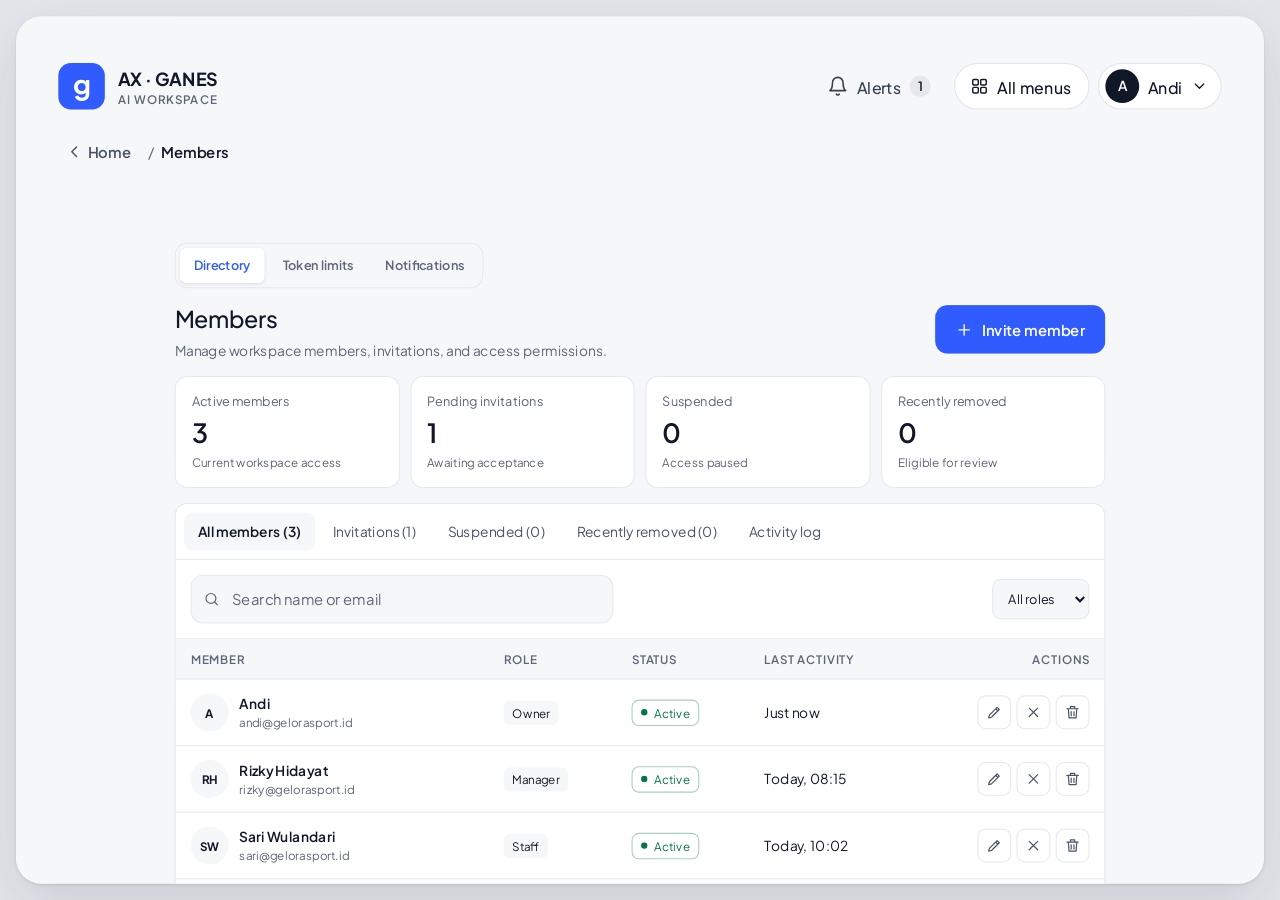
<file: members.html>
<!DOCTYPE html>
<html lang="en">
<head>
<meta charset="utf-8">
<meta name="viewport" content="width=device-width, initial-scale=1">
<title>Members · AX GANES</title>
<link rel="stylesheet" href="assets/css/custom.css">
</head>
<body data-page="members">
<div id="wrap"><div id="tab"><iframe src="assets/poc/ganes-poc.html?embed=1#members" title="Members"></iframe></div></div>
<script src="assets/js/main.js"></script>
</body>
</html>
</file>
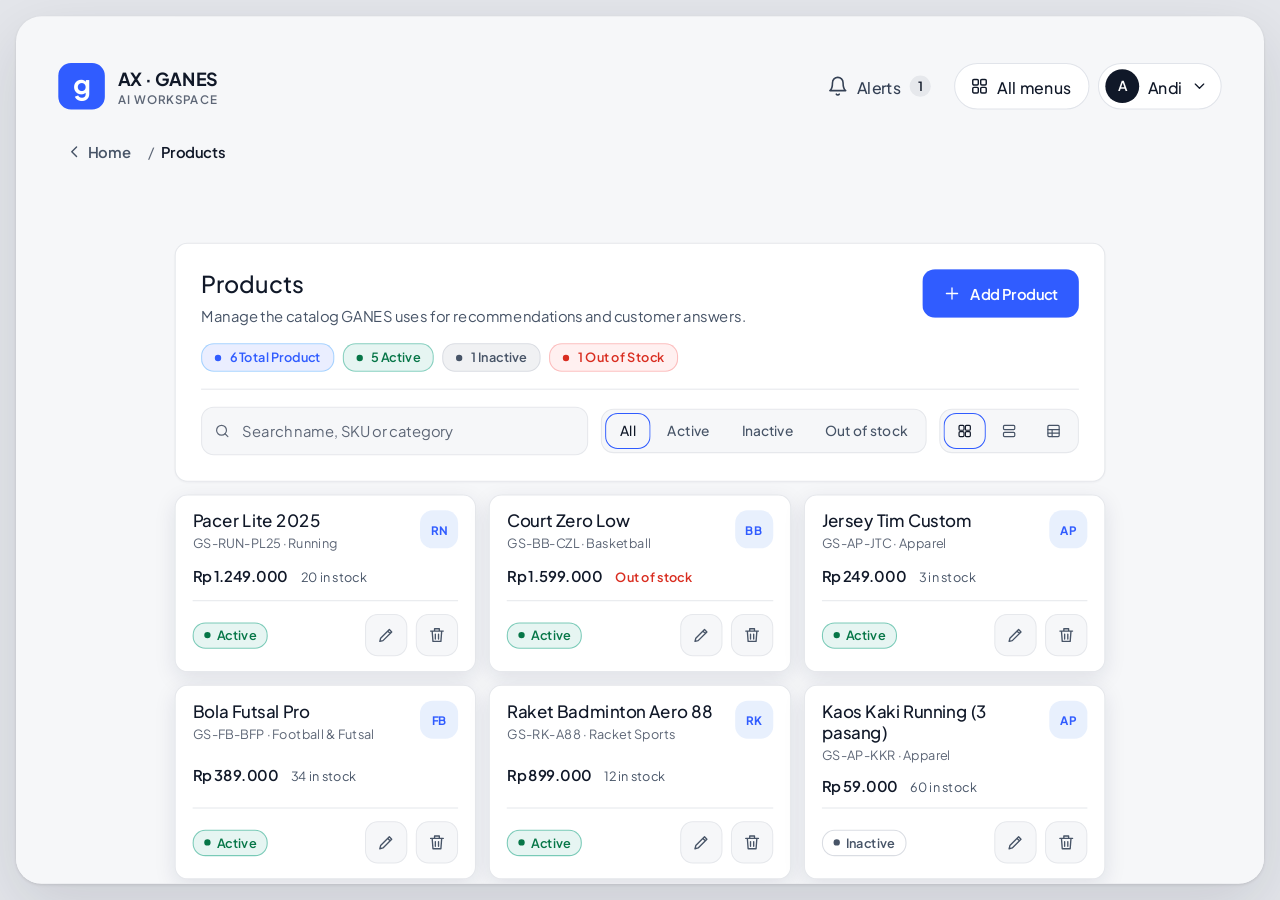
<file: products.html>
<!DOCTYPE html>
<html lang="en">
<head>
<meta charset="utf-8">
<meta name="viewport" content="width=device-width, initial-scale=1">
<title>Products · AX GANES</title>
<link rel="stylesheet" href="assets/css/custom.css">
</head>
<body data-page="products">
<div id="wrap"><div id="tab"><iframe src="assets/poc/ganes-poc.html?embed=1#prod" title="Products"></iframe></div></div>
<script src="assets/js/main.js"></script>
</body>
</html>
</file>
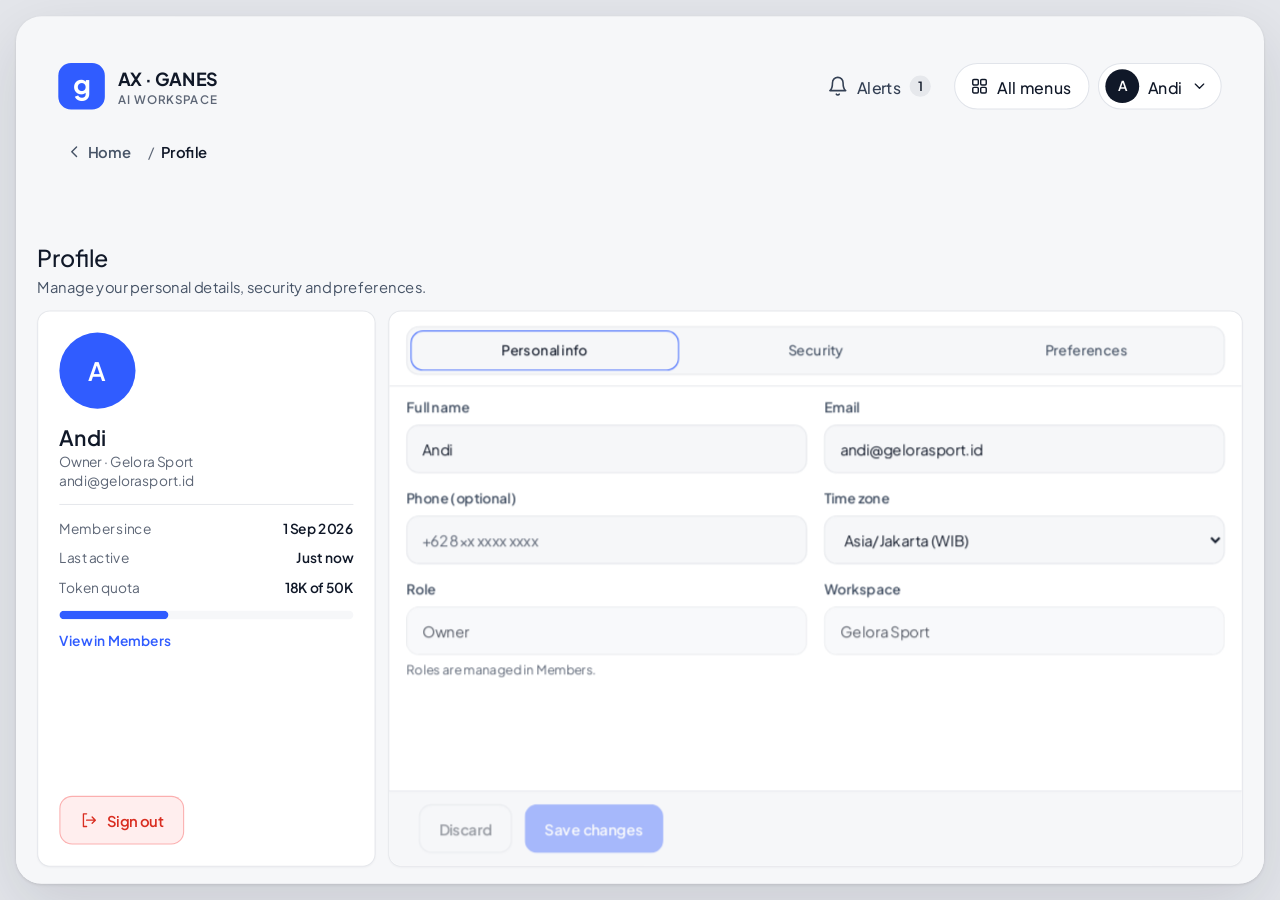
<file: profile.html>
<!DOCTYPE html>
<html lang="en">
<head>
<meta charset="utf-8">
<meta name="viewport" content="width=device-width, initial-scale=1">
<title>Profile · AX GANES</title>
<link rel="stylesheet" href="assets/css/custom.css">
</head>
<body data-page="profile">
<div id="wrap"><div id="tab"><iframe src="assets/poc/ganes-poc.html?embed=1#profile" title="Profile"></iframe></div></div>
<script src="assets/js/main.js"></script>
</body>
</html>
</file>
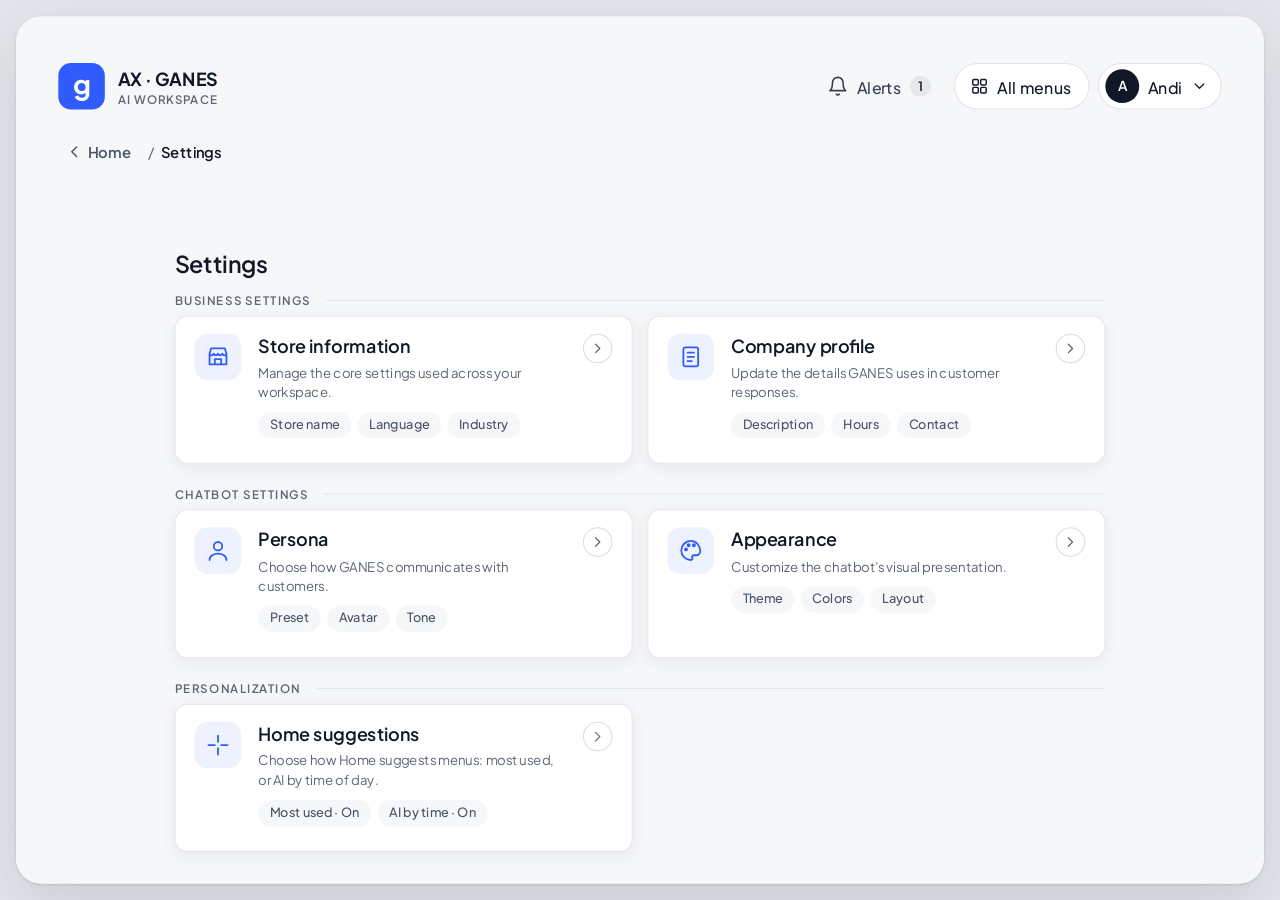
<file: settings.html>
<!DOCTYPE html>
<html lang="en">
<head>
<meta charset="utf-8">
<meta name="viewport" content="width=device-width, initial-scale=1">
<title>Settings · AX GANES</title>
<link rel="stylesheet" href="assets/css/custom.css">
</head>
<body data-page="settings">
<div id="wrap"><div id="tab"><iframe src="assets/poc/ganes-poc.html?embed=1#settings" title="Settings"></iframe></div></div>
<script src="assets/js/main.js"></script>
</body>
</html>
</file>
<file: assets/css/custom.css>
@import url('https://fonts.googleapis.com/css2?family=Plus+Jakarta+Sans:wght@400;500;600;700&display=swap');
/* AX GANES V.2 prototype v2.2 · shared styles for menu pages */
html,body{margin:0;height:100%}
body{background:#E4E6EB;color:#101828;font-family:'Plus Jakarta Sans',system-ui,sans-serif;overflow:hidden}
#wrap{position:fixed;inset:0;display:flex;align-items:center;justify-content:center}
#tab{width:1180px;height:820px;flex:none;border-radius:24px;overflow:hidden;background:#F6F7F9;box-shadow:0 1px 3px rgba(0,0,0,.12),0 20px 60px rgba(16,24,40,.12);transform-origin:center center}
#tab{display:flex;flex-direction:column;position:relative}
#tab iframe{display:block;width:100%;flex:1;border:0}
.hd{position:relative;z-index:10;height:88px;flex:none;padding:22px 40px 0;display:flex;align-items:center;justify-content:space-between;color:#101828}
.brand{display:flex;align-items:center;gap:12px;text-decoration:none;color:inherit}
.logo{width:44px;height:44px;border-radius:12px;background:#305CFF;color:#fff;display:flex;align-items:center;justify-content:center;font-size:26px;font-weight:700;line-height:1;padding-bottom:4px;box-sizing:border-box}
.brand b{display:block;font-size:17px;font-weight:700}.brand small{display:block;margin-top:2px;font-size:11px;font-weight:600;letter-spacing:.08em;color:#5D6676}
.nav{display:flex;align-items:center;gap:8px;position:relative}
.pill{height:44px;padding:0 16px 0 14px;border-radius:22px;border:1px solid #E1E4EA;background:#fff;color:#101828;font:500 15px 'Plus Jakarta Sans',sans-serif;display:flex;align-items:center;gap:8px;cursor:pointer;text-decoration:none;box-sizing:border-box}
.pill:hover{border-color:#C9CED6}.me{padding:0 12px 0 6px}
.alerts{height:44px;padding:0 14px;display:flex;align-items:center;gap:8px;color:#344054;font-size:15px;font-weight:500}
.badge{min-width:20px;height:20px;padding:0 6px;border-radius:10px;background:#E6E8EC;color:#101828;font-size:12px;font-weight:600;display:inline-flex;align-items:center;justify-content:center;box-sizing:border-box}
.av{width:32px;height:32px;border-radius:16px;background:#101828;color:#fff;font-size:13px;font-weight:600;display:flex;align-items:center;justify-content:center}
.crumb{flex:none;padding:0 40px 4px;display:flex;align-items:center;gap:6px;font-size:14px;color:#5D6676}
.crumb a{display:flex;align-items:center;gap:4px;height:36px;padding:0 10px 0 6px;border-radius:10px;color:#475467;font-weight:600;text-decoration:none}
.crumb a:hover{background:#EEF0F3;color:#101828}.crumb b{color:#101828;font-weight:600}
.dd{position:absolute;top:52px;right:0;width:300px;background:#fff;border:1px solid #E6E8EC;border-radius:16px;box-shadow:0 16px 40px rgba(16,24,40,.14);padding:8px;z-index:30;font-family:'Plus Jakarta Sans',sans-serif}
.dd .who{display:flex;align-items:center;gap:12px;padding:10px 10px 12px;border-bottom:1px solid #E6E8EC;margin-bottom:6px}
.dd .who .av{width:40px;height:40px;border-radius:20px;font-size:15px}.dd .who b{display:block;font-size:15px}.dd .who small{display:block;font-size:12.5px;color:#5D6676}
.di{display:flex;align-items:center;min-height:44px;padding:8px 10px;border-radius:10px;color:#101828;font-size:14.5px;font-weight:500;text-decoration:none}
.di:hover{background:#F6F7F9}.dh{margin:10px 10px 4px;font-size:11px;font-weight:700;letter-spacing:.08em;color:#5D6676}.dsep{height:1px;background:#E6E8EC;margin:6px 2px}
.homeb{position:fixed;left:16px;bottom:16px;z-index:10;display:flex;align-items:center;gap:8px;padding:8px 12px;border-radius:8px;border:1px solid rgba(255,255,255,.18);background:#0B1020;color:#E5E7EB;font:600 12px/1 system-ui,sans-serif;text-decoration:none}
.homeb span{padding:3px 7px;border-radius:4px;background:#1E8FFF;color:#fff}

.taskbar{flex:none;margin:4px 40px 8px;padding:12px 14px 12px 16px;border:1px solid #E6E8EC;border-radius:16px;background:#fff;display:flex;align-items:center;gap:12px;font-family:'Plus Jakarta Sans',sans-serif;box-shadow:0 1px 2px rgba(16,24,40,.04)}
.taskbar .ic{width:36px;height:36px;flex:none;border-radius:18px;background:rgba(48,92,255,.08);color:#305CFF;display:flex;align-items:center;justify-content:center}
.taskbar .x{flex:1;min-width:0}.taskbar .x small{display:block;font-size:12px;font-weight:600;letter-spacing:.06em;color:#5D6676}
.taskbar .x b{display:block;font-size:15px;color:#101828}.taskbar .x span{display:block;font-size:13.5px;color:#475467;margin-top:1px}
.taskbar a,.taskbar button{height:40px;padding:0 14px;border-radius:12px;font:600 14px 'Plus Jakarta Sans',sans-serif;display:flex;align-items:center;text-decoration:none;cursor:pointer;white-space:nowrap}
.taskbar .gh{border:0;background:none;color:#475467}.taskbar .gh:hover{background:#EEF0F3}
.taskbar .pr{border:0;background:#305CFF;color:#fff}
.taskbar.ok{border-color:#ABEFC6;background:#ECFDF3}.taskbar.ok .ic{background:#067647;color:#fff}
</file>
